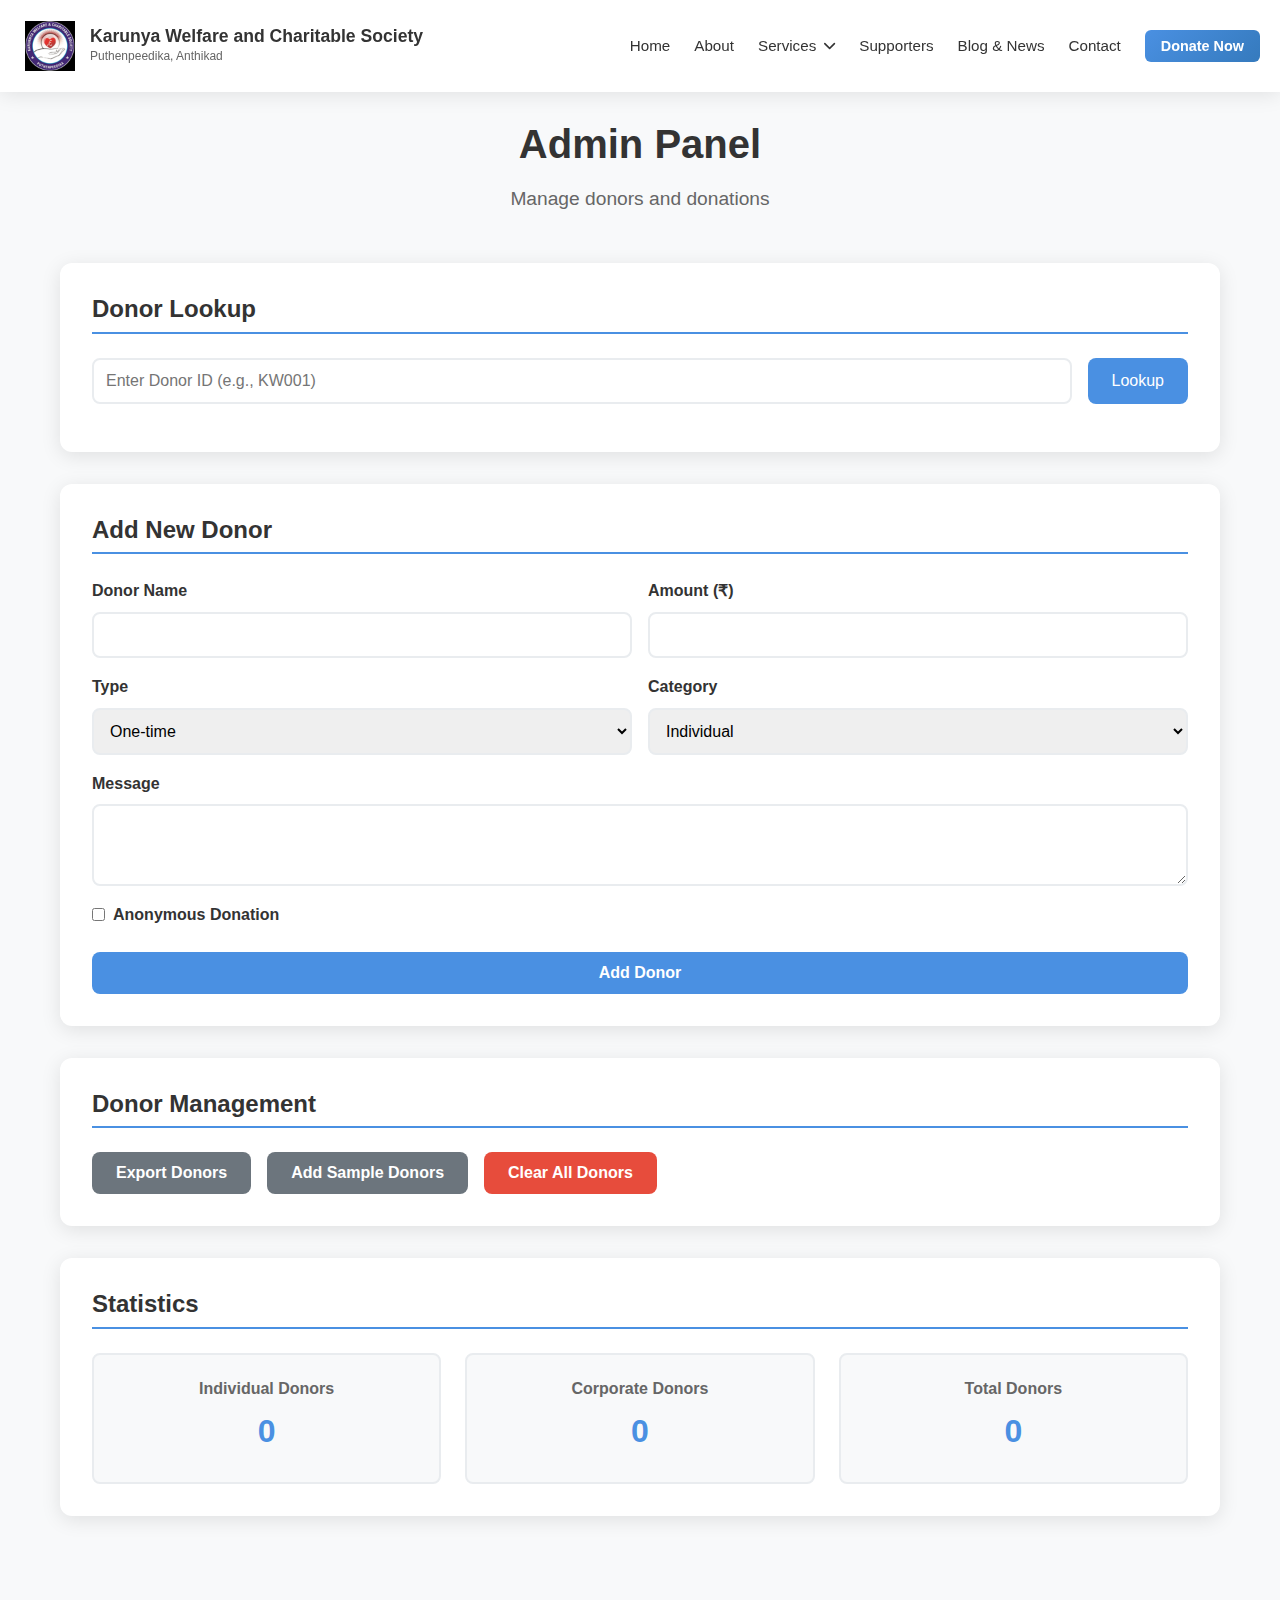
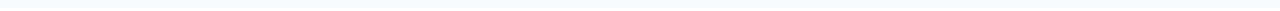
<file: admin.html>
<!DOCTYPE html>
<html lang="en">
<head>
    <meta charset="UTF-8">
    <meta name="viewport" content="width=device-width, initial-scale=1.0">
    <title>Admin Panel - Karunya Welfare and Charitable Society</title>
    <link rel="stylesheet" href="styles.css">
    <link rel="stylesheet" href="https://cdnjs.cloudflare.com/ajax/libs/font-awesome/6.0.0/css/all.min.css">
</head>
<body>
    <!-- Header -->
    <header class="header">
        <nav class="navbar">
            <div class="nav-container">
                <div class="nav-logo">
                    <div class="logo-icon">
                        <img src="images/karunya-logo.png" alt="Karunya Welfare and Charitable Society" class="logo-image">
                    </div>
                    <div class="logo-text">
                        <h2>Karunya Welfare and Charitable Society</h2>
                        <p>Puthenpeedika, Anthikad</p>
                    </div>
                </div>
                <ul class="nav-menu" id="nav-menu">
                    <li><a href="index.html" class="nav-link">Home</a></li>
                    <li><a href="index.html#about" class="nav-link">About</a></li>
                    <li class="dropdown">
                        <a href="index.html#services" class="nav-link dropdown-toggle">Services <i class="fas fa-chevron-down"></i></a>
                        <ul class="dropdown-menu">
                            <li><a href="services/home-care.html" class="dropdown-link">
                                <i class="fas fa-home"></i>
                                <span>Home Care</span>
                            </a></li>
                            <li><a href="services/outpatient-clinic.html" class="dropdown-link">
                                <i class="fas fa-hospital"></i>
                                <span>Outpatient Clinic</span>
                            </a></li>
                            <li><a href="services/hospice-daycare.html" class="dropdown-link">
                                <i class="fas fa-heart"></i>
                                <span>Hospice & Daycare</span>
                            </a></li>
                            <li><a href="services/physiotherapy.html" class="dropdown-link">
                                <i class="fas fa-dumbbell"></i>
                                <span>Physiotherapy</span>
                            </a></li>
                            <li><a href="services/peer-support-groups.html" class="dropdown-link">
                                <i class="fas fa-users"></i>
                                <span>Peer Support Groups</span>
                            </a></li>
                            <li><a href="services/rehabilitation.html" class="dropdown-link">
                                <i class="fas fa-hands-helping"></i>
                                <span>Rehabilitation</span>
                            </a></li>
                        </ul>
                    </li>
                    <li><a href="index.html#donors" class="nav-link">Supporters</a></li>
                    <li><a href="blog.html" class="nav-link">Blog & News</a></li>
                    <li><a href="index.html#contact" class="nav-link">Contact</a></li>
                    <li><a href="donate.html" class="donate-btn">Donate Now</a></li>
                </ul>
                <div class="hamburger" id="hamburger">
                    <span></span>
                    <span></span>
                    <span></span>
                </div>
            </div>
        </nav>
    </header>

    <!-- Admin Panel -->
    <section class="admin-panel" style="padding: 120px 0 60px;">
        <div class="container">
            <div class="admin-header">
                <h1>Admin Panel</h1>
                <p>Manage donors and donations</p>
            </div>

            <!-- Donor Lookup -->
            <div class="admin-section">
                <h2>Donor Lookup</h2>
                <div class="lookup-form">
                    <input type="text" id="donorIdInput" placeholder="Enter Donor ID (e.g., KW001)" class="lookup-input">
                    <button onclick="lookupDonor()" class="lookup-btn">Lookup</button>
                </div>
                <div id="lookupResult" class="lookup-result"></div>
            </div>

            <!-- Add New Donor -->
            <div class="admin-section">
                <h2>Add New Donor</h2>
                <form id="addDonorForm" class="admin-form">
                    <div class="form-row">
                        <div class="form-group">
                            <label for="donorName">Donor Name</label>
                            <input type="text" id="donorName" name="name" required>
                        </div>
                        <div class="form-group">
                            <label for="donorAmount">Amount (₹)</label>
                            <input type="number" id="donorAmount" name="amount" required>
                        </div>
                    </div>
                    <div class="form-row">
                        <div class="form-group">
                            <label for="donorType">Type</label>
                            <select id="donorType" name="type">
                                <option value="one-time">One-time</option>
                                <option value="monthly">Monthly</option>
                            </select>
                        </div>
                        <div class="form-group">
                            <label for="donorCategory">Category</label>
                            <select id="donorCategory" name="category">
                                <option value="individual">Individual</option>
                                <option value="corporate">Corporate</option>
                            </select>
                        </div>
                    </div>
                    <div class="form-group">
                        <label for="donorMessage">Message</label>
                        <textarea id="donorMessage" name="message" rows="3"></textarea>
                    </div>
                    <div class="form-group">
                        <label class="checkbox-label">
                            <input type="checkbox" id="donorAnonymous" name="anonymous">
                            <span class="checkmark"></span>
                            Anonymous Donation
                        </label>
                    </div>
                    <button type="submit" class="admin-btn">Add Donor</button>
                </form>
            </div>

            <!-- Donor Management -->
            <div class="admin-section">
                <h2>Donor Management</h2>
                <div class="admin-actions">
                    <button onclick="exportDonors()" class="admin-btn secondary">Export Donors</button>
                    <button onclick="addSampleDonors()" class="admin-btn secondary">Add Sample Donors</button>
                    <button onclick="clearAllDonors()" class="admin-btn danger">Clear All Donors</button>
                </div>
            </div>

            <!-- Donor Statistics -->
            <div class="admin-section">
                <h2>Statistics</h2>
                <div class="stats-grid">
                    <div class="stat-card">
                        <h3>Individual Donors</h3>
                        <span class="stat-number" id="individualCount">0</span>
                    </div>
                    <div class="stat-card">
                        <h3>Corporate Donors</h3>
                        <span class="stat-number" id="corporateCount">0</span>
                    </div>
                    <div class="stat-card">
                        <h3>Total Donors</h3>
                        <span class="stat-number" id="totalCount">0</span>
                    </div>
                </div>
            </div>
        </div>
    </section>

    <script src="script.js"></script>
    <script>
        // Admin-specific functions
        function lookupDonor() {
            const donorId = document.getElementById('donorIdInput').value.trim();
            const resultDiv = document.getElementById('lookupResult');
            
            if (!donorId) {
                resultDiv.innerHTML = '<div class="error">Please enter a donor ID</div>';
                return;
            }

            const donors = donorManager.donors;
            let foundDonor = null;
            
            // Search in individual donors
            foundDonor = donors.individual.find(donor => donor.id === donorId);
            if (!foundDonor) {
                // Search in corporate donors
                foundDonor = donors.corporate.find(donor => donor.id === donorId);
            }

            if (foundDonor) {
                resultDiv.innerHTML = `
                    <div class="donor-details">
                        <h3>Donor Details</h3>
                        <div class="detail-row">
                            <strong>Name:</strong> ${foundDonor.name}
                        </div>
                        <div class="detail-row">
                            <strong>ID:</strong> ${foundDonor.id}
                        </div>
                        <div class="detail-row">
                            <strong>Amount:</strong> ₹${foundDonor.amount.toLocaleString()}
                        </div>
                        <div class="detail-row">
                            <strong>Type:</strong> ${foundDonor.type === 'monthly' ? 'Monthly' : 'One-time'}
                        </div>
                        <div class="detail-row">
                            <strong>Date:</strong> ${foundDonor.date}
                        </div>
                        <div class="detail-row">
                            <strong>Message:</strong> "${foundDonor.message}"
                        </div>
                    </div>
                `;
            } else {
                resultDiv.innerHTML = '<div class="error">Donor not found</div>';
            }
        }

        function clearAllDonors() {
            if (confirm('Are you sure you want to clear all donors? This action cannot be undone.')) {
                donorManager.donors = {
                    individual: [],
                    corporate: [],
                    stats: {
                        individualCount: 0,
                        corporateCount: 0,
                        totalIndividual: 0,
                        totalCorporate: 0
                    }
                };
                donorManager.saveDonors();
                donorManager.updateDonorLists();
                updateAdminStats();
                alert('All donors have been cleared.');
            }
        }

        function updateAdminStats() {
            const stats = donorManager.donors.stats;
            document.getElementById('individualCount').textContent = stats.individualCount;
            document.getElementById('corporateCount').textContent = stats.corporateCount;
            document.getElementById('totalCount').textContent = stats.individualCount + stats.corporateCount;
        }

        // Handle add donor form
        document.getElementById('addDonorForm').addEventListener('submit', function(e) {
            e.preventDefault();
            
            const formData = new FormData(this);
            const donorData = {
                name: formData.get('name'),
                amount: formData.get('amount'),
                message: formData.get('message'),
                type: formData.get('type'),
                anonymous: document.getElementById('donorAnonymous').checked,
                isCorporate: formData.get('category') === 'corporate'
            };

            donorManager.addDonor(donorData);
            updateAdminStats();
            
            // Reset form
            this.reset();
            
            alert(`Donor added successfully! Donor ID: ${donorManager.donors[donorData.isCorporate ? 'corporate' : 'individual'][0].id}`);
        });

        // Initialize admin panel
        document.addEventListener('DOMContentLoaded', function() {
            updateAdminStats();
        });
    </script>
</body>
</html>
</file>
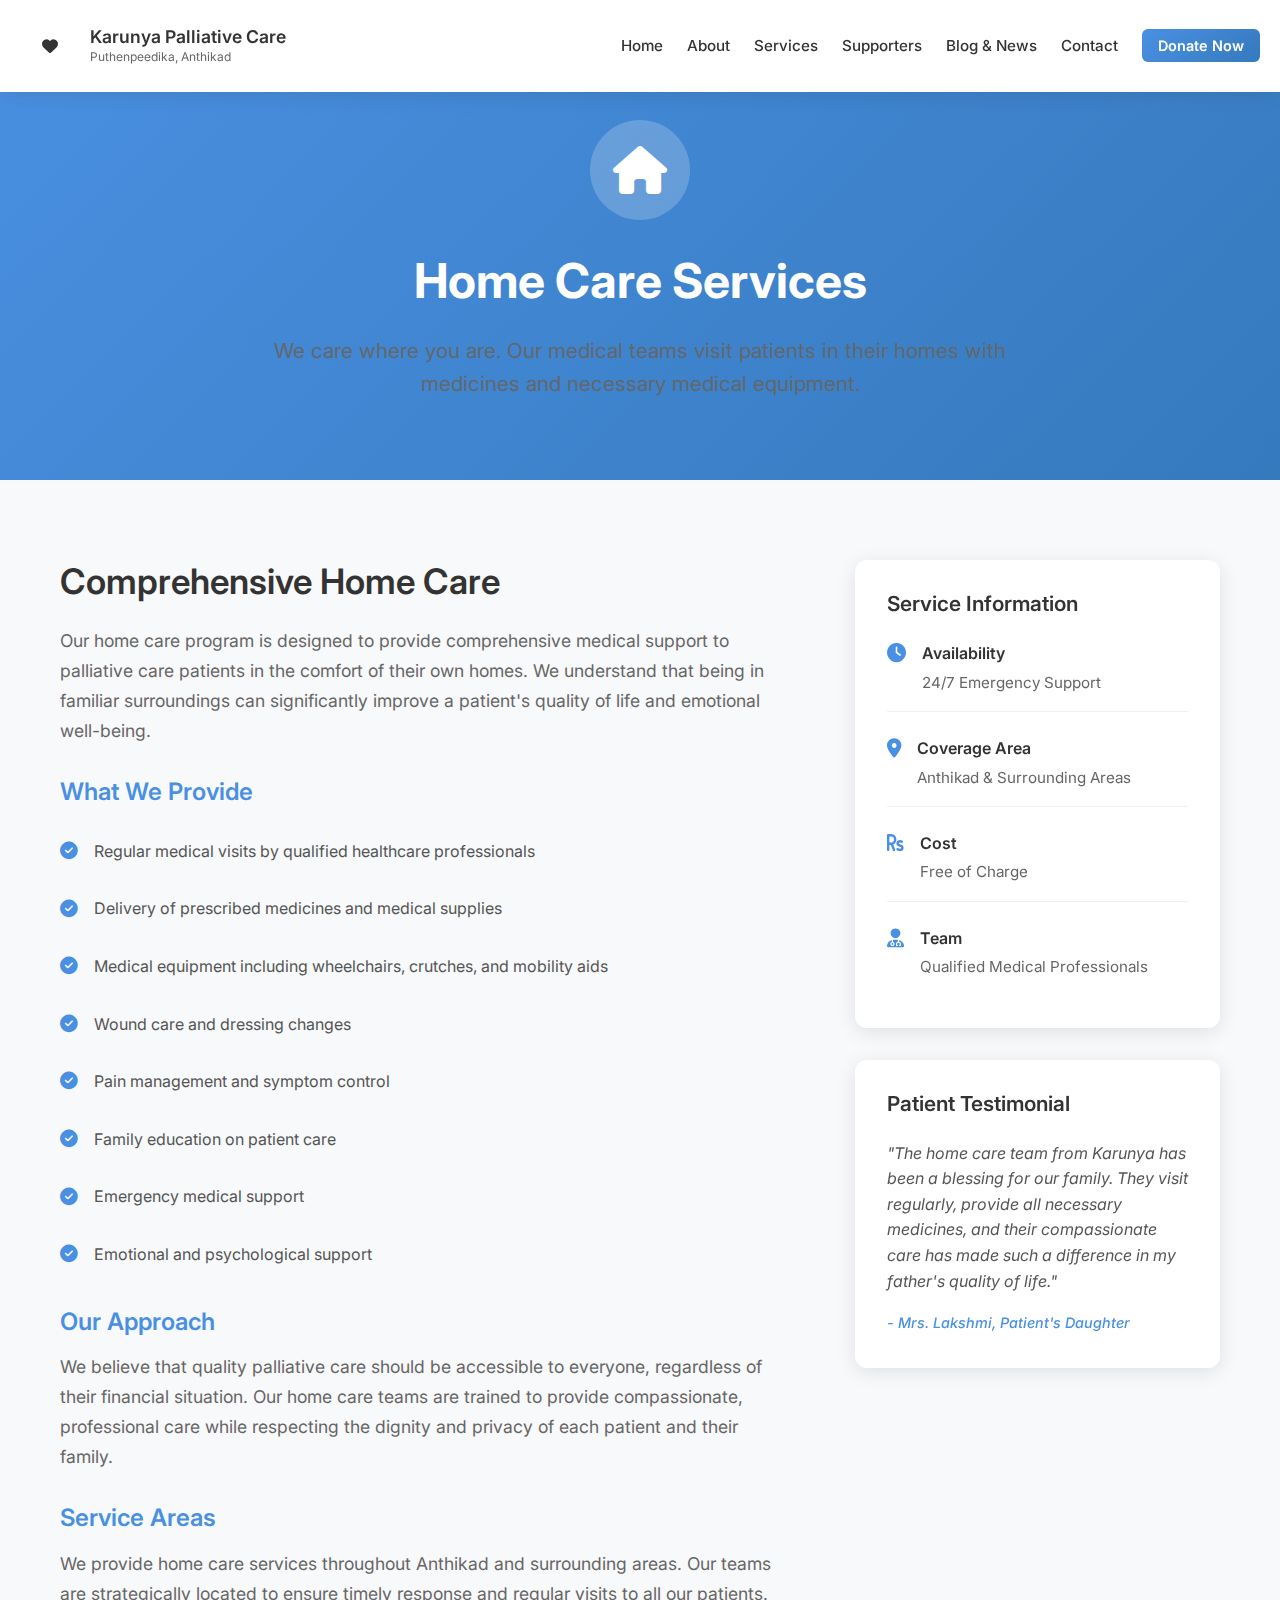
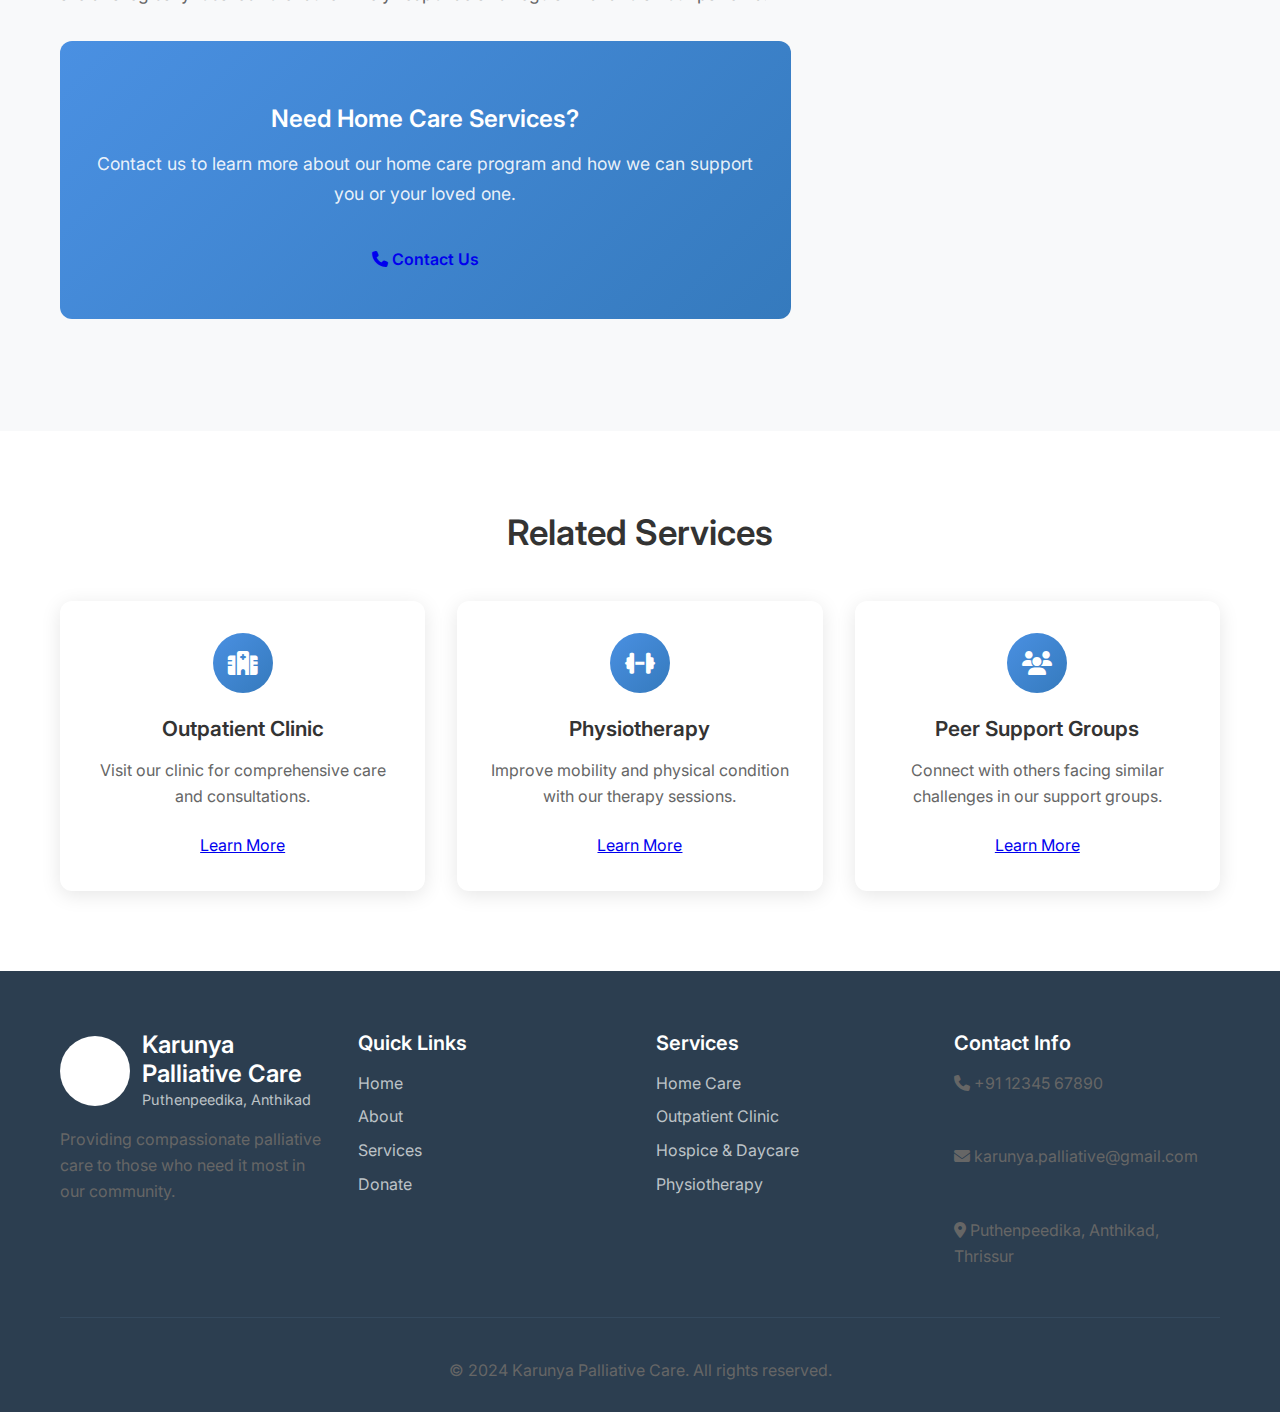
<file: services/home-care.html>
<!DOCTYPE html>
<html lang="en">
<head>
    <meta charset="UTF-8">
    <meta name="viewport" content="width=device-width, initial-scale=1.0">
    <title>Home Care - Karunya Palliative Care</title>
    <meta name="description" content="Professional home care services for palliative patients in Anthikad. Our medical teams visit patients at home with medicines and equipment.">
    <link rel="stylesheet" href="../styles.css">
    <link href="https://fonts.googleapis.com/css2?family=Inter:wght@300;400;500;600;700;800&display=swap" rel="stylesheet">
    <link rel="stylesheet" href="https://cdnjs.cloudflare.com/ajax/libs/font-awesome/6.4.0/css/all.min.css">
    <link rel="preconnect" href="https://fonts.googleapis.com">
    <link rel="preconnect" href="https://fonts.gstatic.com" crossorigin>
</head>
<body>
    <!-- Header -->
    <header class="header">
        <nav class="navbar">
            <div class="nav-container">
                <div class="nav-logo">
                    <div class="logo-icon">
                        <i class="fas fa-heart"></i>
                    </div>
                    <div class="logo-text">
                        <h2>Karunya Palliative Care</h2>
                        <p>Puthenpeedika, Anthikad</p>
                    </div>
                </div>
                <ul class="nav-menu" id="nav-menu">
                    <li><a href="../index.html" class="nav-link">Home</a></li>
                    <li><a href="../index.html#about" class="nav-link">About</a></li>
                    <li><a href="../index.html#services" class="nav-link">Services</a></li>
                    <li><a href="../index.html#donors" class="nav-link">Supporters</a></li>
                    <li><a href="../blog.html" class="nav-link">Blog & News</a></li>
                    <li><a href="../index.html#contact" class="nav-link">Contact</a></li>
                    <li><a href="../donate.html" class="donate-btn">Donate Now</a></li>
                </ul>
                <div class="hamburger" id="hamburger">
                    <span></span>
                    <span></span>
                    <span></span>
                </div>
            </div>
        </nav>
    </header>

    <!-- Service Hero Section -->
    <section class="service-hero">
        <div class="container">
            <div class="service-hero-content">
                <div class="service-icon-large">
                    <i class="fas fa-home"></i>
                </div>
                <h1>Home Care Services</h1>
                <p class="service-hero-subtitle">We care where you are. Our medical teams visit patients in their homes with medicines and necessary medical equipment.</p>
            </div>
        </div>
    </section>

    <!-- Service Details -->
    <section class="service-details">
        <div class="container">
            <div class="service-content-grid">
                <div class="service-main-content">
                    <h2>Comprehensive Home Care</h2>
                    <p>Our home care program is designed to provide comprehensive medical support to palliative care patients in the comfort of their own homes. We understand that being in familiar surroundings can significantly improve a patient's quality of life and emotional well-being.</p>
                    
                    <h3>What We Provide</h3>
                    <ul class="service-features-list">
                        <li><i class="fas fa-check-circle"></i> Regular medical visits by qualified healthcare professionals</li>
                        <li><i class="fas fa-check-circle"></i> Delivery of prescribed medicines and medical supplies</li>
                        <li><i class="fas fa-check-circle"></i> Medical equipment including wheelchairs, crutches, and mobility aids</li>
                        <li><i class="fas fa-check-circle"></i> Wound care and dressing changes</li>
                        <li><i class="fas fa-check-circle"></i> Pain management and symptom control</li>
                        <li><i class="fas fa-check-circle"></i> Family education on patient care</li>
                        <li><i class="fas fa-check-circle"></i> Emergency medical support</li>
                        <li><i class="fas fa-check-circle"></i> Emotional and psychological support</li>
                    </ul>

                    <h3>Our Approach</h3>
                    <p>We believe that quality palliative care should be accessible to everyone, regardless of their financial situation. Our home care teams are trained to provide compassionate, professional care while respecting the dignity and privacy of each patient and their family.</p>

                    <h3>Service Areas</h3>
                    <p>We provide home care services throughout Anthikad and surrounding areas. Our teams are strategically located to ensure timely response and regular visits to all our patients.</p>

                    <div class="service-cta">
                        <h3>Need Home Care Services?</h3>
                        <p>Contact us to learn more about our home care program and how we can support you or your loved one.</p>
                        <a href="../index.html#contact" class="cta-button">
                            <i class="fas fa-phone"></i>
                            Contact Us
                        </a>
                    </div>
                </div>

                <div class="service-sidebar">
                    <div class="service-info-card">
                        <h3>Service Information</h3>
                        <div class="info-item">
                            <i class="fas fa-clock"></i>
                            <div>
                                <strong>Availability</strong>
                                <p>24/7 Emergency Support</p>
                            </div>
                        </div>
                        <div class="info-item">
                            <i class="fas fa-map-marker-alt"></i>
                            <div>
                                <strong>Coverage Area</strong>
                                <p>Anthikad & Surrounding Areas</p>
                            </div>
                        </div>
                        <div class="info-item">
                            <i class="fas fa-rupee-sign"></i>
                            <div>
                                <strong>Cost</strong>
                                <p>Free of Charge</p>
                            </div>
                        </div>
                        <div class="info-item">
                            <i class="fas fa-user-md"></i>
                            <div>
                                <strong>Team</strong>
                                <p>Qualified Medical Professionals</p>
                            </div>
                        </div>
                    </div>

                    <div class="service-testimonial">
                        <h3>Patient Testimonial</h3>
                        <blockquote>
                            "The home care team from Karunya has been a blessing for our family. They visit regularly, provide all necessary medicines, and their compassionate care has made such a difference in my father's quality of life."
                        </blockquote>
                        <cite>- Mrs. Lakshmi, Patient's Daughter</cite>
                    </div>
                </div>
            </div>
        </div>
    </section>

    <!-- Related Services -->
    <section class="related-services">
        <div class="container">
            <h2>Related Services</h2>
            <div class="services-grid">
                <div class="service-card">
                    <div class="service-icon">
                        <i class="fas fa-hospital"></i>
                    </div>
                    <h3>Outpatient Clinic</h3>
                    <p>Visit our clinic for comprehensive care and consultations.</p>
                    <a href="outpatient-clinic.html" class="service-link">Learn More</a>
                </div>
                <div class="service-card">
                    <div class="service-icon">
                        <i class="fas fa-dumbbell"></i>
                    </div>
                    <h3>Physiotherapy</h3>
                    <p>Improve mobility and physical condition with our therapy sessions.</p>
                    <a href="physiotherapy.html" class="service-link">Learn More</a>
                </div>
                <div class="service-card">
                    <div class="service-icon">
                        <i class="fas fa-users"></i>
                    </div>
                    <h3>Peer Support Groups</h3>
                    <p>Connect with others facing similar challenges in our support groups.</p>
                    <a href="peer-support-groups.html" class="service-link">Learn More</a>
                </div>
            </div>
        </div>
    </section>

    <!-- Footer -->
    <footer class="footer">
        <div class="container">
            <div class="footer-content">
                <div class="footer-section">
                    <div class="footer-logo">
                        <div class="logo-icon">
                            <i class="fas fa-heart"></i>
                        </div>
                        <div class="logo-text">
                            <h3>Karunya Palliative Care</h3>
                            <p>Puthenpeedika, Anthikad</p>
                        </div>
                    </div>
                    <p>Providing compassionate palliative care to those who need it most in our community.</p>
                </div>
                <div class="footer-section">
                    <h4>Quick Links</h4>
                    <ul>
                        <li><a href="../index.html">Home</a></li>
                        <li><a href="../index.html#about">About</a></li>
                        <li><a href="../index.html#services">Services</a></li>
                        <li><a href="../donate.html">Donate</a></li>
                    </ul>
                </div>
                <div class="footer-section">
                    <h4>Services</h4>
                    <ul>
                        <li><a href="home-care.html">Home Care</a></li>
                        <li><a href="outpatient-clinic.html">Outpatient Clinic</a></li>
                        <li><a href="hospice-daycare.html">Hospice & Daycare</a></li>
                        <li><a href="physiotherapy.html">Physiotherapy</a></li>
                    </ul>
                </div>
                <div class="footer-section">
                    <h4>Contact Info</h4>
                    <div class="contact-info">
                        <p><i class="fas fa-phone"></i> +91 12345 67890</p>
                        <p><i class="fas fa-envelope"></i> karunya.palliative@gmail.com</p>
                        <p><i class="fas fa-map-marker-alt"></i> Puthenpeedika, Anthikad, Thrissur</p>
                    </div>
                </div>
            </div>
            <div class="footer-bottom">
                <p>&copy; 2024 Karunya Palliative Care. All rights reserved.</p>
            </div>
        </div>
    </footer>

    <script src="../script.js"></script>
</body>
</html>
</file>
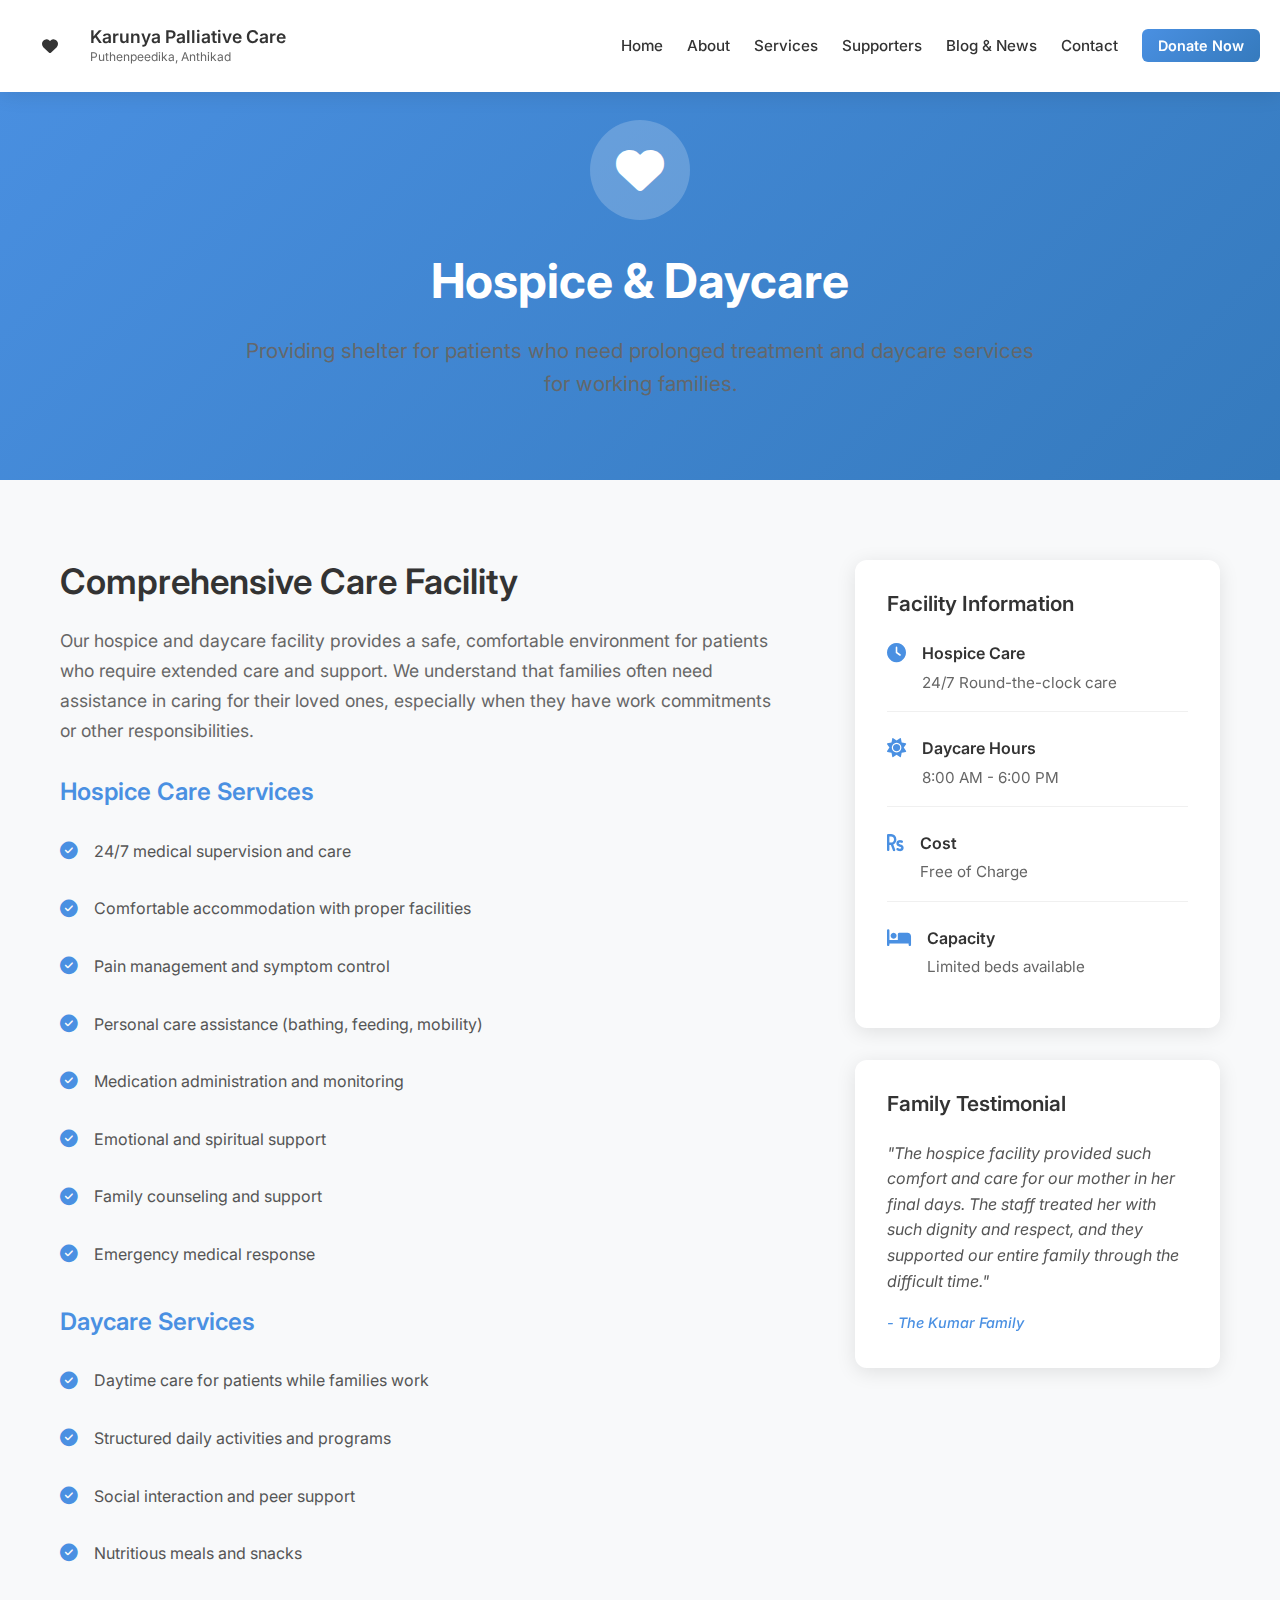
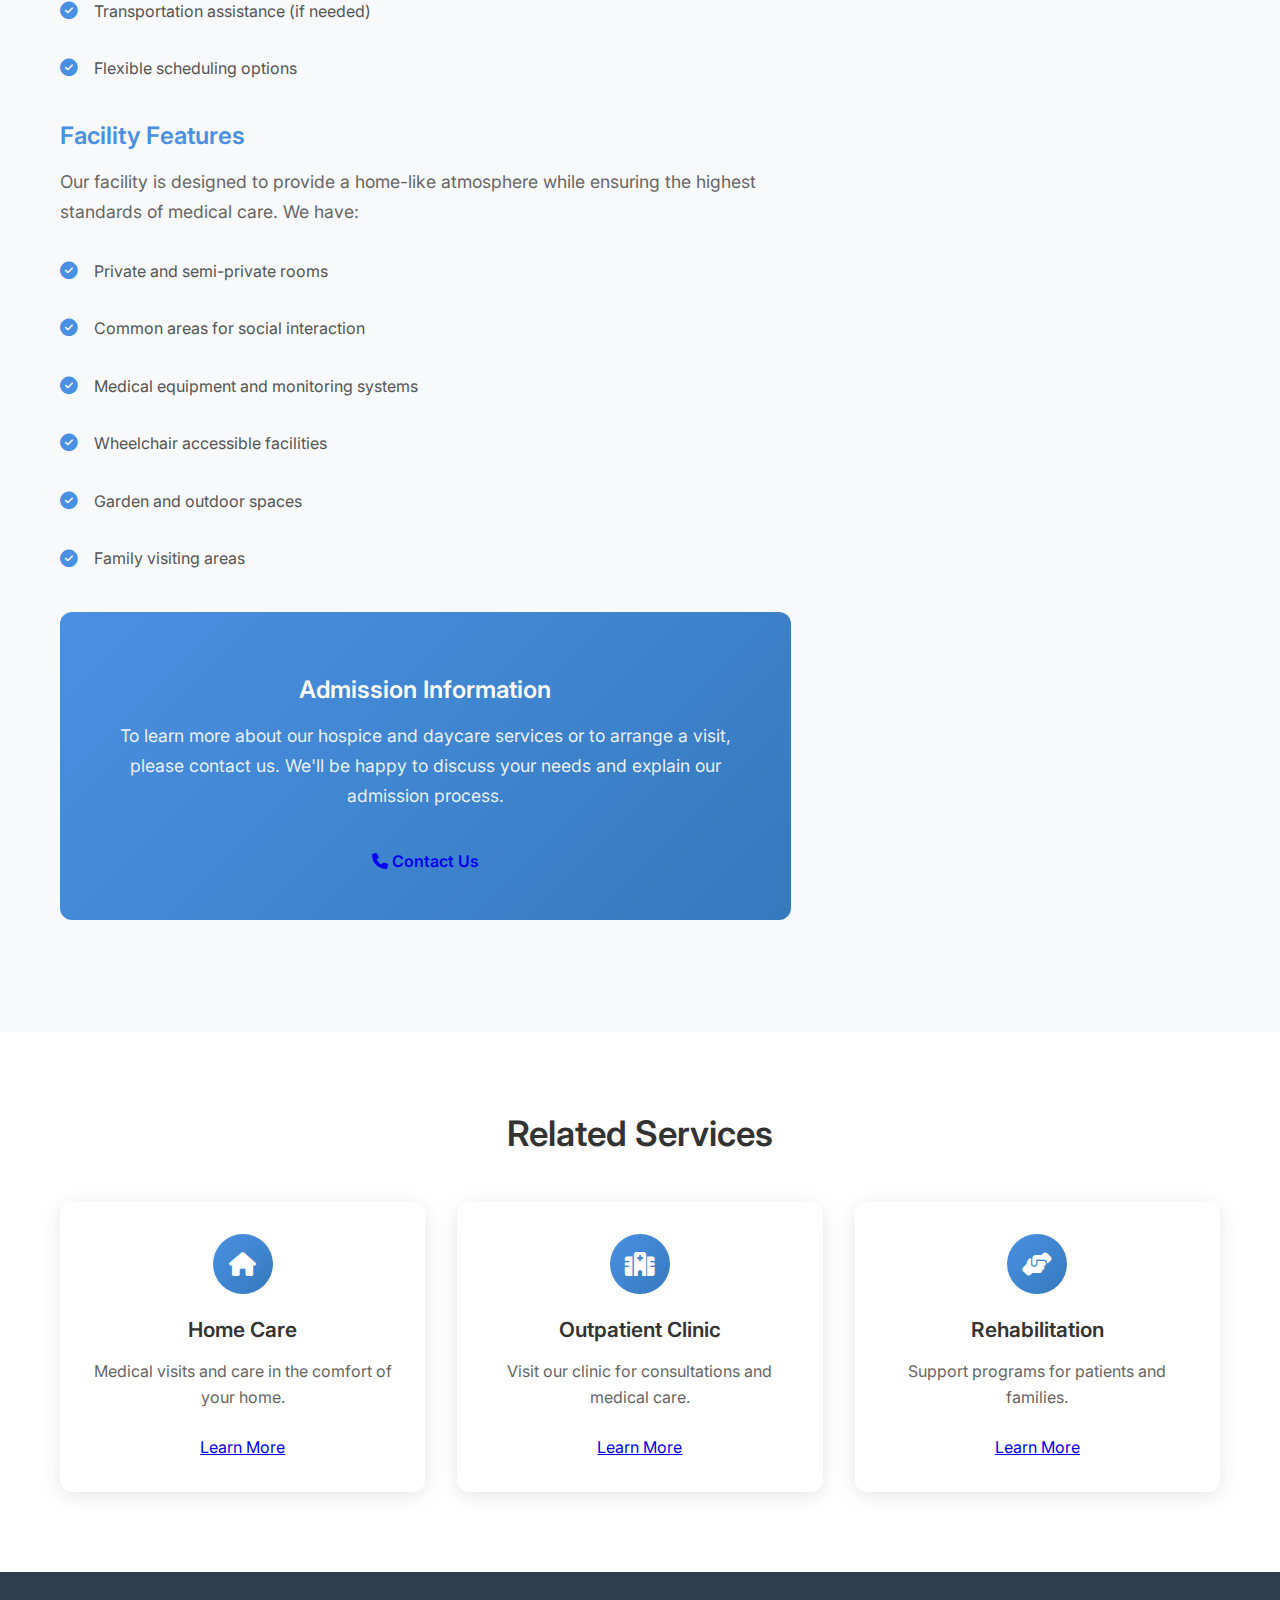
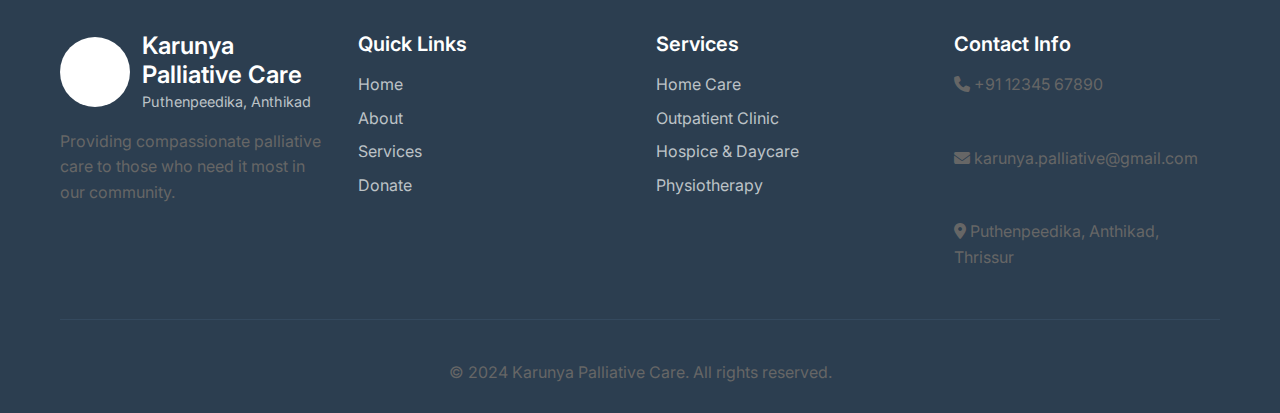
<file: services/hospice-daycare.html>
<!DOCTYPE html>
<html lang="en">
<head>
    <meta charset="UTF-8">
    <meta name="viewport" content="width=device-width, initial-scale=1.0">
    <title>Hospice & Daycare - Karunya Palliative Care</title>
    <meta name="description" content="24/7 hospice care facility and daycare services for palliative patients. Providing shelter and comprehensive care for families in need.">
    <link rel="stylesheet" href="../styles.css">
    <link href="https://fonts.googleapis.com/css2?family=Inter:wght@300;400;500;600;700;800&display=swap" rel="stylesheet">
    <link rel="stylesheet" href="https://cdnjs.cloudflare.com/ajax/libs/font-awesome/6.4.0/css/all.min.css">
    <link rel="preconnect" href="https://fonts.googleapis.com">
    <link rel="preconnect" href="https://fonts.gstatic.com" crossorigin>
</head>
<body>
    <!-- Header -->
    <header class="header">
        <nav class="navbar">
            <div class="nav-container">
                <div class="nav-logo">
                    <div class="logo-icon">
                        <i class="fas fa-heart"></i>
                    </div>
                    <div class="logo-text">
                        <h2>Karunya Palliative Care</h2>
                        <p>Puthenpeedika, Anthikad</p>
                    </div>
                </div>
                <ul class="nav-menu" id="nav-menu">
                    <li><a href="../index.html" class="nav-link">Home</a></li>
                    <li><a href="../index.html#about" class="nav-link">About</a></li>
                    <li><a href="../index.html#services" class="nav-link">Services</a></li>
                    <li><a href="../index.html#donors" class="nav-link">Supporters</a></li>
                    <li><a href="../blog.html" class="nav-link">Blog & News</a></li>
                    <li><a href="../index.html#contact" class="nav-link">Contact</a></li>
                    <li><a href="../donate.html" class="donate-btn">Donate Now</a></li>
                </ul>
                <div class="hamburger" id="hamburger">
                    <span></span>
                    <span></span>
                    <span></span>
                </div>
            </div>
        </nav>
    </header>

    <!-- Service Hero Section -->
    <section class="service-hero">
        <div class="container">
            <div class="service-hero-content">
                <div class="service-icon-large">
                    <i class="fas fa-heart"></i>
                </div>
                <h1>Hospice & Daycare</h1>
                <p class="service-hero-subtitle">Providing shelter for patients who need prolonged treatment and daycare services for working families.</p>
            </div>
        </div>
    </section>

    <!-- Service Details -->
    <section class="service-details">
        <div class="container">
            <div class="service-content-grid">
                <div class="service-main-content">
                    <h2>Comprehensive Care Facility</h2>
                    <p>Our hospice and daycare facility provides a safe, comfortable environment for patients who require extended care and support. We understand that families often need assistance in caring for their loved ones, especially when they have work commitments or other responsibilities.</p>
                    
                    <h3>Hospice Care Services</h3>
                    <ul class="service-features-list">
                        <li><i class="fas fa-check-circle"></i> 24/7 medical supervision and care</li>
                        <li><i class="fas fa-check-circle"></i> Comfortable accommodation with proper facilities</li>
                        <li><i class="fas fa-check-circle"></i> Pain management and symptom control</li>
                        <li><i class="fas fa-check-circle"></i> Personal care assistance (bathing, feeding, mobility)</li>
                        <li><i class="fas fa-check-circle"></i> Medication administration and monitoring</li>
                        <li><i class="fas fa-check-circle"></i> Emotional and spiritual support</li>
                        <li><i class="fas fa-check-circle"></i> Family counseling and support</li>
                        <li><i class="fas fa-check-circle"></i> Emergency medical response</li>
                    </ul>

                    <h3>Daycare Services</h3>
                    <ul class="service-features-list">
                        <li><i class="fas fa-check-circle"></i> Daytime care for patients while families work</li>
                        <li><i class="fas fa-check-circle"></i> Structured daily activities and programs</li>
                        <li><i class="fas fa-check-circle"></i> Social interaction and peer support</li>
                        <li><i class="fas fa-check-circle"></i> Nutritious meals and snacks</li>
                        <li><i class="fas fa-check-circle"></i> Transportation assistance (if needed)</li>
                        <li><i class="fas fa-check-circle"></i> Flexible scheduling options</li>
                    </ul>

                    <h3>Facility Features</h3>
                    <p>Our facility is designed to provide a home-like atmosphere while ensuring the highest standards of medical care. We have:</p>
                    <ul class="service-features-list">
                        <li><i class="fas fa-check-circle"></i> Private and semi-private rooms</li>
                        <li><i class="fas fa-check-circle"></i> Common areas for social interaction</li>
                        <li><i class="fas fa-check-circle"></i> Medical equipment and monitoring systems</li>
                        <li><i class="fas fa-check-circle"></i> Wheelchair accessible facilities</li>
                        <li><i class="fas fa-check-circle"></i> Garden and outdoor spaces</li>
                        <li><i class="fas fa-check-circle"></i> Family visiting areas</li>
                    </ul>

                    <div class="service-cta">
                        <h3>Admission Information</h3>
                        <p>To learn more about our hospice and daycare services or to arrange a visit, please contact us. We'll be happy to discuss your needs and explain our admission process.</p>
                        <a href="../index.html#contact" class="cta-button">
                            <i class="fas fa-phone"></i>
                            Contact Us
                        </a>
                    </div>
                </div>

                <div class="service-sidebar">
                    <div class="service-info-card">
                        <h3>Facility Information</h3>
                        <div class="info-item">
                            <i class="fas fa-clock"></i>
                            <div>
                                <strong>Hospice Care</strong>
                                <p>24/7 Round-the-clock care</p>
                            </div>
                        </div>
                        <div class="info-item">
                            <i class="fas fa-sun"></i>
                            <div>
                                <strong>Daycare Hours</strong>
                                <p>8:00 AM - 6:00 PM</p>
                            </div>
                        </div>
                        <div class="info-item">
                            <i class="fas fa-rupee-sign"></i>
                            <div>
                                <strong>Cost</strong>
                                <p>Free of Charge</p>
                            </div>
                        </div>
                        <div class="info-item">
                            <i class="fas fa-bed"></i>
                            <div>
                                <strong>Capacity</strong>
                                <p>Limited beds available</p>
                            </div>
                        </div>
                    </div>

                    <div class="service-testimonial">
                        <h3>Family Testimonial</h3>
                        <blockquote>
                            "The hospice facility provided such comfort and care for our mother in her final days. The staff treated her with such dignity and respect, and they supported our entire family through the difficult time."
                        </blockquote>
                        <cite>- The Kumar Family</cite>
                    </div>
                </div>
            </div>
        </div>
    </section>

    <!-- Related Services -->
    <section class="related-services">
        <div class="container">
            <h2>Related Services</h2>
            <div class="services-grid">
                <div class="service-card">
                    <div class="service-icon">
                        <i class="fas fa-home"></i>
                    </div>
                    <h3>Home Care</h3>
                    <p>Medical visits and care in the comfort of your home.</p>
                    <a href="home-care.html" class="service-link">Learn More</a>
                </div>
                <div class="service-card">
                    <div class="service-icon">
                        <i class="fas fa-hospital"></i>
                    </div>
                    <h3>Outpatient Clinic</h3>
                    <p>Visit our clinic for consultations and medical care.</p>
                    <a href="outpatient-clinic.html" class="service-link">Learn More</a>
                </div>
                <div class="service-card">
                    <div class="service-icon">
                        <i class="fas fa-hands-helping"></i>
                    </div>
                    <h3>Rehabilitation</h3>
                    <p>Support programs for patients and families.</p>
                    <a href="rehabilitation.html" class="service-link">Learn More</a>
                </div>
            </div>
        </div>
    </section>

    <!-- Footer -->
    <footer class="footer">
        <div class="container">
            <div class="footer-content">
                <div class="footer-section">
                    <div class="footer-logo">
                        <div class="logo-icon">
                            <i class="fas fa-heart"></i>
                        </div>
                        <div class="logo-text">
                            <h3>Karunya Palliative Care</h3>
                            <p>Puthenpeedika, Anthikad</p>
                        </div>
                    </div>
                    <p>Providing compassionate palliative care to those who need it most in our community.</p>
                </div>
                <div class="footer-section">
                    <h4>Quick Links</h4>
                    <ul>
                        <li><a href="../index.html">Home</a></li>
                        <li><a href="../index.html#about">About</a></li>
                        <li><a href="../index.html#services">Services</a></li>
                        <li><a href="../donate.html">Donate</a></li>
                    </ul>
                </div>
                <div class="footer-section">
                    <h4>Services</h4>
                    <ul>
                        <li><a href="home-care.html">Home Care</a></li>
                        <li><a href="outpatient-clinic.html">Outpatient Clinic</a></li>
                        <li><a href="hospice-daycare.html">Hospice & Daycare</a></li>
                        <li><a href="physiotherapy.html">Physiotherapy</a></li>
                    </ul>
                </div>
                <div class="footer-section">
                    <h4>Contact Info</h4>
                    <div class="contact-info">
                        <p><i class="fas fa-phone"></i> +91 12345 67890</p>
                        <p><i class="fas fa-envelope"></i> karunya.palliative@gmail.com</p>
                        <p><i class="fas fa-map-marker-alt"></i> Puthenpeedika, Anthikad, Thrissur</p>
                    </div>
                </div>
            </div>
            <div class="footer-bottom">
                <p>&copy; 2024 Karunya Palliative Care. All rights reserved.</p>
            </div>
        </div>
    </footer>

    <script src="../script.js"></script>
</body>
</html>
</file>
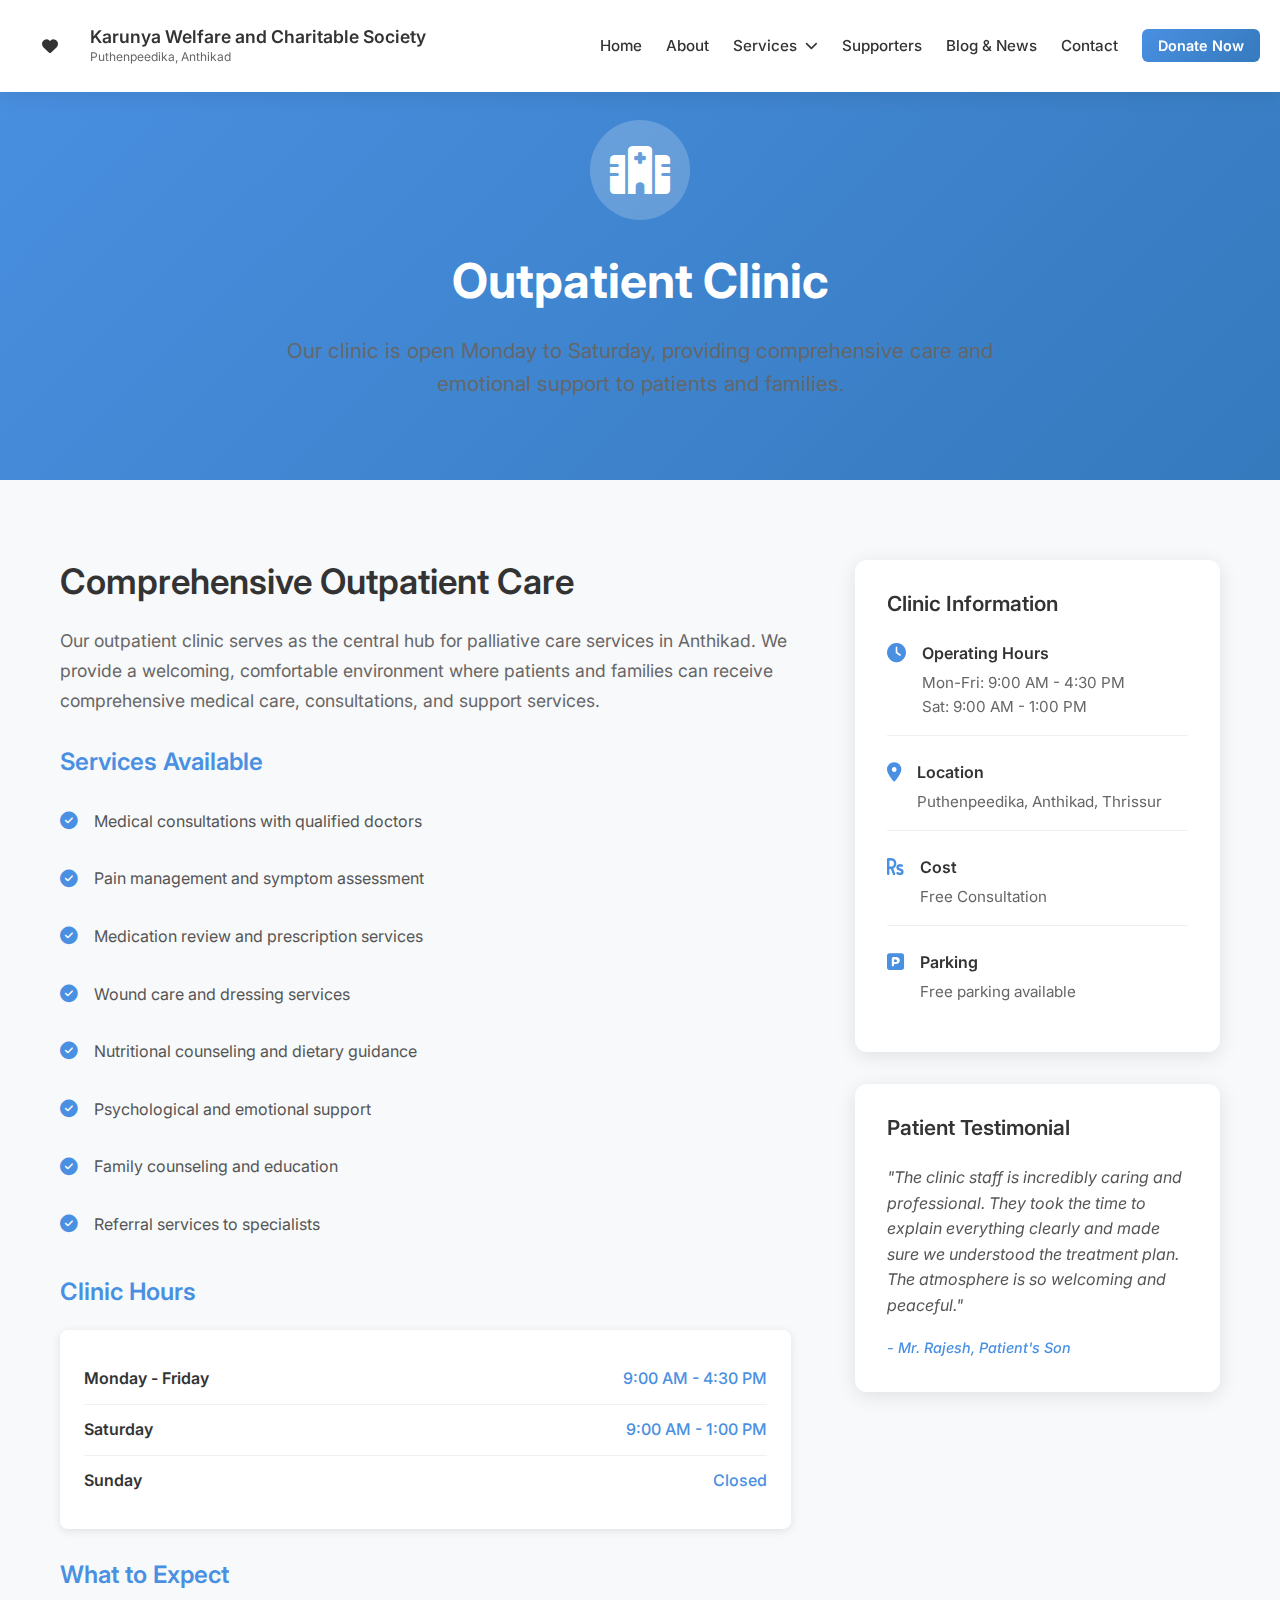
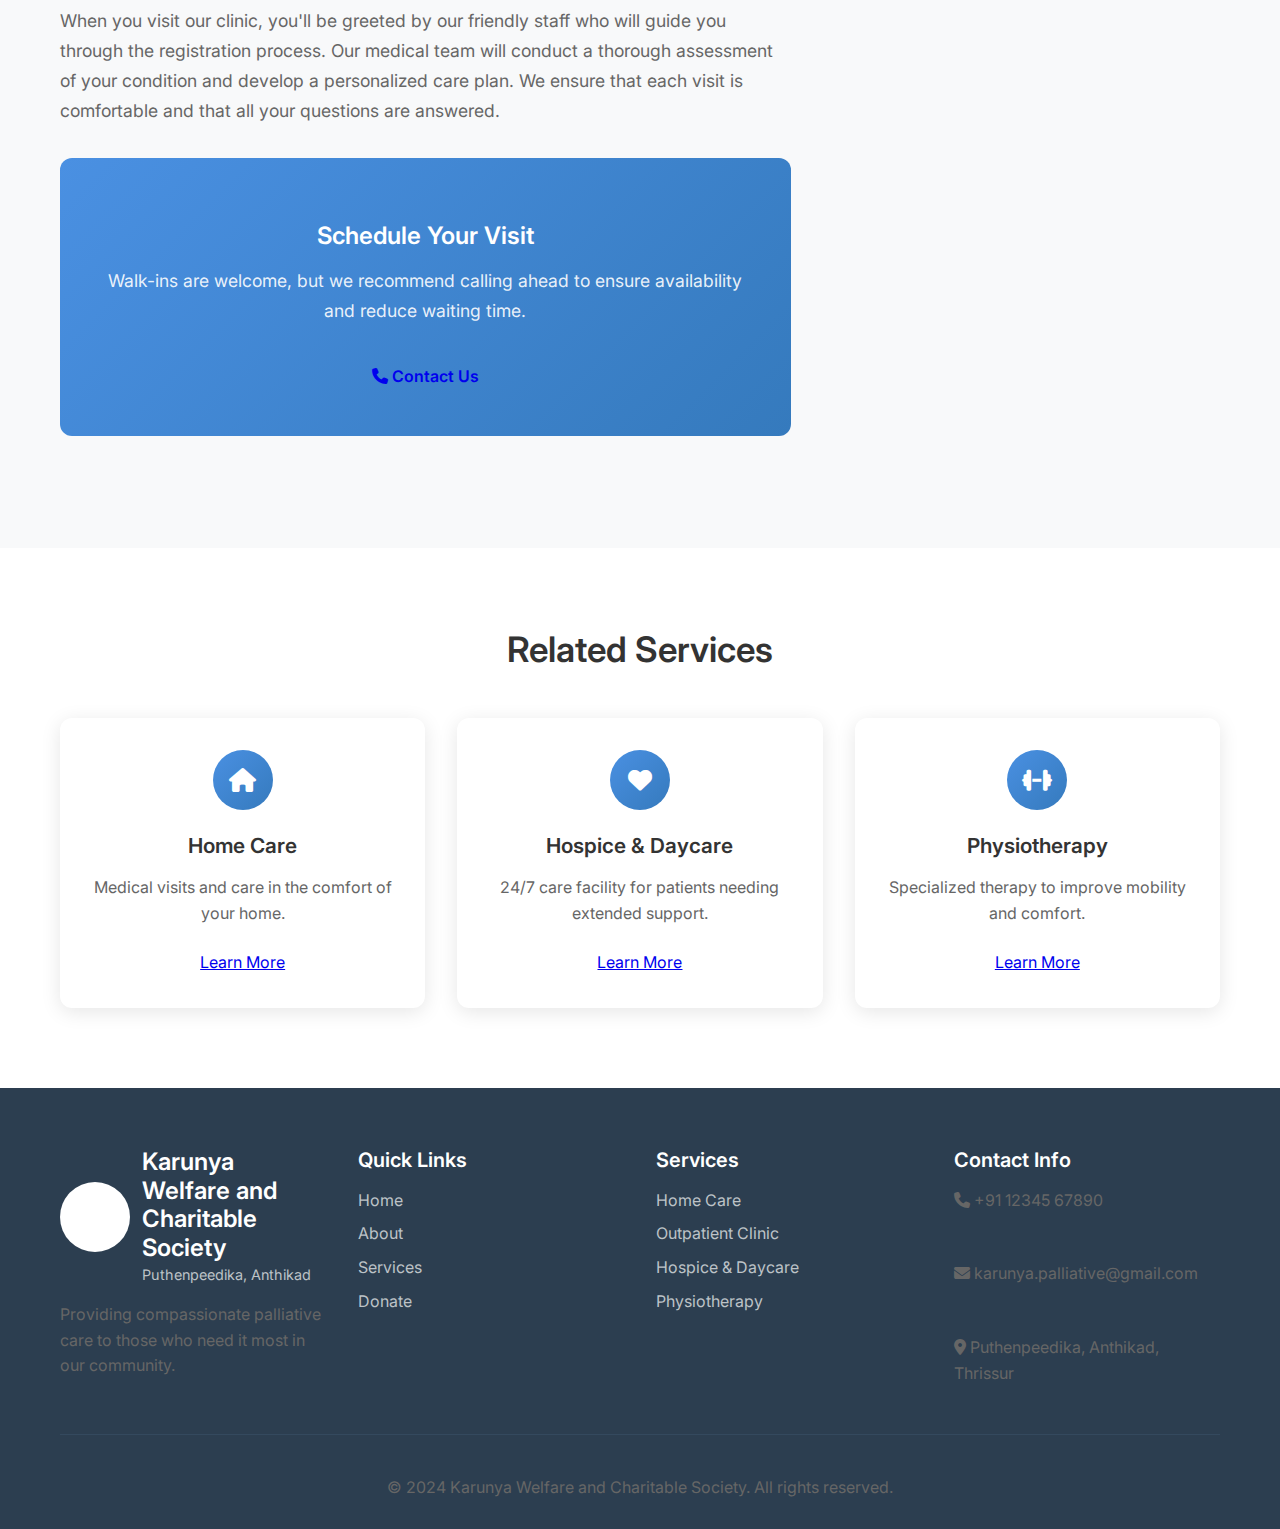
<file: services/outpatient-clinic.html>
<!DOCTYPE html>
<html lang="en">
<head>
    <meta charset="UTF-8">
    <meta name="viewport" content="width=device-width, initial-scale=1.0">
    <title>Outpatient Clinic - Karunya Welfare and Charitable Society</title>
    <meta name="description" content="Visit our outpatient clinic for comprehensive palliative care services. Open Monday to Saturday with qualified medical professionals.">
    <link rel="stylesheet" href="../styles.css">
    <link href="https://fonts.googleapis.com/css2?family=Inter:wght@300;400;500;600;700;800&display=swap" rel="stylesheet">
    <link rel="stylesheet" href="https://cdnjs.cloudflare.com/ajax/libs/font-awesome/6.4.0/css/all.min.css">
    <link rel="preconnect" href="https://fonts.googleapis.com">
    <link rel="preconnect" href="https://fonts.gstatic.com" crossorigin>
</head>
<body>
    <!-- Header -->
    <header class="header">
        <nav class="navbar">
            <div class="nav-container">
                <div class="nav-logo">
                    <div class="logo-icon">
                        <i class="fas fa-heart"></i>
                    </div>
                    <div class="logo-text">
                        <h2>Karunya Welfare and Charitable Society</h2>
                        <p>Puthenpeedika, Anthikad</p>
                    </div>
                </div>
                <ul class="nav-menu" id="nav-menu">
                    <li><a href="../index.html" class="nav-link">Home</a></li>
                    <li><a href="../index.html#about" class="nav-link">About</a></li>
                    <li class="dropdown">
                        <a href="../index.html#services" class="nav-link dropdown-toggle">Services <i class="fas fa-chevron-down"></i></a>
                        <ul class="dropdown-menu">
                            <li><a href="home-care.html" class="dropdown-link">
                                <i class="fas fa-home"></i>
                                <span>Home Care</span>
                            </a></li>
                            <li><a href="outpatient-clinic.html" class="dropdown-link active">
                                <i class="fas fa-hospital"></i>
                                <span>Outpatient Clinic</span>
                            </a></li>
                            <li><a href="hospice-daycare.html" class="dropdown-link">
                                <i class="fas fa-heart"></i>
                                <span>Hospice & Daycare</span>
                            </a></li>
                            <li><a href="physiotherapy.html" class="dropdown-link">
                                <i class="fas fa-dumbbell"></i>
                                <span>Physiotherapy</span>
                            </a></li>
                            <li><a href="peer-support-groups.html" class="dropdown-link">
                                <i class="fas fa-users"></i>
                                <span>Peer Support Groups</span>
                            </a></li>
                            <li><a href="rehabilitation.html" class="dropdown-link">
                                <i class="fas fa-hands-helping"></i>
                                <span>Rehabilitation</span>
                            </a></li>
                        </ul>
                    </li>
                    <li><a href="../index.html#donors" class="nav-link">Supporters</a></li>
                    <li><a href="../blog.html" class="nav-link">Blog & News</a></li>
                    <li><a href="../index.html#contact" class="nav-link">Contact</a></li>
                    <li><a href="../donate.html" class="donate-btn">Donate Now</a></li>
                </ul>
                <div class="hamburger" id="hamburger">
                    <span></span>
                    <span></span>
                    <span></span>
                </div>
            </div>
        </nav>
    </header>

    <!-- Service Hero Section -->
    <section class="service-hero">
        <div class="container">
            <div class="service-hero-content">
                <div class="service-icon-large">
                    <i class="fas fa-hospital"></i>
                </div>
                <h1>Outpatient Clinic</h1>
                <p class="service-hero-subtitle">Our clinic is open Monday to Saturday, providing comprehensive care and emotional support to patients and families.</p>
            </div>
        </div>
    </section>

    <!-- Service Details -->
    <section class="service-details">
        <div class="container">
            <div class="service-content-grid">
                <div class="service-main-content">
                    <h2>Comprehensive Outpatient Care</h2>
                    <p>Our outpatient clinic serves as the central hub for palliative care services in Anthikad. We provide a welcoming, comfortable environment where patients and families can receive comprehensive medical care, consultations, and support services.</p>
                    
                    <h3>Services Available</h3>
                    <ul class="service-features-list">
                        <li><i class="fas fa-check-circle"></i> Medical consultations with qualified doctors</li>
                        <li><i class="fas fa-check-circle"></i> Pain management and symptom assessment</li>
                        <li><i class="fas fa-check-circle"></i> Medication review and prescription services</li>
                        <li><i class="fas fa-check-circle"></i> Wound care and dressing services</li>
                        <li><i class="fas fa-check-circle"></i> Nutritional counseling and dietary guidance</li>
                        <li><i class="fas fa-check-circle"></i> Psychological and emotional support</li>
                        <li><i class="fas fa-check-circle"></i> Family counseling and education</li>
                        <li><i class="fas fa-check-circle"></i> Referral services to specialists</li>
                    </ul>

                    <h3>Clinic Hours</h3>
                    <div class="clinic-hours">
                        <div class="hours-item">
                            <span class="day">Monday - Friday</span>
                            <span class="time">9:00 AM - 4:30 PM</span>
                        </div>
                        <div class="hours-item">
                            <span class="day">Saturday</span>
                            <span class="time">9:00 AM - 1:00 PM</span>
                        </div>
                        <div class="hours-item">
                            <span class="day">Sunday</span>
                            <span class="time">Closed</span>
                        </div>
                    </div>

                    <h3>What to Expect</h3>
                    <p>When you visit our clinic, you'll be greeted by our friendly staff who will guide you through the registration process. Our medical team will conduct a thorough assessment of your condition and develop a personalized care plan. We ensure that each visit is comfortable and that all your questions are answered.</p>

                    <div class="service-cta">
                        <h3>Schedule Your Visit</h3>
                        <p>Walk-ins are welcome, but we recommend calling ahead to ensure availability and reduce waiting time.</p>
                        <a href="../index.html#contact" class="cta-button">
                            <i class="fas fa-phone"></i>
                            Contact Us
                        </a>
                    </div>
                </div>

                <div class="service-sidebar">
                    <div class="service-info-card">
                        <h3>Clinic Information</h3>
                        <div class="info-item">
                            <i class="fas fa-clock"></i>
                            <div>
                                <strong>Operating Hours</strong>
                                <p>Mon-Fri: 9:00 AM - 4:30 PM<br>Sat: 9:00 AM - 1:00 PM</p>
                            </div>
                        </div>
                        <div class="info-item">
                            <i class="fas fa-map-marker-alt"></i>
                            <div>
                                <strong>Location</strong>
                                <p>Puthenpeedika, Anthikad, Thrissur</p>
                            </div>
                        </div>
                        <div class="info-item">
                            <i class="fas fa-rupee-sign"></i>
                            <div>
                                <strong>Cost</strong>
                                <p>Free Consultation</p>
                            </div>
                        </div>
                        <div class="info-item">
                            <i class="fas fa-parking"></i>
                            <div>
                                <strong>Parking</strong>
                                <p>Free parking available</p>
                            </div>
                        </div>
                    </div>

                    <div class="service-testimonial">
                        <h3>Patient Testimonial</h3>
                        <blockquote>
                            "The clinic staff is incredibly caring and professional. They took the time to explain everything clearly and made sure we understood the treatment plan. The atmosphere is so welcoming and peaceful."
                        </blockquote>
                        <cite>- Mr. Rajesh, Patient's Son</cite>
                    </div>
                </div>
            </div>
        </div>
    </section>

    <!-- Related Services -->
    <section class="related-services">
        <div class="container">
            <h2>Related Services</h2>
            <div class="services-grid">
                <div class="service-card">
                    <div class="service-icon">
                        <i class="fas fa-home"></i>
                    </div>
                    <h3>Home Care</h3>
                    <p>Medical visits and care in the comfort of your home.</p>
                    <a href="home-care.html" class="service-link">Learn More</a>
                </div>
                <div class="service-card">
                    <div class="service-icon">
                        <i class="fas fa-heart"></i>
                    </div>
                    <h3>Hospice & Daycare</h3>
                    <p>24/7 care facility for patients needing extended support.</p>
                    <a href="hospice-daycare.html" class="service-link">Learn More</a>
                </div>
                <div class="service-card">
                    <div class="service-icon">
                        <i class="fas fa-dumbbell"></i>
                    </div>
                    <h3>Physiotherapy</h3>
                    <p>Specialized therapy to improve mobility and comfort.</p>
                    <a href="physiotherapy.html" class="service-link">Learn More</a>
                </div>
            </div>
        </div>
    </section>

    <!-- Footer -->
    <footer class="footer">
        <div class="container">
            <div class="footer-content">
                <div class="footer-section">
                    <div class="footer-logo">
                        <div class="logo-icon">
                            <i class="fas fa-heart"></i>
                        </div>
                        <div class="logo-text">
                            <h3>Karunya Welfare and Charitable Society</h3>
                            <p>Puthenpeedika, Anthikad</p>
                        </div>
                    </div>
                    <p>Providing compassionate palliative care to those who need it most in our community.</p>
                </div>
                <div class="footer-section">
                    <h4>Quick Links</h4>
                    <ul>
                        <li><a href="../index.html">Home</a></li>
                        <li><a href="../index.html#about">About</a></li>
                        <li><a href="../index.html#services">Services</a></li>
                        <li><a href="../donate.html">Donate</a></li>
                    </ul>
                </div>
                <div class="footer-section">
                    <h4>Services</h4>
                    <ul>
                        <li><a href="home-care.html">Home Care</a></li>
                        <li><a href="outpatient-clinic.html">Outpatient Clinic</a></li>
                        <li><a href="hospice-daycare.html">Hospice & Daycare</a></li>
                        <li><a href="physiotherapy.html">Physiotherapy</a></li>
                    </ul>
                </div>
                <div class="footer-section">
                    <h4>Contact Info</h4>
                    <div class="contact-info">
                        <p><i class="fas fa-phone"></i> +91 12345 67890</p>
                        <p><i class="fas fa-envelope"></i> karunya.palliative@gmail.com</p>
                        <p><i class="fas fa-map-marker-alt"></i> Puthenpeedika, Anthikad, Thrissur</p>
                    </div>
                </div>
            </div>
            <div class="footer-bottom">
                <p>&copy; 2024 Karunya Welfare and Charitable Society. All rights reserved.</p>
            </div>
        </div>
    </footer>

    <script src="../script.js"></script>
</body>
</html>
</file>
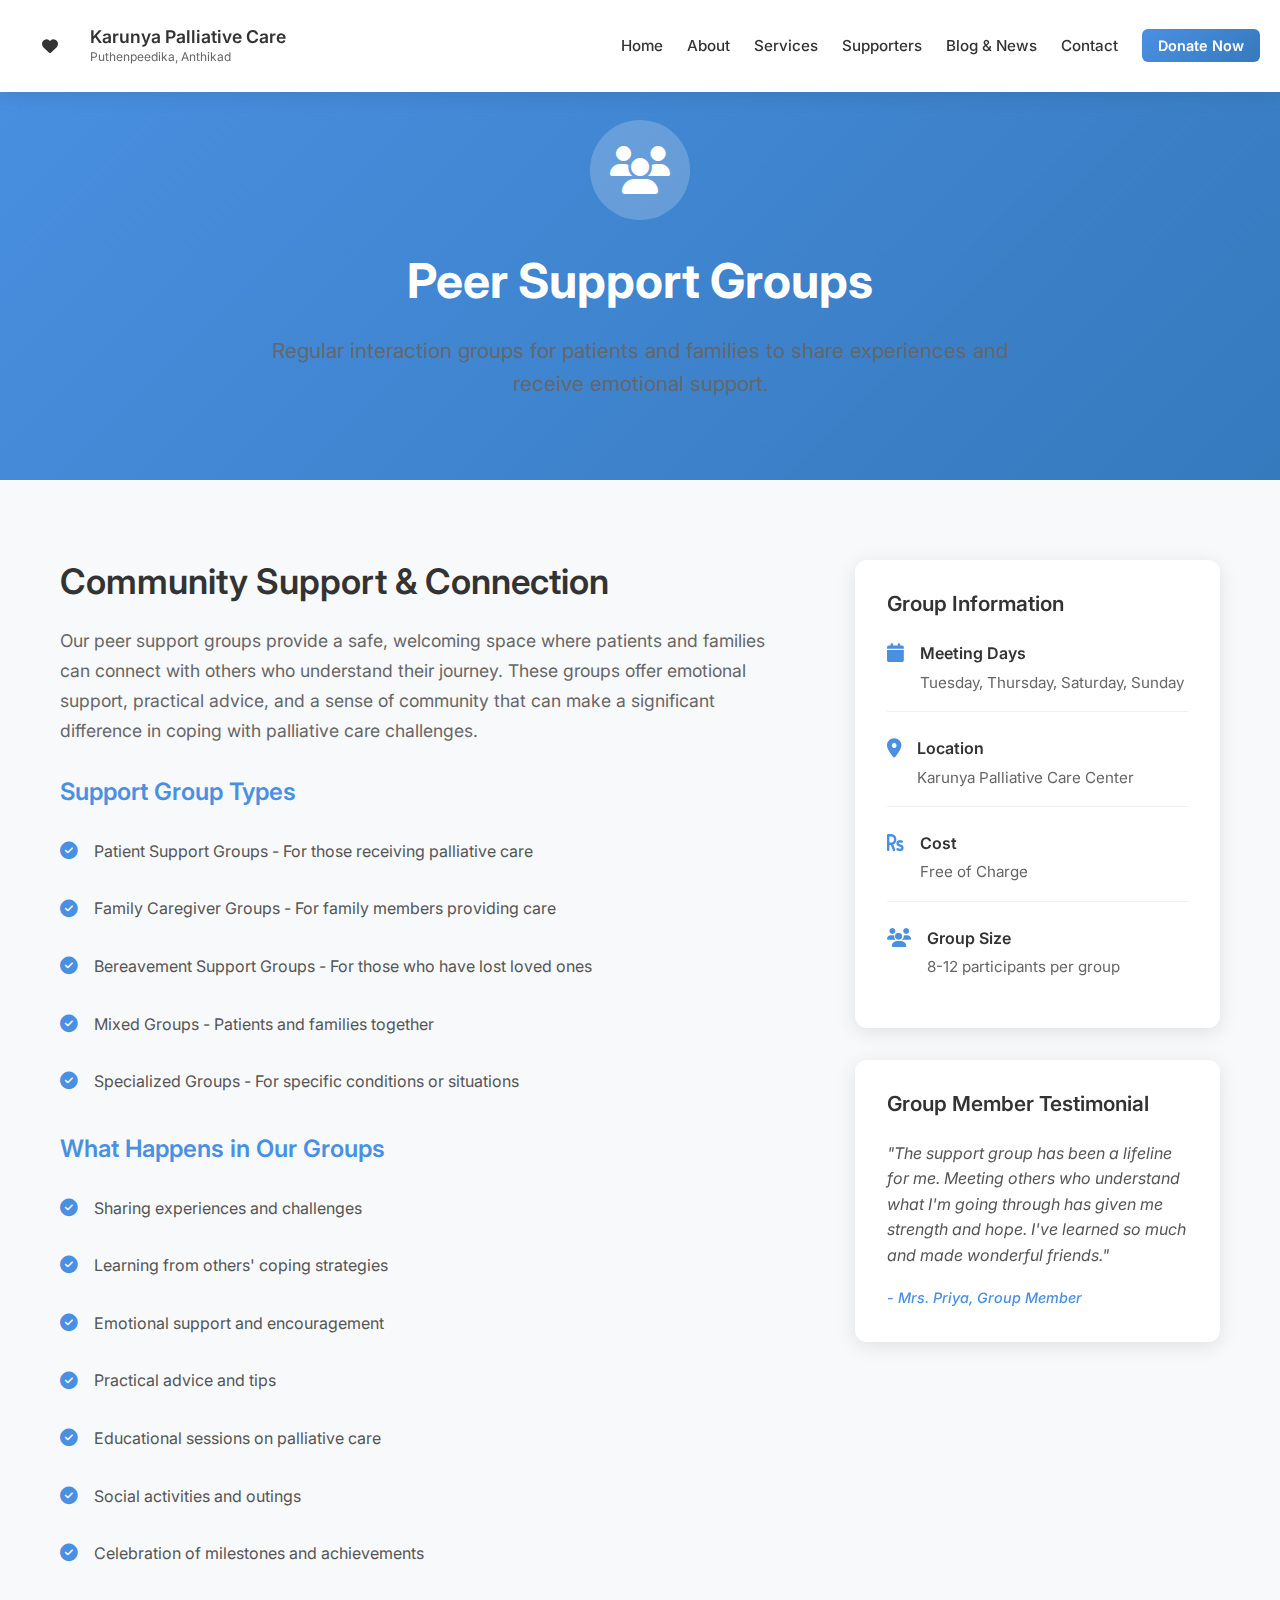
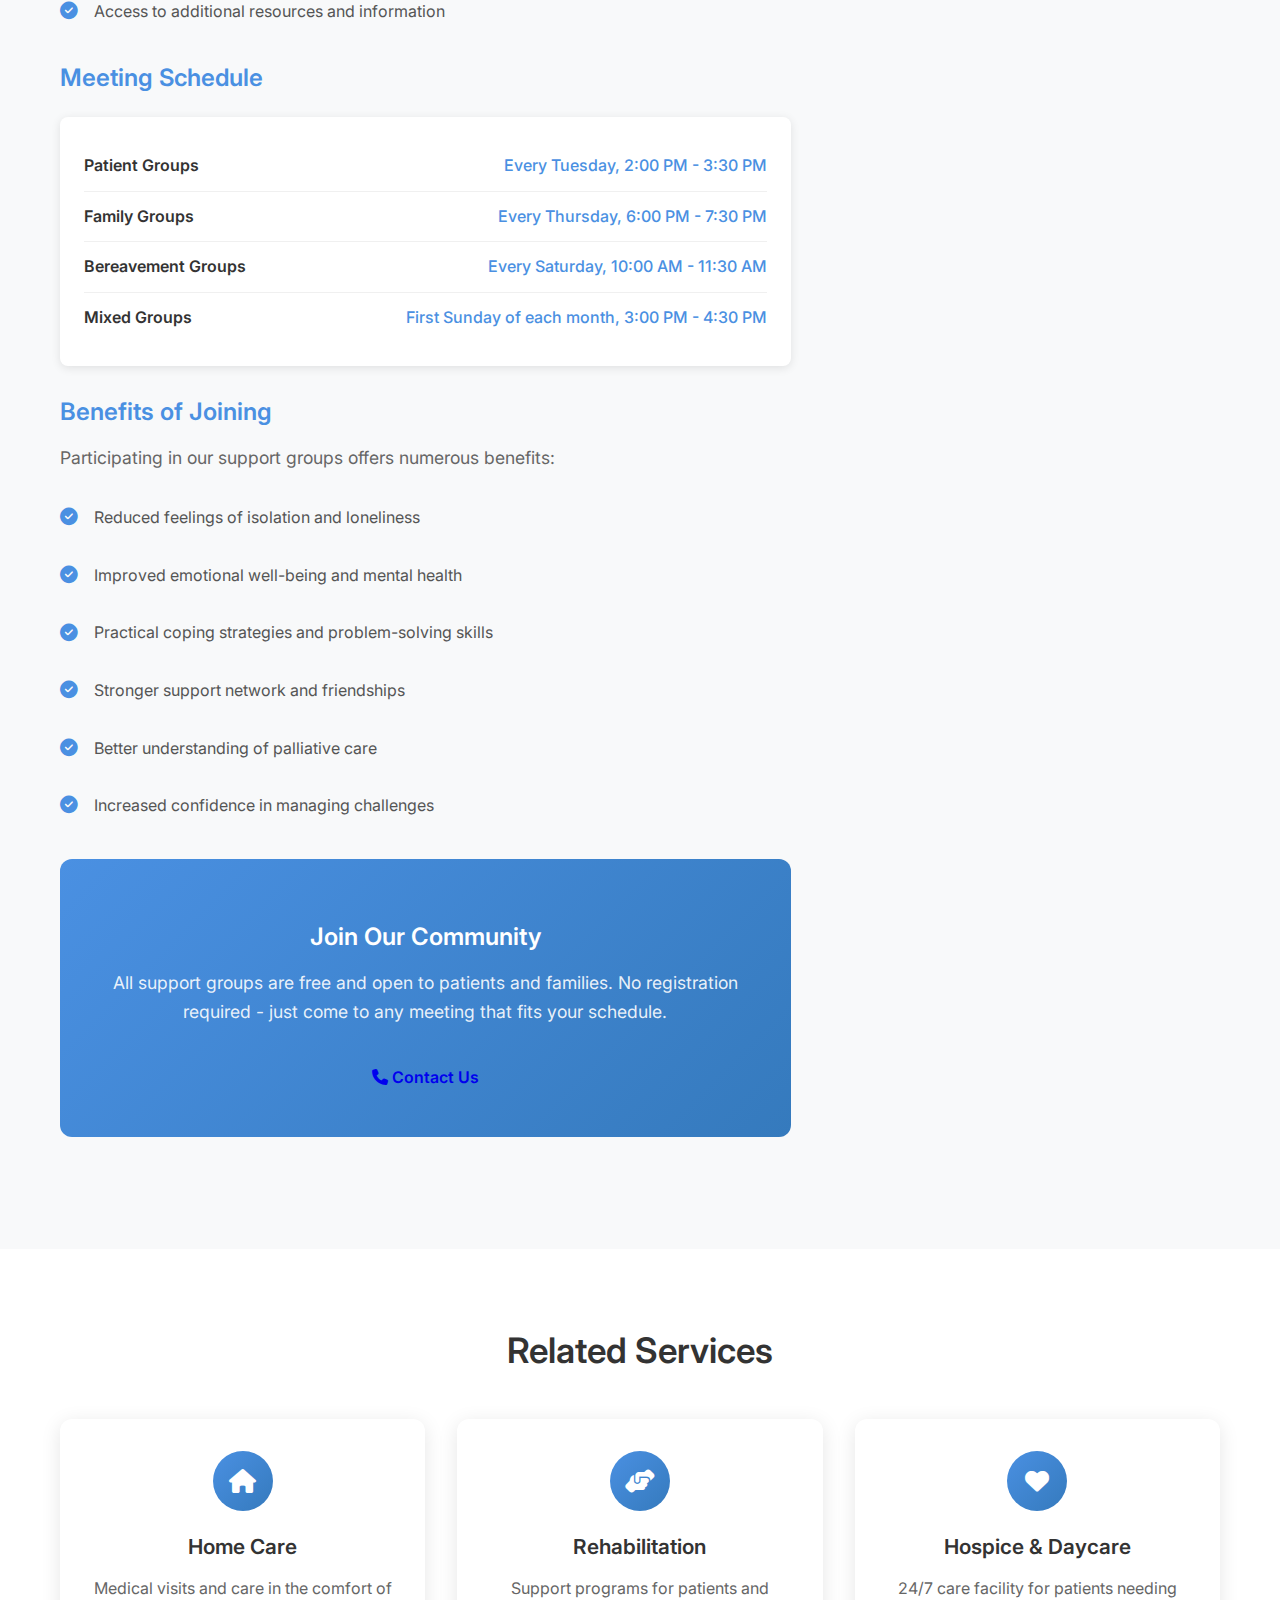
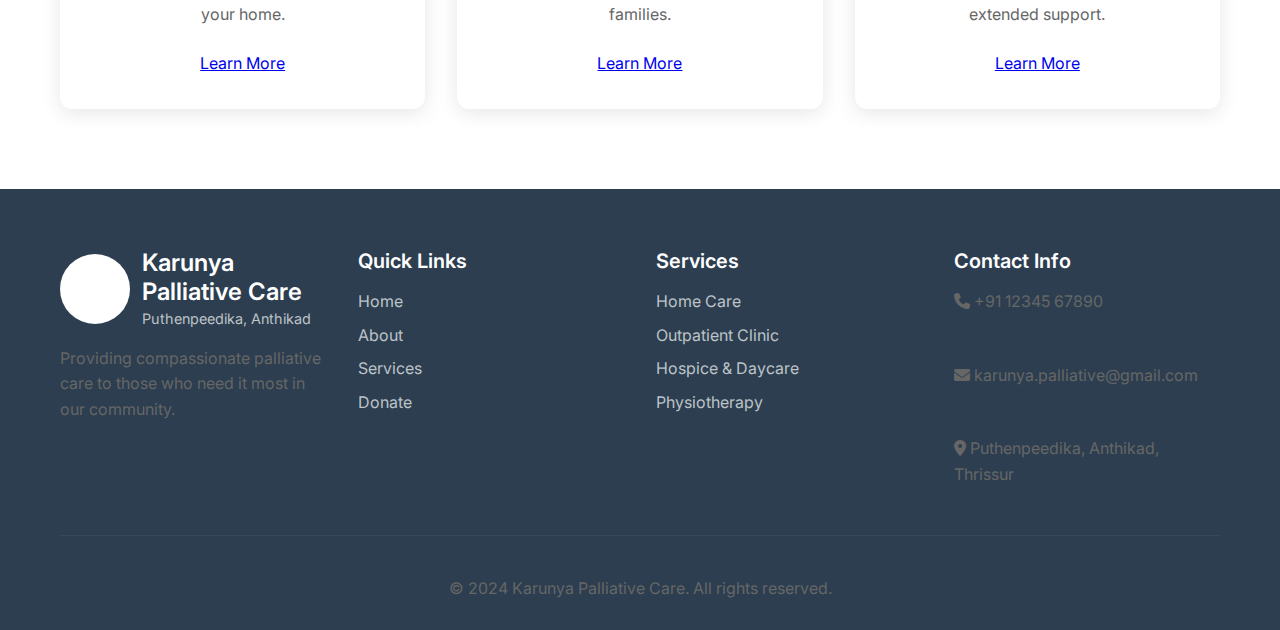
<file: services/peer-support-groups.html>
<!DOCTYPE html>
<html lang="en">
<head>
    <meta charset="UTF-8">
    <meta name="viewport" content="width=device-width, initial-scale=1.0">
    <title>Peer Support Groups - Karunya Palliative Care</title>
    <meta name="description" content="Join our peer support groups for patients and families. Regular meetings provide emotional support and community bonding for those facing similar challenges.">
    <link rel="stylesheet" href="../styles.css">
    <link href="https://fonts.googleapis.com/css2?family=Inter:wght@300;400;500;600;700;800&display=swap" rel="stylesheet">
    <link rel="stylesheet" href="https://cdnjs.cloudflare.com/ajax/libs/font-awesome/6.4.0/css/all.min.css">
    <link rel="preconnect" href="https://fonts.googleapis.com">
    <link rel="preconnect" href="https://fonts.gstatic.com" crossorigin>
</head>
<body>
    <!-- Header -->
    <header class="header">
        <nav class="navbar">
            <div class="nav-container">
                <div class="nav-logo">
                    <div class="logo-icon">
                        <i class="fas fa-heart"></i>
                    </div>
                    <div class="logo-text">
                        <h2>Karunya Palliative Care</h2>
                        <p>Puthenpeedika, Anthikad</p>
                    </div>
                </div>
                <ul class="nav-menu" id="nav-menu">
                    <li><a href="../index.html" class="nav-link">Home</a></li>
                    <li><a href="../index.html#about" class="nav-link">About</a></li>
                    <li><a href="../index.html#services" class="nav-link">Services</a></li>
                    <li><a href="../index.html#donors" class="nav-link">Supporters</a></li>
                    <li><a href="../blog.html" class="nav-link">Blog & News</a></li>
                    <li><a href="../index.html#contact" class="nav-link">Contact</a></li>
                    <li><a href="../donate.html" class="donate-btn">Donate Now</a></li>
                </ul>
                <div class="hamburger" id="hamburger">
                    <span></span>
                    <span></span>
                    <span></span>
                </div>
            </div>
        </nav>
    </header>

    <!-- Service Hero Section -->
    <section class="service-hero">
        <div class="container">
            <div class="service-hero-content">
                <div class="service-icon-large">
                    <i class="fas fa-users"></i>
                </div>
                <h1>Peer Support Groups</h1>
                <p class="service-hero-subtitle">Regular interaction groups for patients and families to share experiences and receive emotional support.</p>
            </div>
        </div>
    </section>

    <!-- Service Details -->
    <section class="service-details">
        <div class="container">
            <div class="service-content-grid">
                <div class="service-main-content">
                    <h2>Community Support & Connection</h2>
                    <p>Our peer support groups provide a safe, welcoming space where patients and families can connect with others who understand their journey. These groups offer emotional support, practical advice, and a sense of community that can make a significant difference in coping with palliative care challenges.</p>
                    
                    <h3>Support Group Types</h3>
                    <ul class="service-features-list">
                        <li><i class="fas fa-check-circle"></i> Patient Support Groups - For those receiving palliative care</li>
                        <li><i class="fas fa-check-circle"></i> Family Caregiver Groups - For family members providing care</li>
                        <li><i class="fas fa-check-circle"></i> Bereavement Support Groups - For those who have lost loved ones</li>
                        <li><i class="fas fa-check-circle"></i> Mixed Groups - Patients and families together</li>
                        <li><i class="fas fa-check-circle"></i> Specialized Groups - For specific conditions or situations</li>
                    </ul>

                    <h3>What Happens in Our Groups</h3>
                    <ul class="service-features-list">
                        <li><i class="fas fa-check-circle"></i> Sharing experiences and challenges</li>
                        <li><i class="fas fa-check-circle"></i> Learning from others' coping strategies</li>
                        <li><i class="fas fa-check-circle"></i> Emotional support and encouragement</li>
                        <li><i class="fas fa-check-circle"></i> Practical advice and tips</li>
                        <li><i class="fas fa-check-circle"></i> Educational sessions on palliative care</li>
                        <li><i class="fas fa-check-circle"></i> Social activities and outings</li>
                        <li><i class="fas fa-check-circle"></i> Celebration of milestones and achievements</li>
                        <li><i class="fas fa-check-circle"></i> Access to additional resources and information</li>
                    </ul>

                    <h3>Meeting Schedule</h3>
                    <div class="clinic-hours">
                        <div class="hours-item">
                            <span class="day">Patient Groups</span>
                            <span class="time">Every Tuesday, 2:00 PM - 3:30 PM</span>
                        </div>
                        <div class="hours-item">
                            <span class="day">Family Groups</span>
                            <span class="time">Every Thursday, 6:00 PM - 7:30 PM</span>
                        </div>
                        <div class="hours-item">
                            <span class="day">Bereavement Groups</span>
                            <span class="time">Every Saturday, 10:00 AM - 11:30 AM</span>
                        </div>
                        <div class="hours-item">
                            <span class="day">Mixed Groups</span>
                            <span class="time">First Sunday of each month, 3:00 PM - 4:30 PM</span>
                        </div>
                    </div>

                    <h3>Benefits of Joining</h3>
                    <p>Participating in our support groups offers numerous benefits:</p>
                    <ul class="service-features-list">
                        <li><i class="fas fa-check-circle"></i> Reduced feelings of isolation and loneliness</li>
                        <li><i class="fas fa-check-circle"></i> Improved emotional well-being and mental health</li>
                        <li><i class="fas fa-check-circle"></i> Practical coping strategies and problem-solving skills</li>
                        <li><i class="fas fa-check-circle"></i> Stronger support network and friendships</li>
                        <li><i class="fas fa-check-circle"></i> Better understanding of palliative care</li>
                        <li><i class="fas fa-check-circle"></i> Increased confidence in managing challenges</li>
                    </ul>

                    <div class="service-cta">
                        <h3>Join Our Community</h3>
                        <p>All support groups are free and open to patients and families. No registration required - just come to any meeting that fits your schedule.</p>
                        <a href="../index.html#contact" class="cta-button">
                            <i class="fas fa-phone"></i>
                            Contact Us
                        </a>
                    </div>
                </div>

                <div class="service-sidebar">
                    <div class="service-info-card">
                        <h3>Group Information</h3>
                        <div class="info-item">
                            <i class="fas fa-calendar"></i>
                            <div>
                                <strong>Meeting Days</strong>
                                <p>Tuesday, Thursday, Saturday, Sunday</p>
                            </div>
                        </div>
                        <div class="info-item">
                            <i class="fas fa-map-marker-alt"></i>
                            <div>
                                <strong>Location</strong>
                                <p>Karunya Palliative Care Center</p>
                            </div>
                        </div>
                        <div class="info-item">
                            <i class="fas fa-rupee-sign"></i>
                            <div>
                                <strong>Cost</strong>
                                <p>Free of Charge</p>
                            </div>
                        </div>
                        <div class="info-item">
                            <i class="fas fa-users"></i>
                            <div>
                                <strong>Group Size</strong>
                                <p>8-12 participants per group</p>
                            </div>
                        </div>
                    </div>

                    <div class="service-testimonial">
                        <h3>Group Member Testimonial</h3>
                        <blockquote>
                            "The support group has been a lifeline for me. Meeting others who understand what I'm going through has given me strength and hope. I've learned so much and made wonderful friends."
                        </blockquote>
                        <cite>- Mrs. Priya, Group Member</cite>
                    </div>
                </div>
            </div>
        </div>
    </section>

    <!-- Related Services -->
    <section class="related-services">
        <div class="container">
            <h2>Related Services</h2>
            <div class="services-grid">
                <div class="service-card">
                    <div class="service-icon">
                        <i class="fas fa-home"></i>
                    </div>
                    <h3>Home Care</h3>
                    <p>Medical visits and care in the comfort of your home.</p>
                    <a href="home-care.html" class="service-link">Learn More</a>
                </div>
                <div class="service-card">
                    <div class="service-icon">
                        <i class="fas fa-hands-helping"></i>
                    </div>
                    <h3>Rehabilitation</h3>
                    <p>Support programs for patients and families.</p>
                    <a href="rehabilitation.html" class="service-link">Learn More</a>
                </div>
                <div class="service-card">
                    <div class="service-icon">
                        <i class="fas fa-heart"></i>
                    </div>
                    <h3>Hospice & Daycare</h3>
                    <p>24/7 care facility for patients needing extended support.</p>
                    <a href="hospice-daycare.html" class="service-link">Learn More</a>
                </div>
            </div>
        </div>
    </section>

    <!-- Footer -->
    <footer class="footer">
        <div class="container">
            <div class="footer-content">
                <div class="footer-section">
                    <div class="footer-logo">
                        <div class="logo-icon">
                            <i class="fas fa-heart"></i>
                        </div>
                        <div class="logo-text">
                            <h3>Karunya Palliative Care</h3>
                            <p>Puthenpeedika, Anthikad</p>
                        </div>
                    </div>
                    <p>Providing compassionate palliative care to those who need it most in our community.</p>
                </div>
                <div class="footer-section">
                    <h4>Quick Links</h4>
                    <ul>
                        <li><a href="../index.html">Home</a></li>
                        <li><a href="../index.html#about">About</a></li>
                        <li><a href="../index.html#services">Services</a></li>
                        <li><a href="../donate.html">Donate</a></li>
                    </ul>
                </div>
                <div class="footer-section">
                    <h4>Services</h4>
                    <ul>
                        <li><a href="home-care.html">Home Care</a></li>
                        <li><a href="outpatient-clinic.html">Outpatient Clinic</a></li>
                        <li><a href="hospice-daycare.html">Hospice & Daycare</a></li>
                        <li><a href="physiotherapy.html">Physiotherapy</a></li>
                    </ul>
                </div>
                <div class="footer-section">
                    <h4>Contact Info</h4>
                    <div class="contact-info">
                        <p><i class="fas fa-phone"></i> +91 12345 67890</p>
                        <p><i class="fas fa-envelope"></i> karunya.palliative@gmail.com</p>
                        <p><i class="fas fa-map-marker-alt"></i> Puthenpeedika, Anthikad, Thrissur</p>
                    </div>
                </div>
            </div>
            <div class="footer-bottom">
                <p>&copy; 2024 Karunya Palliative Care. All rights reserved.</p>
            </div>
        </div>
    </footer>

    <script src="../script.js"></script>
</body>
</html>
</file>
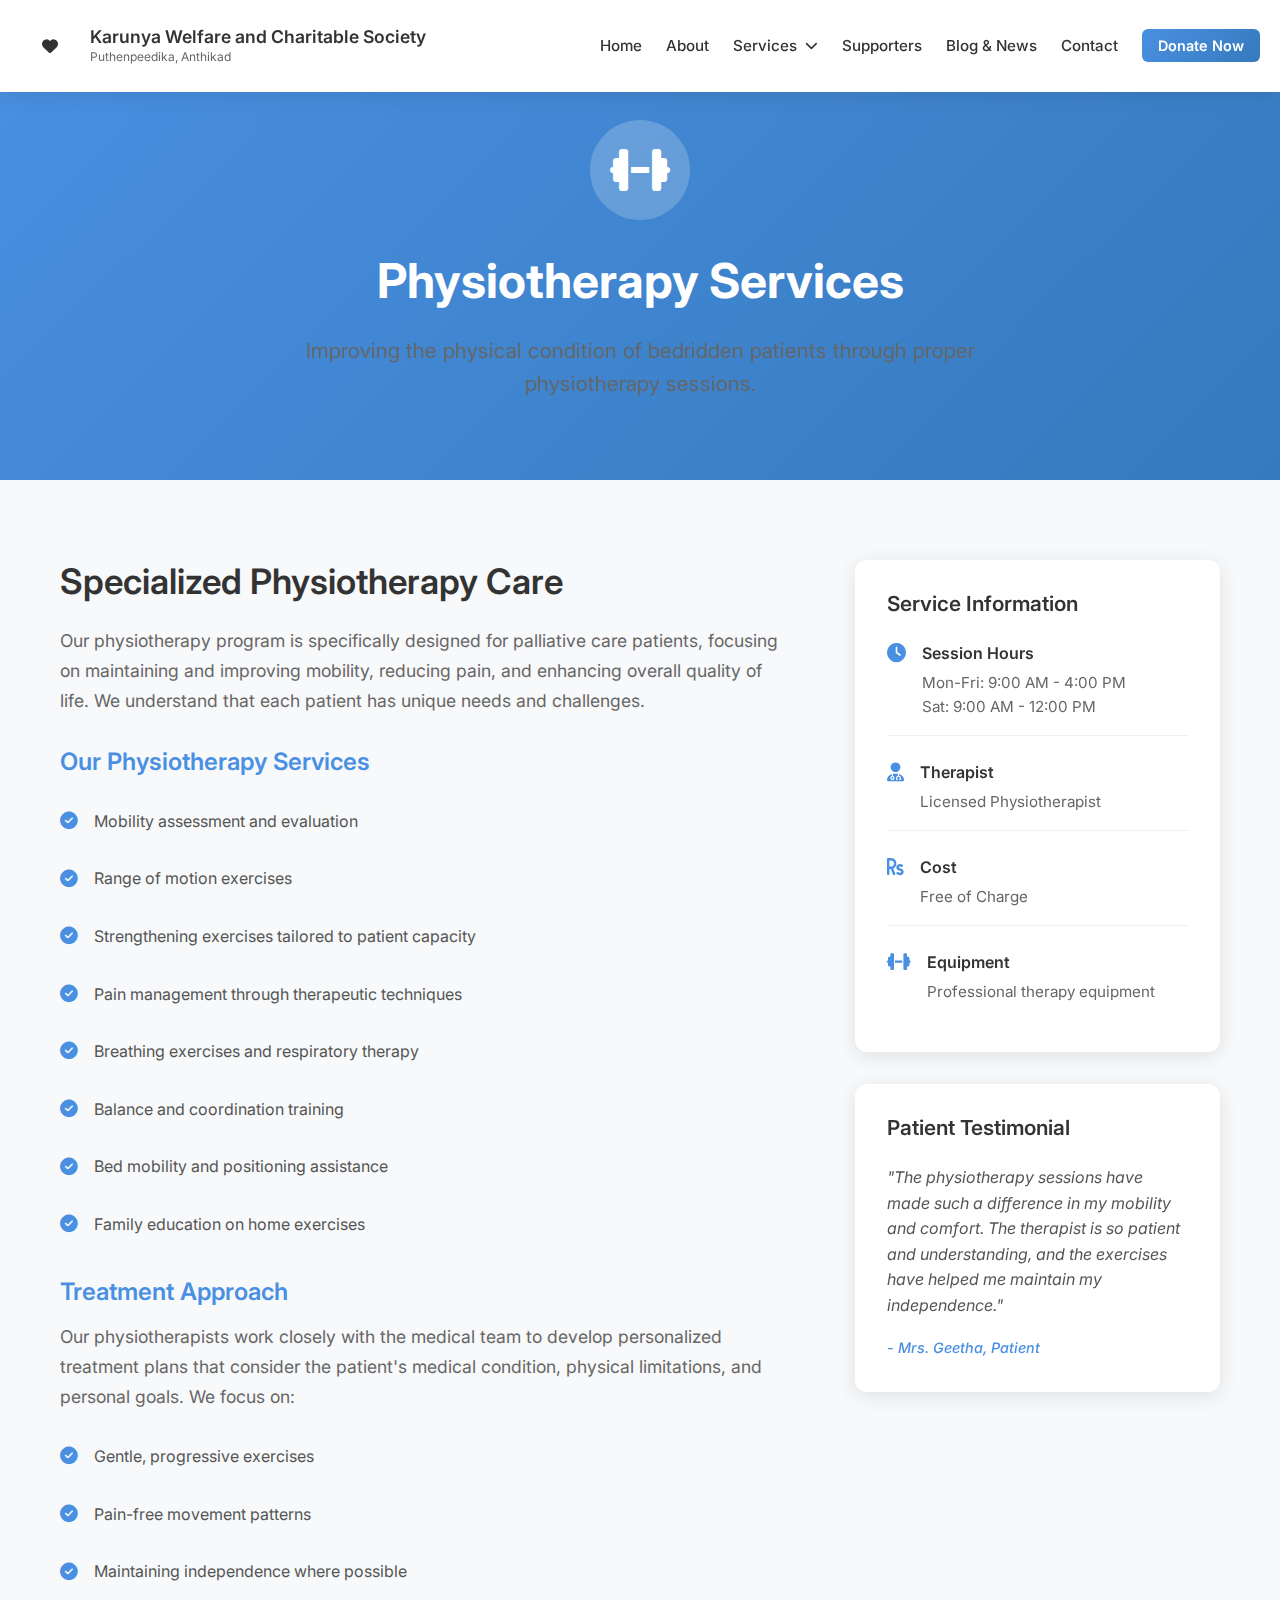
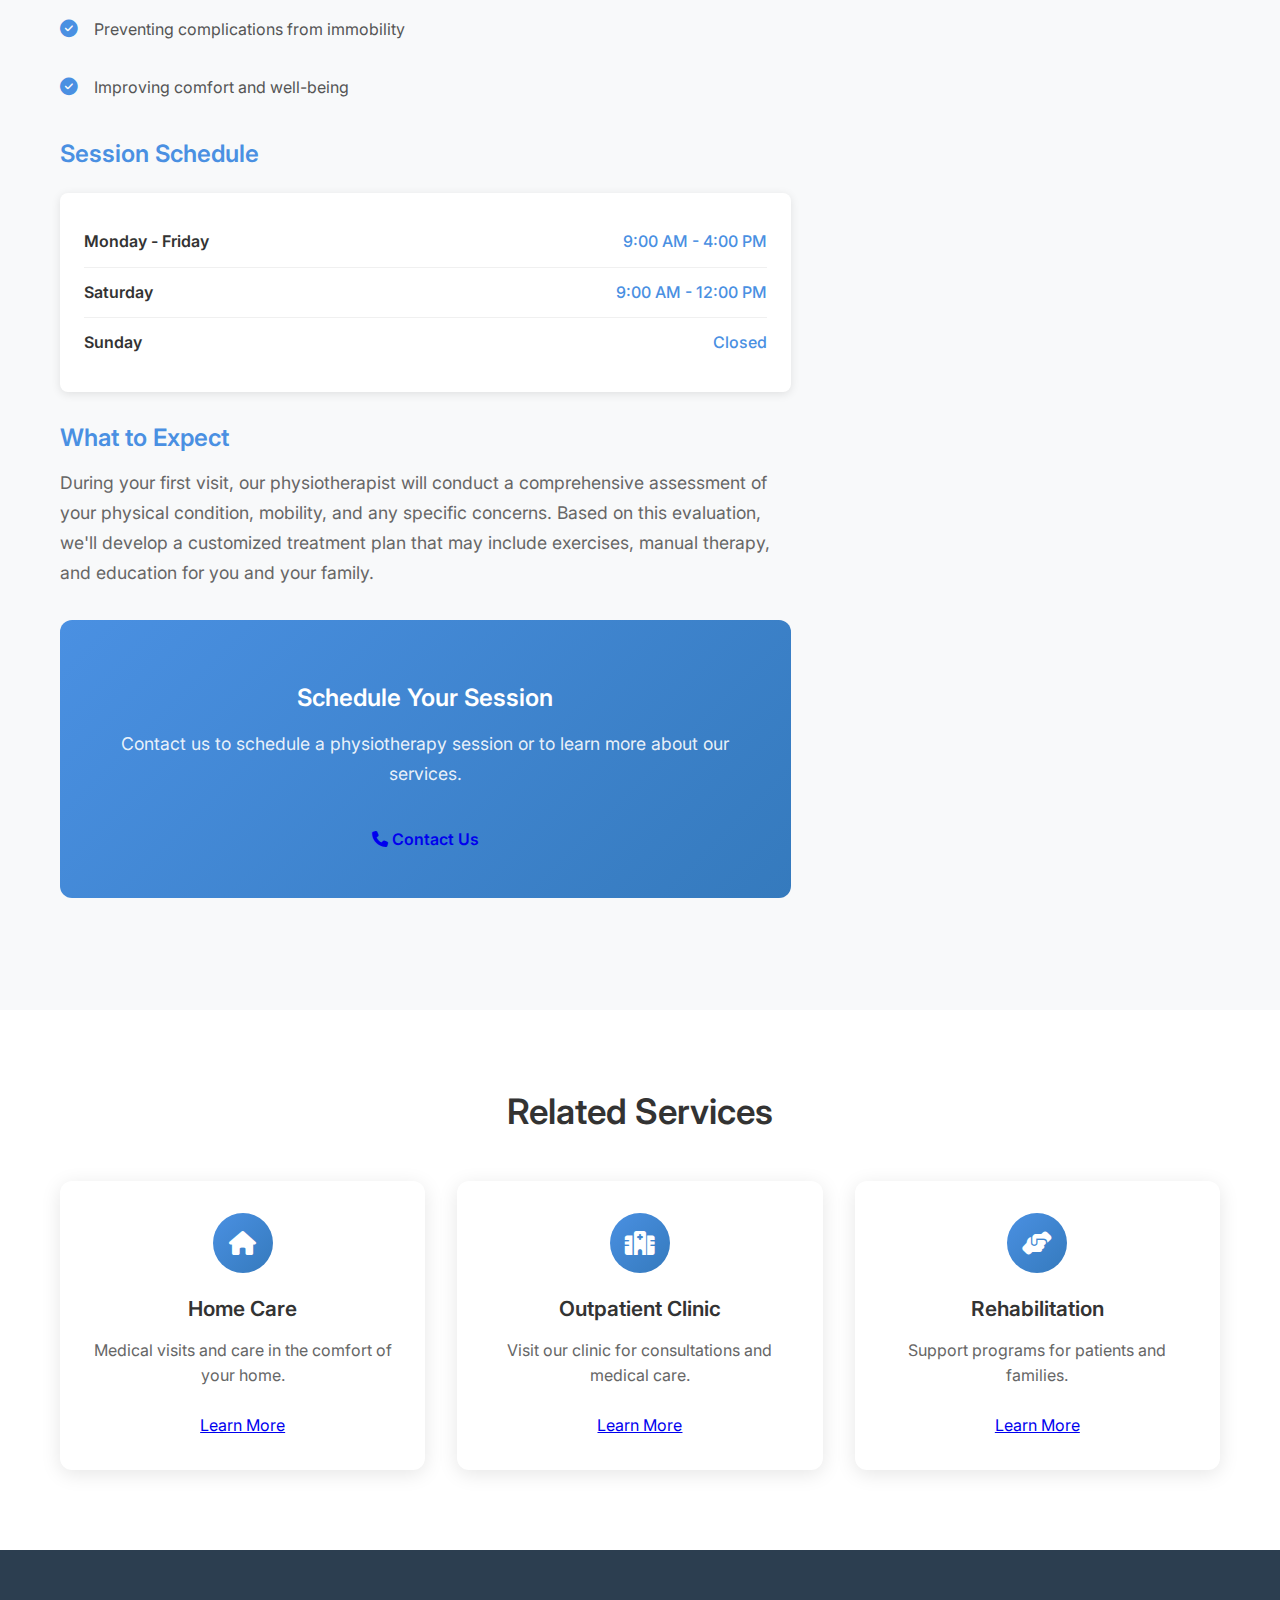
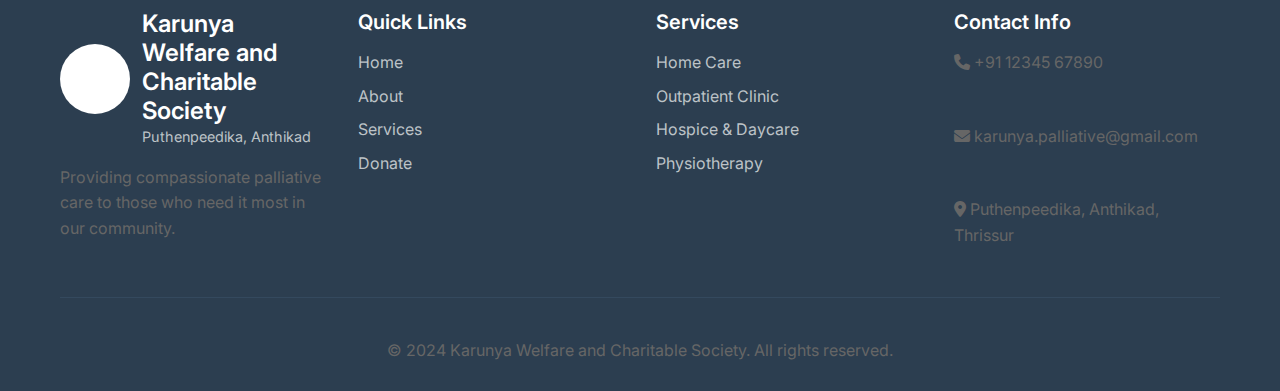
<file: services/physiotherapy.html>
<!DOCTYPE html>
<html lang="en">
<head>
    <meta charset="UTF-8">
    <meta name="viewport" content="width=device-width, initial-scale=1.0">
    <title>Physiotherapy - Karunya Welfare and Charitable Society</title>
    <meta name="description" content="Specialized physiotherapy services for palliative patients. Improving mobility and physical condition through professional therapy sessions.">
    <link rel="stylesheet" href="../styles.css">
    <link href="https://fonts.googleapis.com/css2?family=Inter:wght@300;400;500;600;700;800&display=swap" rel="stylesheet">
    <link rel="stylesheet" href="https://cdnjs.cloudflare.com/ajax/libs/font-awesome/6.4.0/css/all.min.css">
    <link rel="preconnect" href="https://fonts.googleapis.com">
    <link rel="preconnect" href="https://fonts.gstatic.com" crossorigin>
</head>
<body>
    <!-- Header -->
    <header class="header">
        <nav class="navbar">
            <div class="nav-container">
                <div class="nav-logo">
                    <div class="logo-icon">
                        <i class="fas fa-heart"></i>
                    </div>
                    <div class="logo-text">
                        <h2>Karunya Welfare and Charitable Society</h2>
                        <p>Puthenpeedika, Anthikad</p>
                    </div>
                </div>
                <ul class="nav-menu" id="nav-menu">
                    <li><a href="../index.html" class="nav-link">Home</a></li>
                    <li><a href="../index.html#about" class="nav-link">About</a></li>
                    <li class="dropdown">
                        <a href="../index.html#services" class="nav-link dropdown-toggle">Services <i class="fas fa-chevron-down"></i></a>
                        <ul class="dropdown-menu">
                            <li><a href="home-care.html" class="dropdown-link">
                                <i class="fas fa-home"></i>
                                <span>Home Care</span>
                            </a></li>
                            <li><a href="outpatient-clinic.html" class="dropdown-link">
                                <i class="fas fa-hospital"></i>
                                <span>Outpatient Clinic</span>
                            </a></li>
                            <li><a href="hospice-daycare.html" class="dropdown-link">
                                <i class="fas fa-heart"></i>
                                <span>Hospice & Daycare</span>
                            </a></li>
                            <li><a href="physiotherapy.html" class="dropdown-link active">
                                <i class="fas fa-dumbbell"></i>
                                <span>Physiotherapy</span>
                            </a></li>
                            <li><a href="peer-support-groups.html" class="dropdown-link">
                                <i class="fas fa-users"></i>
                                <span>Peer Support Groups</span>
                            </a></li>
                            <li><a href="rehabilitation.html" class="dropdown-link">
                                <i class="fas fa-hands-helping"></i>
                                <span>Rehabilitation</span>
                            </a></li>
                        </ul>
                    </li>
                    <li><a href="../index.html#donors" class="nav-link">Supporters</a></li>
                    <li><a href="../blog.html" class="nav-link">Blog & News</a></li>
                    <li><a href="../index.html#contact" class="nav-link">Contact</a></li>
                    <li><a href="../donate.html" class="donate-btn">Donate Now</a></li>
                </ul>
                <div class="hamburger" id="hamburger">
                    <span></span>
                    <span></span>
                    <span></span>
                </div>
            </div>
        </nav>
    </header>

    <!-- Service Hero Section -->
    <section class="service-hero">
        <div class="container">
            <div class="service-hero-content">
                <div class="service-icon-large">
                    <i class="fas fa-dumbbell"></i>
                </div>
                <h1>Physiotherapy Services</h1>
                <p class="service-hero-subtitle">Improving the physical condition of bedridden patients through proper physiotherapy sessions.</p>
            </div>
        </div>
    </section>

    <!-- Service Details -->
    <section class="service-details">
        <div class="container">
            <div class="service-content-grid">
                <div class="service-main-content">
                    <h2>Specialized Physiotherapy Care</h2>
                    <p>Our physiotherapy program is specifically designed for palliative care patients, focusing on maintaining and improving mobility, reducing pain, and enhancing overall quality of life. We understand that each patient has unique needs and challenges.</p>
                    
                    <h3>Our Physiotherapy Services</h3>
                    <ul class="service-features-list">
                        <li><i class="fas fa-check-circle"></i> Mobility assessment and evaluation</li>
                        <li><i class="fas fa-check-circle"></i> Range of motion exercises</li>
                        <li><i class="fas fa-check-circle"></i> Strengthening exercises tailored to patient capacity</li>
                        <li><i class="fas fa-check-circle"></i> Pain management through therapeutic techniques</li>
                        <li><i class="fas fa-check-circle"></i> Breathing exercises and respiratory therapy</li>
                        <li><i class="fas fa-check-circle"></i> Balance and coordination training</li>
                        <li><i class="fas fa-check-circle"></i> Bed mobility and positioning assistance</li>
                        <li><i class="fas fa-check-circle"></i> Family education on home exercises</li>
                    </ul>

                    <h3>Treatment Approach</h3>
                    <p>Our physiotherapists work closely with the medical team to develop personalized treatment plans that consider the patient's medical condition, physical limitations, and personal goals. We focus on:</p>
                    <ul class="service-features-list">
                        <li><i class="fas fa-check-circle"></i> Gentle, progressive exercises</li>
                        <li><i class="fas fa-check-circle"></i> Pain-free movement patterns</li>
                        <li><i class="fas fa-check-circle"></i> Maintaining independence where possible</li>
                        <li><i class="fas fa-check-circle"></i> Preventing complications from immobility</li>
                        <li><i class="fas fa-check-circle"></i> Improving comfort and well-being</li>
                    </ul>

                    <h3>Session Schedule</h3>
                    <div class="clinic-hours">
                        <div class="hours-item">
                            <span class="day">Monday - Friday</span>
                            <span class="time">9:00 AM - 4:00 PM</span>
                        </div>
                        <div class="hours-item">
                            <span class="day">Saturday</span>
                            <span class="time">9:00 AM - 12:00 PM</span>
                        </div>
                        <div class="hours-item">
                            <span class="day">Sunday</span>
                            <span class="time">Closed</span>
                        </div>
                    </div>

                    <h3>What to Expect</h3>
                    <p>During your first visit, our physiotherapist will conduct a comprehensive assessment of your physical condition, mobility, and any specific concerns. Based on this evaluation, we'll develop a customized treatment plan that may include exercises, manual therapy, and education for you and your family.</p>

                    <div class="service-cta">
                        <h3>Schedule Your Session</h3>
                        <p>Contact us to schedule a physiotherapy session or to learn more about our services.</p>
                        <a href="../index.html#contact" class="cta-button">
                            <i class="fas fa-phone"></i>
                            Contact Us
                        </a>
                    </div>
                </div>

                <div class="service-sidebar">
                    <div class="service-info-card">
                        <h3>Service Information</h3>
                        <div class="info-item">
                            <i class="fas fa-clock"></i>
                            <div>
                                <strong>Session Hours</strong>
                                <p>Mon-Fri: 9:00 AM - 4:00 PM<br>Sat: 9:00 AM - 12:00 PM</p>
                            </div>
                        </div>
                        <div class="info-item">
                            <i class="fas fa-user-md"></i>
                            <div>
                                <strong>Therapist</strong>
                                <p>Licensed Physiotherapist</p>
                            </div>
                        </div>
                        <div class="info-item">
                            <i class="fas fa-rupee-sign"></i>
                            <div>
                                <strong>Cost</strong>
                                <p>Free of Charge</p>
                            </div>
                        </div>
                        <div class="info-item">
                            <i class="fas fa-dumbbell"></i>
                            <div>
                                <strong>Equipment</strong>
                                <p>Professional therapy equipment</p>
                            </div>
                        </div>
                    </div>

                    <div class="service-testimonial">
                        <h3>Patient Testimonial</h3>
                        <blockquote>
                            "The physiotherapy sessions have made such a difference in my mobility and comfort. The therapist is so patient and understanding, and the exercises have helped me maintain my independence."
                        </blockquote>
                        <cite>- Mrs. Geetha, Patient</cite>
                    </div>
                </div>
            </div>
        </div>
    </section>

    <!-- Related Services -->
    <section class="related-services">
        <div class="container">
            <h2>Related Services</h2>
            <div class="services-grid">
                <div class="service-card">
                    <div class="service-icon">
                        <i class="fas fa-home"></i>
                    </div>
                    <h3>Home Care</h3>
                    <p>Medical visits and care in the comfort of your home.</p>
                    <a href="home-care.html" class="service-link">Learn More</a>
                </div>
                <div class="service-card">
                    <div class="service-icon">
                        <i class="fas fa-hospital"></i>
                    </div>
                    <h3>Outpatient Clinic</h3>
                    <p>Visit our clinic for consultations and medical care.</p>
                    <a href="outpatient-clinic.html" class="service-link">Learn More</a>
                </div>
                <div class="service-card">
                    <div class="service-icon">
                        <i class="fas fa-hands-helping"></i>
                    </div>
                    <h3>Rehabilitation</h3>
                    <p>Support programs for patients and families.</p>
                    <a href="rehabilitation.html" class="service-link">Learn More</a>
                </div>
            </div>
        </div>
    </section>

    <!-- Footer -->
    <footer class="footer">
        <div class="container">
            <div class="footer-content">
                <div class="footer-section">
                    <div class="footer-logo">
                        <div class="logo-icon">
                            <i class="fas fa-heart"></i>
                        </div>
                        <div class="logo-text">
                            <h3>Karunya Welfare and Charitable Society</h3>
                            <p>Puthenpeedika, Anthikad</p>
                        </div>
                    </div>
                    <p>Providing compassionate palliative care to those who need it most in our community.</p>
                </div>
                <div class="footer-section">
                    <h4>Quick Links</h4>
                    <ul>
                        <li><a href="../index.html">Home</a></li>
                        <li><a href="../index.html#about">About</a></li>
                        <li><a href="../index.html#services">Services</a></li>
                        <li><a href="../donate.html">Donate</a></li>
                    </ul>
                </div>
                <div class="footer-section">
                    <h4>Services</h4>
                    <ul>
                        <li><a href="home-care.html">Home Care</a></li>
                        <li><a href="outpatient-clinic.html">Outpatient Clinic</a></li>
                        <li><a href="hospice-daycare.html">Hospice & Daycare</a></li>
                        <li><a href="physiotherapy.html">Physiotherapy</a></li>
                    </ul>
                </div>
                <div class="footer-section">
                    <h4>Contact Info</h4>
                    <div class="contact-info">
                        <p><i class="fas fa-phone"></i> +91 12345 67890</p>
                        <p><i class="fas fa-envelope"></i> karunya.palliative@gmail.com</p>
                        <p><i class="fas fa-map-marker-alt"></i> Puthenpeedika, Anthikad, Thrissur</p>
                    </div>
                </div>
            </div>
            <div class="footer-bottom">
                <p>&copy; 2024 Karunya Welfare and Charitable Society. All rights reserved.</p>
            </div>
        </div>
    </footer>

    <script src="../script.js"></script>
</body>
</html>
</file>
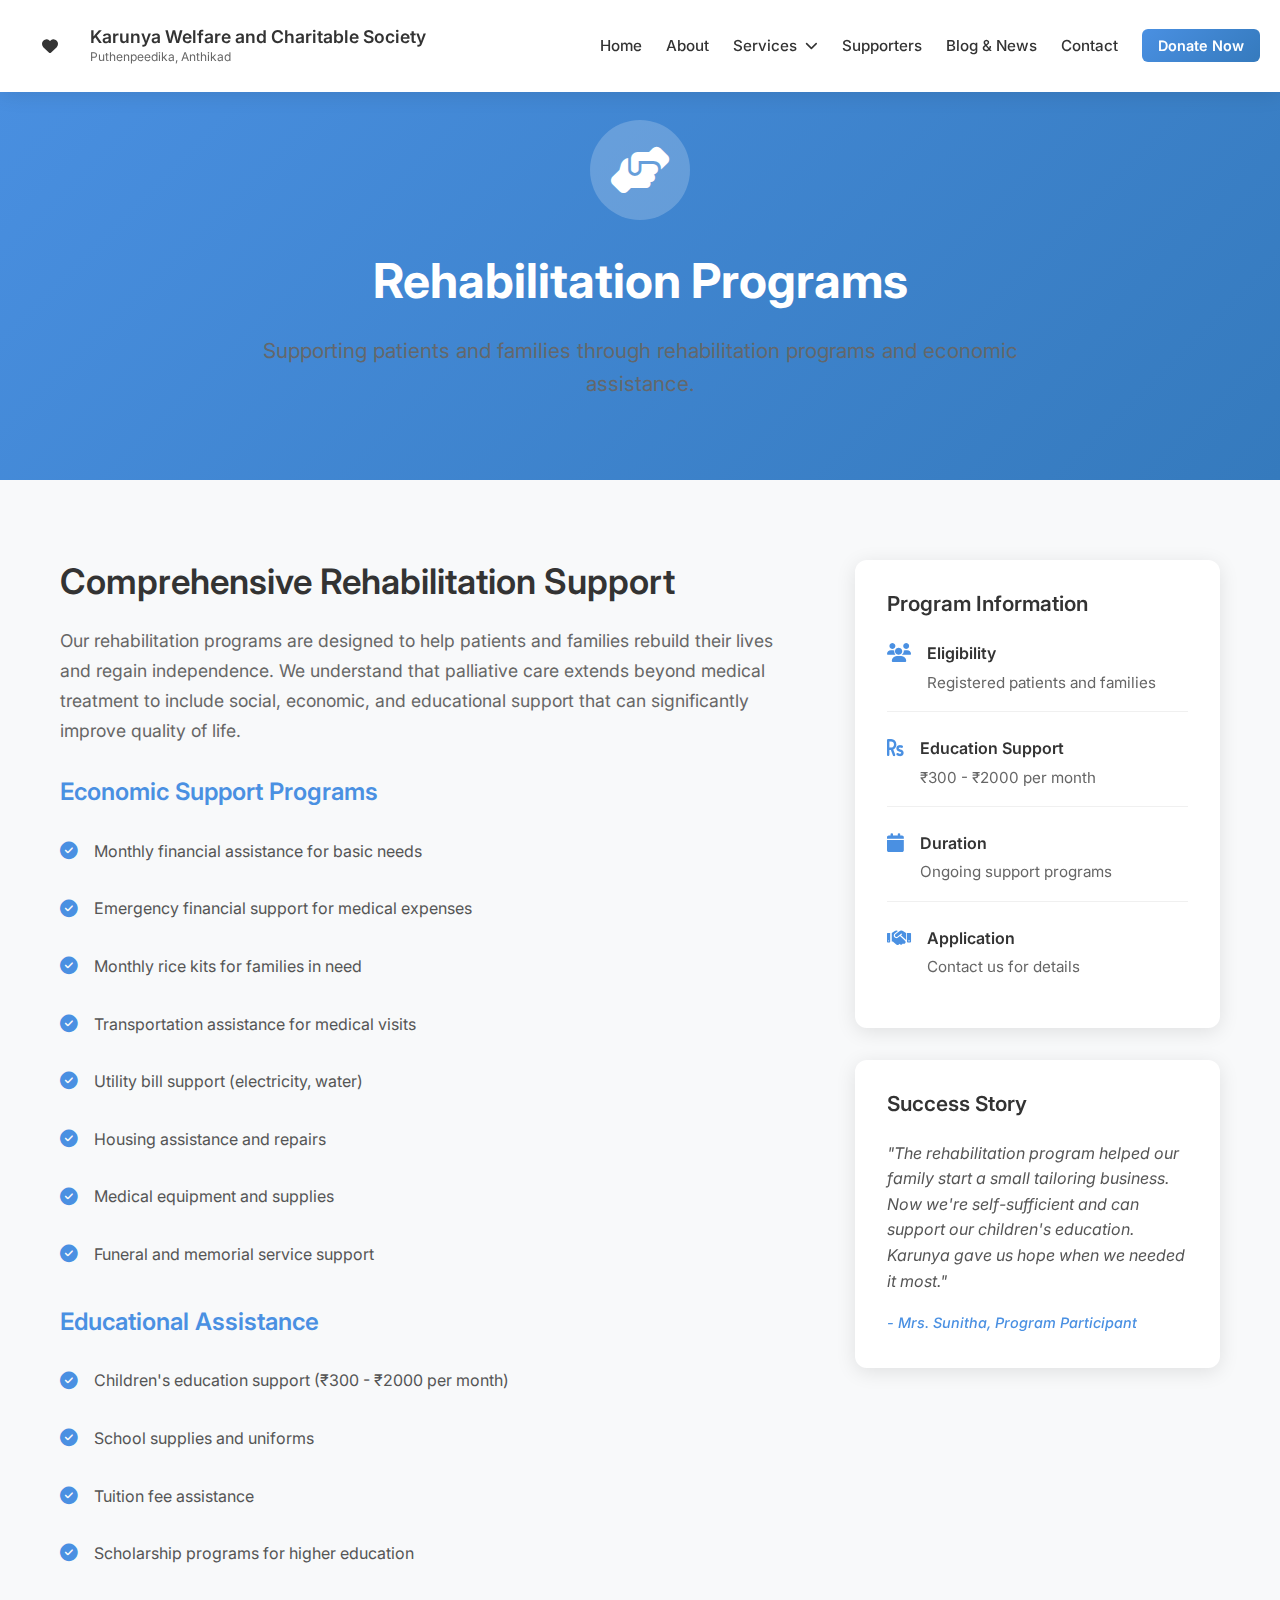
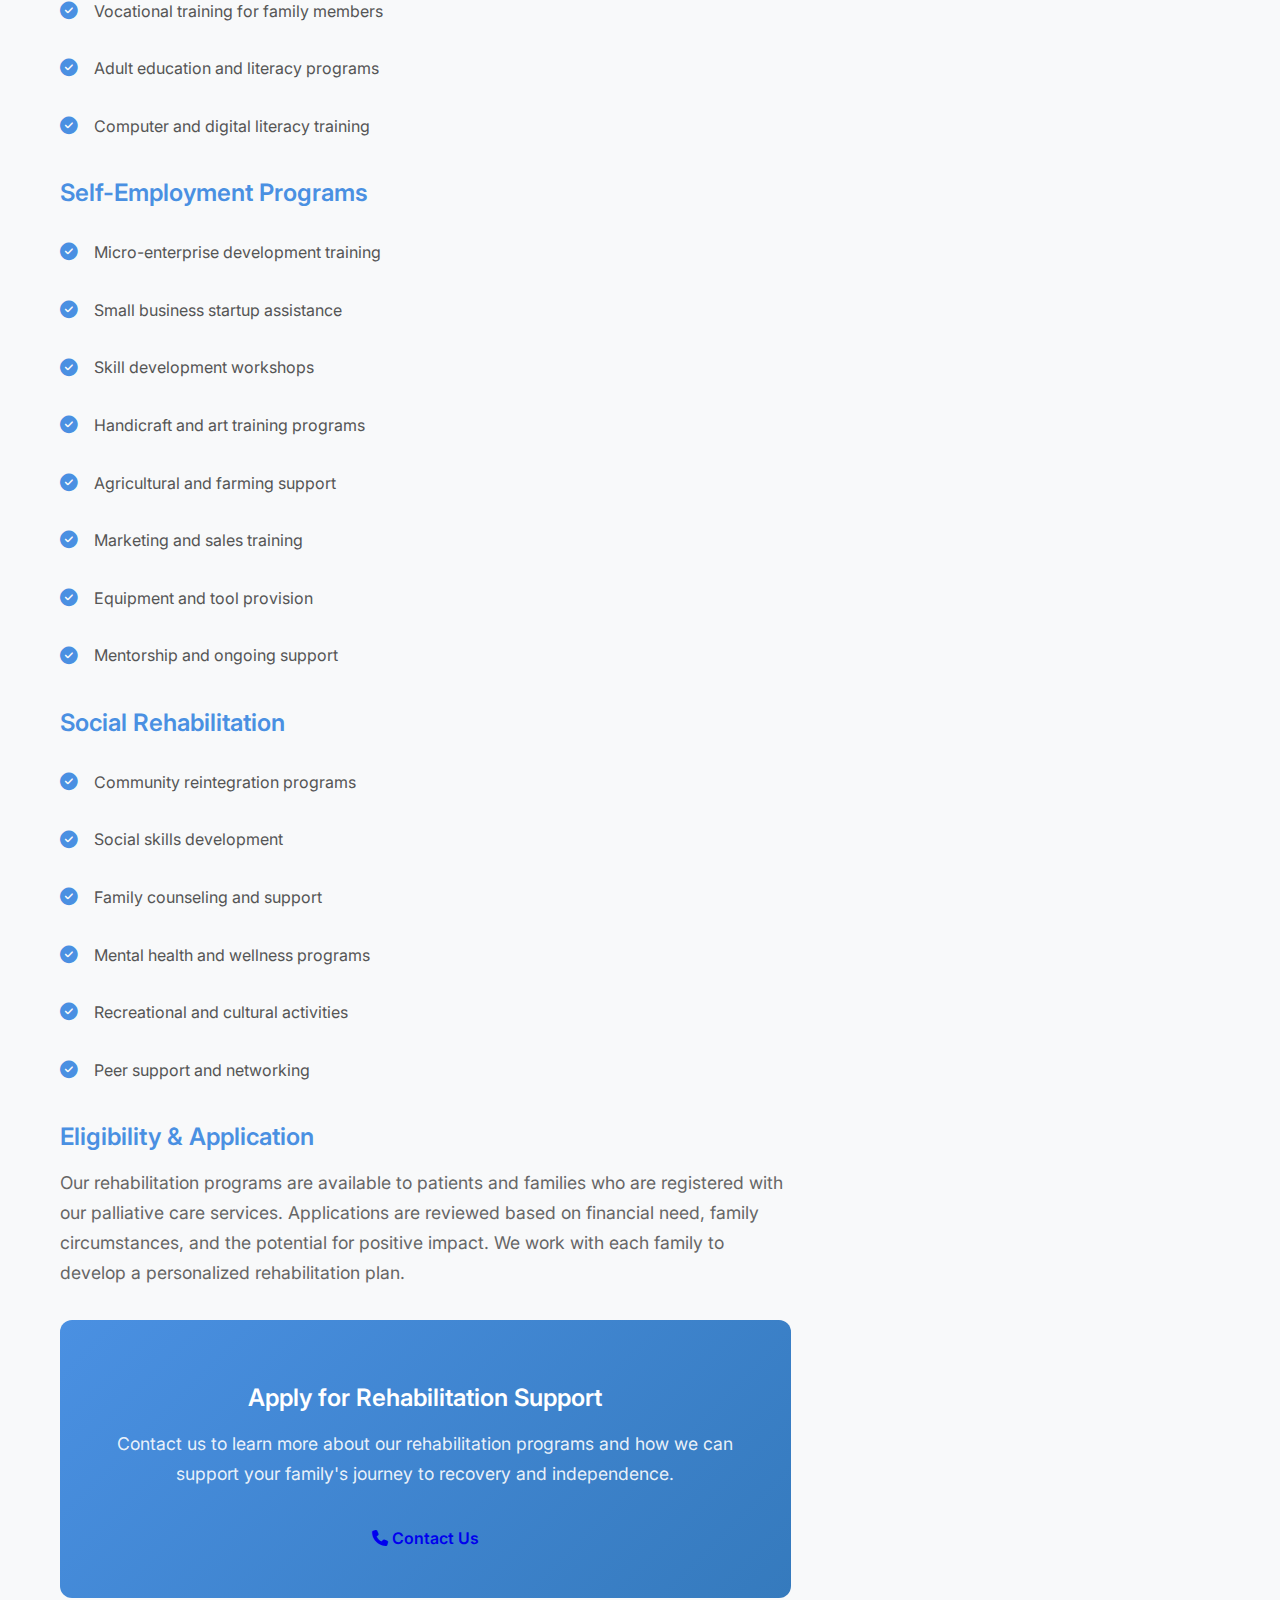
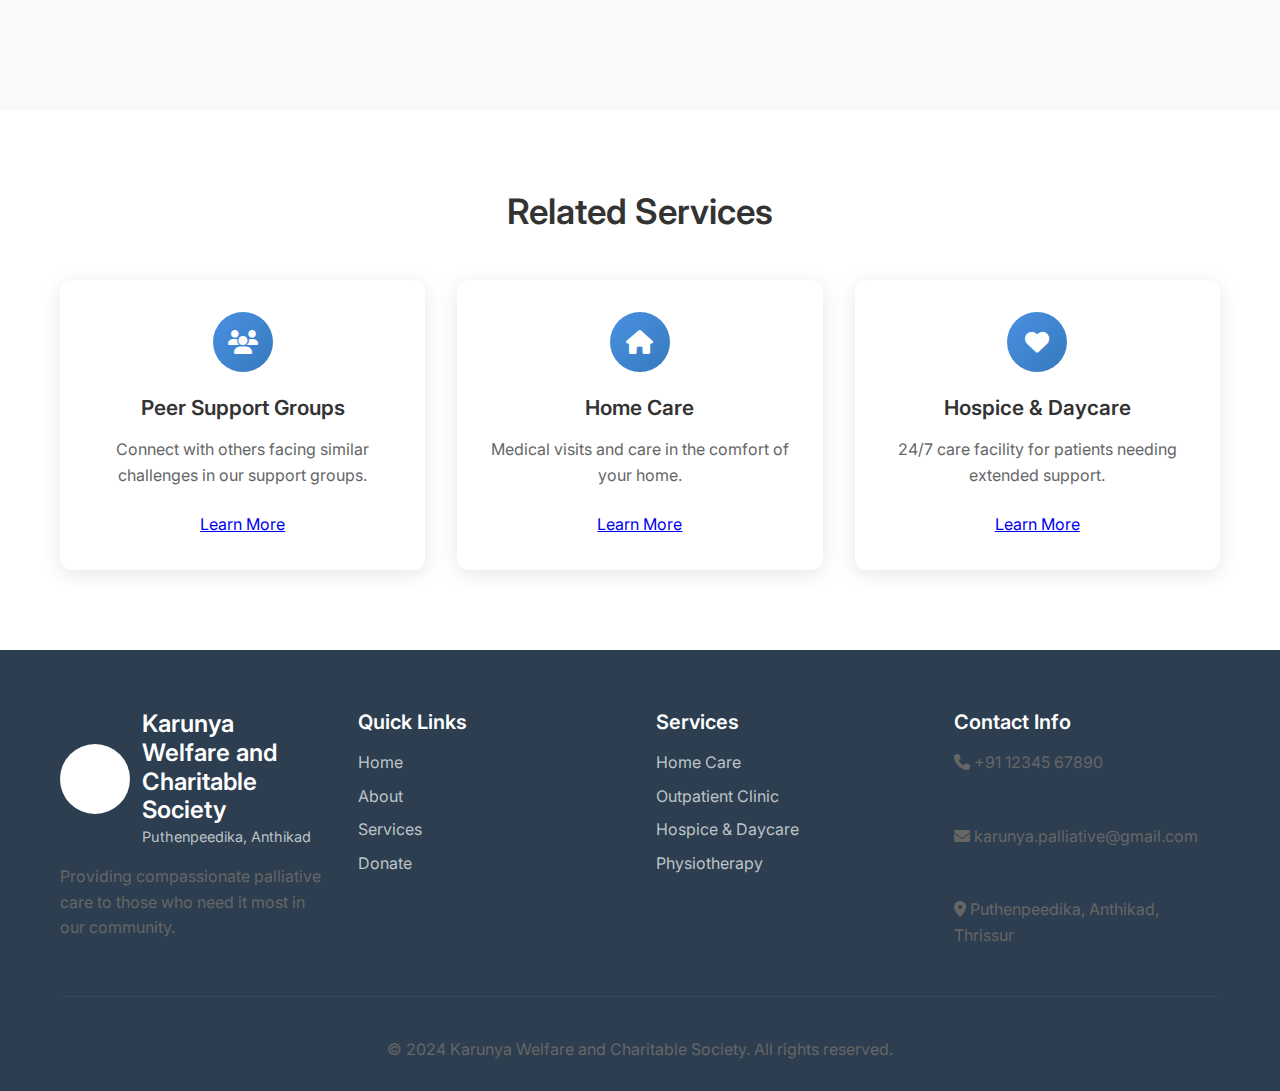
<file: services/rehabilitation.html>
<!DOCTYPE html>
<html lang="en">
<head>
    <meta charset="UTF-8">
    <meta name="viewport" content="width=device-width, initial-scale=1.0">
    <title>Rehabilitation - Karunya Welfare and Charitable Society</title>
    <meta name="description" content="Comprehensive rehabilitation programs for patients and families. Economic support, educational assistance, and self-employment programs.">
    <link rel="stylesheet" href="../styles.css">
    <link href="https://fonts.googleapis.com/css2?family=Inter:wght@300;400;500;600;700;800&display=swap" rel="stylesheet">
    <link rel="stylesheet" href="https://cdnjs.cloudflare.com/ajax/libs/font-awesome/6.4.0/css/all.min.css">
    <link rel="preconnect" href="https://fonts.googleapis.com">
    <link rel="preconnect" href="https://fonts.gstatic.com" crossorigin>
</head>
<body>
    <!-- Header -->
    <header class="header">
        <nav class="navbar">
            <div class="nav-container">
                <div class="nav-logo">
                    <div class="logo-icon">
                        <i class="fas fa-heart"></i>
                    </div>
                    <div class="logo-text">
                        <h2>Karunya Welfare and Charitable Society</h2>
                        <p>Puthenpeedika, Anthikad</p>
                    </div>
                </div>
                <ul class="nav-menu" id="nav-menu">
                    <li><a href="../index.html" class="nav-link">Home</a></li>
                    <li><a href="../index.html#about" class="nav-link">About</a></li>
                    <li class="dropdown">
                        <a href="../index.html#services" class="nav-link dropdown-toggle">Services <i class="fas fa-chevron-down"></i></a>
                        <ul class="dropdown-menu">
                            <li><a href="home-care.html" class="dropdown-link">
                                <i class="fas fa-home"></i>
                                <span>Home Care</span>
                            </a></li>
                            <li><a href="outpatient-clinic.html" class="dropdown-link">
                                <i class="fas fa-hospital"></i>
                                <span>Outpatient Clinic</span>
                            </a></li>
                            <li><a href="hospice-daycare.html" class="dropdown-link">
                                <i class="fas fa-heart"></i>
                                <span>Hospice & Daycare</span>
                            </a></li>
                            <li><a href="physiotherapy.html" class="dropdown-link">
                                <i class="fas fa-dumbbell"></i>
                                <span>Physiotherapy</span>
                            </a></li>
                            <li><a href="peer-support-groups.html" class="dropdown-link">
                                <i class="fas fa-users"></i>
                                <span>Peer Support Groups</span>
                            </a></li>
                            <li><a href="rehabilitation.html" class="dropdown-link active">
                                <i class="fas fa-hands-helping"></i>
                                <span>Rehabilitation</span>
                            </a></li>
                        </ul>
                    </li>
                    <li><a href="../index.html#donors" class="nav-link">Supporters</a></li>
                    <li><a href="../blog.html" class="nav-link">Blog & News</a></li>
                    <li><a href="../index.html#contact" class="nav-link">Contact</a></li>
                    <li><a href="../donate.html" class="donate-btn">Donate Now</a></li>
                </ul>
                <div class="hamburger" id="hamburger">
                    <span></span>
                    <span></span>
                    <span></span>
                </div>
            </div>
        </nav>
    </header>

    <!-- Service Hero Section -->
    <section class="service-hero">
        <div class="container">
            <div class="service-hero-content">
                <div class="service-icon-large">
                    <i class="fas fa-hands-helping"></i>
                </div>
                <h1>Rehabilitation Programs</h1>
                <p class="service-hero-subtitle">Supporting patients and families through rehabilitation programs and economic assistance.</p>
            </div>
        </div>
    </section>

    <!-- Service Details -->
    <section class="service-details">
        <div class="container">
            <div class="service-content-grid">
                <div class="service-main-content">
                    <h2>Comprehensive Rehabilitation Support</h2>
                    <p>Our rehabilitation programs are designed to help patients and families rebuild their lives and regain independence. We understand that palliative care extends beyond medical treatment to include social, economic, and educational support that can significantly improve quality of life.</p>
                    
                    <h3>Economic Support Programs</h3>
                    <ul class="service-features-list">
                        <li><i class="fas fa-check-circle"></i> Monthly financial assistance for basic needs</li>
                        <li><i class="fas fa-check-circle"></i> Emergency financial support for medical expenses</li>
                        <li><i class="fas fa-check-circle"></i> Monthly rice kits for families in need</li>
                        <li><i class="fas fa-check-circle"></i> Transportation assistance for medical visits</li>
                        <li><i class="fas fa-check-circle"></i> Utility bill support (electricity, water)</li>
                        <li><i class="fas fa-check-circle"></i> Housing assistance and repairs</li>
                        <li><i class="fas fa-check-circle"></i> Medical equipment and supplies</li>
                        <li><i class="fas fa-check-circle"></i> Funeral and memorial service support</li>
                    </ul>

                    <h3>Educational Assistance</h3>
                    <ul class="service-features-list">
                        <li><i class="fas fa-check-circle"></i> Children's education support (₹300 - ₹2000 per month)</li>
                        <li><i class="fas fa-check-circle"></i> School supplies and uniforms</li>
                        <li><i class="fas fa-check-circle"></i> Tuition fee assistance</li>
                        <li><i class="fas fa-check-circle"></i> Scholarship programs for higher education</li>
                        <li><i class="fas fa-check-circle"></i> Vocational training for family members</li>
                        <li><i class="fas fa-check-circle"></i> Adult education and literacy programs</li>
                        <li><i class="fas fa-check-circle"></i> Computer and digital literacy training</li>
                    </ul>

                    <h3>Self-Employment Programs</h3>
                    <ul class="service-features-list">
                        <li><i class="fas fa-check-circle"></i> Micro-enterprise development training</li>
                        <li><i class="fas fa-check-circle"></i> Small business startup assistance</li>
                        <li><i class="fas fa-check-circle"></i> Skill development workshops</li>
                        <li><i class="fas fa-check-circle"></i> Handicraft and art training programs</li>
                        <li><i class="fas fa-check-circle"></i> Agricultural and farming support</li>
                        <li><i class="fas fa-check-circle"></i> Marketing and sales training</li>
                        <li><i class="fas fa-check-circle"></i> Equipment and tool provision</li>
                        <li><i class="fas fa-check-circle"></i> Mentorship and ongoing support</li>
                    </ul>

                    <h3>Social Rehabilitation</h3>
                    <ul class="service-features-list">
                        <li><i class="fas fa-check-circle"></i> Community reintegration programs</li>
                        <li><i class="fas fa-check-circle"></i> Social skills development</li>
                        <li><i class="fas fa-check-circle"></i> Family counseling and support</li>
                        <li><i class="fas fa-check-circle"></i> Mental health and wellness programs</li>
                        <li><i class="fas fa-check-circle"></i> Recreational and cultural activities</li>
                        <li><i class="fas fa-check-circle"></i> Peer support and networking</li>
                    </ul>

                    <h3>Eligibility & Application</h3>
                    <p>Our rehabilitation programs are available to patients and families who are registered with our palliative care services. Applications are reviewed based on financial need, family circumstances, and the potential for positive impact. We work with each family to develop a personalized rehabilitation plan.</p>

                    <div class="service-cta">
                        <h3>Apply for Rehabilitation Support</h3>
                        <p>Contact us to learn more about our rehabilitation programs and how we can support your family's journey to recovery and independence.</p>
                        <a href="../index.html#contact" class="cta-button">
                            <i class="fas fa-phone"></i>
                            Contact Us
                        </a>
                    </div>
                </div>

                <div class="service-sidebar">
                    <div class="service-info-card">
                        <h3>Program Information</h3>
                        <div class="info-item">
                            <i class="fas fa-users"></i>
                            <div>
                                <strong>Eligibility</strong>
                                <p>Registered patients and families</p>
                            </div>
                        </div>
                        <div class="info-item">
                            <i class="fas fa-rupee-sign"></i>
                            <div>
                                <strong>Education Support</strong>
                                <p>₹300 - ₹2000 per month</p>
                            </div>
                        </div>
                        <div class="info-item">
                            <i class="fas fa-calendar"></i>
                            <div>
                                <strong>Duration</strong>
                                <p>Ongoing support programs</p>
                            </div>
                        </div>
                        <div class="info-item">
                            <i class="fas fa-handshake"></i>
                            <div>
                                <strong>Application</strong>
                                <p>Contact us for details</p>
                            </div>
                        </div>
                    </div>

                    <div class="service-testimonial">
                        <h3>Success Story</h3>
                        <blockquote>
                            "The rehabilitation program helped our family start a small tailoring business. Now we're self-sufficient and can support our children's education. Karunya gave us hope when we needed it most."
                        </blockquote>
                        <cite>- Mrs. Sunitha, Program Participant</cite>
                    </div>
                </div>
            </div>
        </div>
    </section>

    <!-- Related Services -->
    <section class="related-services">
        <div class="container">
            <h2>Related Services</h2>
            <div class="services-grid">
                <div class="service-card">
                    <div class="service-icon">
                        <i class="fas fa-users"></i>
                    </div>
                    <h3>Peer Support Groups</h3>
                    <p>Connect with others facing similar challenges in our support groups.</p>
                    <a href="peer-support-groups.html" class="service-link">Learn More</a>
                </div>
                <div class="service-card">
                    <div class="service-icon">
                        <i class="fas fa-home"></i>
                    </div>
                    <h3>Home Care</h3>
                    <p>Medical visits and care in the comfort of your home.</p>
                    <a href="home-care.html" class="service-link">Learn More</a>
                </div>
                <div class="service-card">
                    <div class="service-icon">
                        <i class="fas fa-heart"></i>
                    </div>
                    <h3>Hospice & Daycare</h3>
                    <p>24/7 care facility for patients needing extended support.</p>
                    <a href="hospice-daycare.html" class="service-link">Learn More</a>
                </div>
            </div>
        </div>
    </section>

    <!-- Footer -->
    <footer class="footer">
        <div class="container">
            <div class="footer-content">
                <div class="footer-section">
                    <div class="footer-logo">
                        <div class="logo-icon">
                            <i class="fas fa-heart"></i>
                        </div>
                        <div class="logo-text">
                            <h3>Karunya Welfare and Charitable Society</h3>
                            <p>Puthenpeedika, Anthikad</p>
                        </div>
                    </div>
                    <p>Providing compassionate palliative care to those who need it most in our community.</p>
                </div>
                <div class="footer-section">
                    <h4>Quick Links</h4>
                    <ul>
                        <li><a href="../index.html">Home</a></li>
                        <li><a href="../index.html#about">About</a></li>
                        <li><a href="../index.html#services">Services</a></li>
                        <li><a href="../donate.html">Donate</a></li>
                    </ul>
                </div>
                <div class="footer-section">
                    <h4>Services</h4>
                    <ul>
                        <li><a href="home-care.html">Home Care</a></li>
                        <li><a href="outpatient-clinic.html">Outpatient Clinic</a></li>
                        <li><a href="hospice-daycare.html">Hospice & Daycare</a></li>
                        <li><a href="physiotherapy.html">Physiotherapy</a></li>
                    </ul>
                </div>
                <div class="footer-section">
                    <h4>Contact Info</h4>
                    <div class="contact-info">
                        <p><i class="fas fa-phone"></i> +91 12345 67890</p>
                        <p><i class="fas fa-envelope"></i> karunya.palliative@gmail.com</p>
                        <p><i class="fas fa-map-marker-alt"></i> Puthenpeedika, Anthikad, Thrissur</p>
                    </div>
                </div>
            </div>
            <div class="footer-bottom">
                <p>&copy; 2024 Karunya Welfare and Charitable Society. All rights reserved.</p>
            </div>
        </div>
    </footer>

    <script src="../script.js"></script>
</body>
</html>
</file>
<file: styles.css>
/* Reset and Base Styles */
* {
    margin: 0;
    padding: 0;
    box-sizing: border-box;
}

html {
    scroll-behavior: smooth;
}

body {
    font-family: 'Inter', -apple-system, BlinkMacSystemFont, 'Segoe UI', Roboto, sans-serif;
    line-height: 1.6;
    color: #333;
    background-color: #fff;
}

.container {
    max-width: 1200px;
    margin: 0 auto;
    padding: 0 20px;
}

/* Typography */
h1, h2, h3, h4, h5, h6 {
    font-weight: 600;
    line-height: 1.2;
    margin-bottom: 1rem;
}

h1 {
    font-size: 2.5rem;
    font-weight: 800;
}

h2 {
    font-size: 2rem;
}

h3 {
    font-size: 1.5rem;
}

h4 {
    font-size: 1.25rem;
}

p {
    margin-bottom: 1rem;
    color: #666;
}

/* Buttons */
.cta-button {
    display: inline-block;
    padding: 12px 24px;
    border-radius: 8px;
    text-decoration: none;
    font-weight: 600;
    font-size: 1rem;
    transition: all 0.3s ease;
    border: 2px solid transparent;
    cursor: pointer;
}

.cta-button.primary {
    background: linear-gradient(135deg, #4a90e2, #357abd);
    color: white;
    border-color: #4a90e2;
}

.cta-button.primary:hover {
    background: linear-gradient(135deg, #357abd, #2c5aa0);
    transform: translateY(-2px);
    box-shadow: 0 8px 25px rgba(74, 144, 226, 0.3);
}

.cta-button.secondary {
    background: transparent;
    color: #4a90e2;
    border-color: #4a90e2;
}

.cta-button.secondary:hover {
    background: #4a90e2;
    color: white;
    transform: translateY(-2px);
}

.cta-button.large {
    padding: 16px 32px;
    font-size: 1.1rem;
}

.donate-btn {
    background: linear-gradient(135deg, #4a90e2, #357abd);
    color: white;
    padding: 8px 16px;
    border-radius: 6px;
    text-decoration: none;
    font-weight: 600;
    transition: all 0.3s ease;
    font-size: 0.9rem;
    white-space: nowrap;
    flex-shrink: 0;
}

.donate-btn:hover {
    background: linear-gradient(135deg, #357abd, #2c5aa0);
    transform: translateY(-2px);
    box-shadow: 0 4px 15px rgba(74, 144, 226, 0.3);
}

.donate-btn.active {
    background: linear-gradient(135deg, #27ae60, #229954);
}

/* Header */
.header {
    background: white;
    box-shadow: 0 2px 20px rgba(0, 0, 0, 0.1);
    position: fixed;
    top: 0;
    left: 0;
    right: 0;
    z-index: 1000;
}

.navbar {
    position: relative;
    z-index: 1001;
    padding: 1rem 0;
}

.nav-container {
    display: flex;
    justify-content: space-between;
    align-items: center;
    max-width: 1400px;
    margin: 0 auto;
    padding: 0 20px;
    position: relative;
    flex-wrap: nowrap;
    gap: 2rem;
}

.nav-logo {
    display: flex;
    align-items: center;
    gap: 10px;
    flex-shrink: 0;
    min-width: 0;
}

.logo-icon {
    width: 60px; /* Optimized size */
    height: 60px;
    display: flex;
    align-items: center;
    justify-content: center;
    flex-shrink: 0;
    background: white;
    border-radius: 50%;
    padding: 5px;
}

.logo-image {
    width: 100%;
    height: 100%;
    object-fit: contain;
}

.logo-text h2 {
    font-size: 1.1rem;
    margin: 0;
    color: #333;
    line-height: 1.2;
    white-space: nowrap;
}

.logo-text p {
    font-size: 0.75rem;
    color: #666;
    white-space: nowrap;
    margin: 0;
}

.nav-menu {
    display: flex;
    list-style: none;
    gap: 1.5rem;
    align-items: center;
    flex-wrap: nowrap;
    flex-shrink: 1;
}

.nav-link {
    text-decoration: none;
    color: #333;
    font-weight: 500;
    transition: color 0.3s ease;
    font-size: 0.95rem;
    white-space: nowrap;
}

.nav-link:hover {
    color: #4a90e2;
}

.hamburger {
    display: none;
    flex-direction: column;
    cursor: pointer;
    gap: 4px;
}

.hamburger span {
    width: 25px;
    height: 3px;
    background: #333;
    transition: 0.3s;
}

/* Hero Section */
.hero {
    background: linear-gradient(135deg, #4a90e2, #357abd);
    color: white;
    padding: 100px 0;
    position: relative;
    overflow: hidden;
}

.hero-layout {
    display: grid;
    grid-template-columns: 1fr 1fr;
    gap: 0;
    align-items: stretch;
    min-height: 500px;
    max-width: 1200px;
    margin: 0 auto;
    border-radius: 15px;
    overflow: hidden;
    box-shadow: 0 10px 30px rgba(0, 0, 0, 0.2);
}

.hero-main {
    z-index: 2;
    position: relative;
    background: linear-gradient(135deg, #e3f2fd, #bbdefb);
    padding: 3rem;
    display: flex;
    flex-direction: column;
    justify-content: center;
    position: relative;
}


.hero-title {
    font-size: 2.5rem;
    font-weight: 800;
    margin-bottom: 1.5rem;
    line-height: 1.1;
    color: #1565c0;
    text-align: center;
    letter-spacing: -0.5px;
    position: relative;
    z-index: 2;
}

.hero-subtitle {
    font-size: 1.1rem;
    margin-bottom: 2rem;
    font-weight: 500;
    color: #1565c0;
    text-align: center;
    line-height: 1.5;
    position: relative;
    z-index: 2;
}

.hero-description {
    font-size: 0.95rem;
    line-height: 1.6;
    margin-bottom: 2.5rem;
    color: #1565c0;
    text-align: center;
    max-width: 100%;
    position: relative;
    z-index: 2;
}

.hero-buttons {
    display: flex;
    justify-content: center;
    margin-bottom: 0;
    flex-wrap: wrap;
    position: relative;
    z-index: 2;
}

.hero-buttons .cta-button {
    padding: 16px 32px;
    font-size: 1.1rem;
    font-weight: 600;
    border-radius: 8px;
    text-decoration: none;
    transition: all 0.3s ease;
    display: inline-flex;
    align-items: center;
    gap: 0.5rem;
    min-width: 140px;
    justify-content: center;
}

.hero-buttons .cta-button.primary {
    background: #64b5f6;
    color: white;
    box-shadow: 0 4px 15px rgba(100, 181, 246, 0.3);
    border: none;
}

.hero-buttons .cta-button.primary:hover {
    background: #42a5f5;
    transform: translateY(-2px);
    box-shadow: 0 6px 20px rgba(100, 181, 246, 0.4);
}

.hero-buttons .cta-button.secondary {
    display: none; /* Hide secondary button to match reference design */
}

.hero-stats {
    display: none; /* Hide stats to match reference design */
}

/* Hero Carousel */
.hero-carousel {
    z-index: 1;
    position: relative;
    background: #e3f2fd;
    display: flex;
    align-items: center;
    justify-content: center;
    padding: 2rem;
}

.care-carousel {
    position: relative;
    width: 100%;
    height: 100%;
    border-radius: 15px;
    overflow: hidden;
    box-shadow: 0 8px 25px rgba(0, 0, 0, 0.15);
}

.carousel-container {
    position: relative;
    width: 100%;
    height: 100%;
    overflow: hidden;
}

.carousel-track {
    display: flex;
    width: 500%;
    height: 100%;
    transition: transform 0.6s ease-in-out;
}

.carousel-slide {
    width: 20%;
    height: 100%;
    position: relative;
    opacity: 0.7;
    transition: opacity 0.6s ease;
}

.carousel-slide.active {
    opacity: 1;
}

.care-image {
    width: 100%;
    height: 100%;
    position: relative;
}

.care-photo {
    width: 100%;
    height: 100%;
    object-fit: cover;
    transition: transform 0.6s ease;
}

.carousel-slide.active .care-photo {
    transform: scale(1.02);
}

.image-overlay {
    position: absolute;
    bottom: 20px;
    left: 20px;
    right: 20px;
    background: rgba(0, 0, 0, 0.7);
    border-radius: 12px;
    padding: 1.5rem;
    display: flex;
    align-items: center;
    gap: 1rem;
    backdrop-filter: blur(10px);
    border: 1px solid rgba(255, 255, 255, 0.2);
}

.image-overlay i {
    font-size: 2rem;
    color: #4a90e2;
    flex-shrink: 0;
}

.image-overlay p {
    font-size: 1.1rem;
    font-weight: 600;
    margin: 0;
    color: white;
}

/* Carousel Navigation */
.carousel-nav {
    position: absolute;
    top: 50%;
    transform: translateY(-50%);
    width: 100%;
    display: flex;
    justify-content: space-between;
    padding: 0 2rem;
    z-index: 3;
}

.carousel-btn {
    background: rgba(255, 255, 255, 0.2);
    border: none;
    color: white;
    width: 50px;
    height: 50px;
    border-radius: 50%;
    cursor: pointer;
    display: flex;
    align-items: center;
    justify-content: center;
    font-size: 1.2rem;
    transition: all 0.3s ease;
    backdrop-filter: blur(10px);
}

.carousel-btn:hover {
    background: rgba(255, 255, 255, 0.3);
    transform: scale(1.1);
}

.carousel-btn:active {
    transform: scale(0.95);
}

/* Carousel Indicators */
.carousel-indicators {
    position: absolute;
    bottom: 2rem;
    left: 50%;
    transform: translateX(-50%);
    display: flex;
    gap: 1rem;
    z-index: 3;
}

.indicator {
    width: 12px;
    height: 12px;
    border-radius: 50%;
    background: rgba(255, 255, 255, 0.4);
    cursor: pointer;
    transition: all 0.3s ease;
}

.indicator.active {
    background: white;
    transform: scale(1.2);
}

.indicator:hover {
    background: rgba(255, 255, 255, 0.7);
}


.hero-content {
    position: relative;
    z-index: 2;
    text-align: center;
}

.hero-title {
    font-size: 3rem;
    font-weight: 800;
    margin-bottom: 1rem;
    text-shadow: 2px 2px 4px rgba(0, 0, 0, 0.3);
}

.hero-subtitle {
    font-size: 1.3rem;
    margin-bottom: 1.5rem;
    opacity: 0.9;
}

.hero-description {
    font-size: 1.1rem;
    margin-bottom: 2rem;
    max-width: 600px;
    margin-left: auto;
    margin-right: auto;
    opacity: 0.9;
}

.hero-buttons {
    display: flex;
    gap: 1rem;
    justify-content: center;
    margin-bottom: 3rem;
    flex-wrap: wrap;
}

.hero-stats {
    display: flex;
    justify-content: center;
    gap: 3rem;
    flex-wrap: wrap;
}

.stat-item {
    text-align: center;
}

.stat-number {
    display: block;
    font-size: 2.5rem;
    font-weight: 800;
    color: white;
}

.stat-label {
    font-size: 0.9rem;
    opacity: 0.8;
}

/* Section Headers */
.section-header {
    text-align: center;
    margin-bottom: 3rem;
}

.section-header h2 {
    color: #333;
    margin-bottom: 0.5rem;
}

.section-subtitle {
    font-size: 1.1rem;
    color: #666;
    max-width: 600px;
    margin: 0 auto;
}

/* Mission Section */
.mission {
    padding: 80px 0;
    background: #f8f9fa;
}

.mission-content {
    display: block;
    max-width: 800px;
    margin: 0 auto;
    text-align: center;
}

.mission-text h3 {
    color: #4a90e2;
    font-size: 2rem;
    margin-bottom: 1.5rem;
    font-style: italic;
}

.mission-values {
    display: grid;
    grid-template-columns: repeat(auto-fit, minmax(200px, 1fr));
    gap: 2rem;
    margin-top: 2rem;
}

.value-item {
    text-align: center;
    padding: 1.5rem;
    background: white;
    border-radius: 12px;
    box-shadow: 0 4px 20px rgba(0, 0, 0, 0.1);
}

.value-item i {
    font-size: 2rem;
    color: #4a90e2;
    margin-bottom: 1rem;
}

.value-item h4 {
    margin-bottom: 0.5rem;
    color: #333;
}

.mission-image {
    display: flex;
    justify-content: center;
    align-items: center;
}

.image-placeholder {
    width: 300px;
    height: 300px;
    background: linear-gradient(135deg, #4a90e2, #357abd);
    border-radius: 20px;
    display: flex;
    flex-direction: column;
    align-items: center;
    justify-content: center;
    color: white;
    text-align: center;
}

.image-placeholder i {
    font-size: 4rem;
    margin-bottom: 1rem;
}

.image-placeholder p {
    font-size: 1.2rem;
    font-weight: 600;
    margin: 0;
}

/* Services Section */
.services {
    padding: 80px 0;
}

.services-grid {
    display: grid;
    grid-template-columns: repeat(auto-fit, minmax(300px, 1fr));
    gap: 2rem;
}

.service-card {
    background: white;
    padding: 0;
    border-radius: 12px;
    box-shadow: 0 4px 20px rgba(0, 0, 0, 0.1);
    text-align: center;
    transition: transform 0.3s ease, box-shadow 0.3s ease;
    overflow: hidden;
}

.service-image {
    width: 100%;
    height: 200px;
    overflow: hidden;
    position: relative;
}

.service-photo {
    width: 100%;
    height: 100%;
    object-fit: cover;
    transition: transform 0.3s ease;
}

.service-card:hover .service-photo {
    transform: scale(1.05);
}


/* Clickable Service Cards */
.service-card-link {
    display: block;
    text-decoration: none;
    color: inherit;
    transition: all 0.3s ease;
    cursor: pointer;
}

.service-card-link:hover {
    text-decoration: none;
    color: inherit;
    transform: translateY(-5px);
    box-shadow: 0 8px 30px rgba(0, 0, 0, 0.15);
}

.service-card-link:hover .service-photo {
    transform: scale(1.05);
}


/* Ensure clickable area covers entire card */
.service-card-link * {
    pointer-events: none;
}

.service-card-link {
    pointer-events: auto;
}

.service-card .service-icon {
    margin-top: -30px;
    position: relative;
    z-index: 2;
}

.service-card .service-content {
    padding: 0 2rem 2rem;
}

/* Removed conflicting .service-card:hover rule - now handled by .service-card-link:hover */

.service-icon {
    width: 80px;
    height: 80px;
    background: linear-gradient(135deg, #4a90e2, #357abd);
    border-radius: 50%;
    display: flex;
    align-items: center;
    justify-content: center;
    margin: 0 auto 1.5rem;
    color: white;
    font-size: 2rem;
}

.service-card h3 {
    color: #333;
    margin-bottom: 1rem;
}

.service-features {
    list-style: none;
    text-align: left;
    margin-top: 1rem;
}

.service-features li {
    padding: 0.5rem 0;
    color: #666;
    position: relative;
    padding-left: 1.5rem;
}

.service-features li::before {
    content: "✓";
    position: absolute;
    left: 0;
    color: #27ae60;
    font-weight: bold;
}

/* Impact Section */
.impact {
    padding: 80px 0;
    background: #f8f9fa;
}

.impact-stats {
    display: grid;
    gap: 2rem;
}

.impact-stat {
    display: flex;
    align-items: flex-start;
    gap: 1.5rem;
    background: white;
    padding: 2rem;
    border-radius: 12px;
    box-shadow: 0 4px 20px rgba(0, 0, 0, 0.1);
}

.impact-image {
    margin-top: 1rem;
    border-radius: 8px;
    overflow: hidden;
    box-shadow: 0 4px 15px rgba(0, 0, 0, 0.1);
}

.impact-image img {
    width: 100%;
    height: 200px;
    object-fit: cover;
    transition: transform 0.3s ease;
}

.impact-image:hover img {
    transform: scale(1.05);
}

.impact-image .image-caption {
    padding: 0.75rem 1rem;
    background: #f8f9fa;
    border-top: 1px solid #e9ecef;
    font-style: italic;
    color: #666;
}

.stat-icon {
    width: 60px;
    height: 60px;
    background: linear-gradient(135deg, #4a90e2, #357abd);
    border-radius: 50%;
    display: flex;
    align-items: center;
    justify-content: center;
    color: white;
    font-size: 1.5rem;
    flex-shrink: 0;
}

.stat-content h3 {
    color: #333;
    margin-bottom: 1rem;
    font-size: 1.3rem;
}

.stat-content p {
    color: #666;
    line-height: 1.6;
}

.image-caption {
    margin-top: 1rem;
    padding: 0.5rem;
    background: #f8f9fa;
    border-radius: 6px;
    border-left: 3px solid #4a90e2;
}

.image-caption small {
    color: #666;
    font-style: italic;
}

/* Donors Section */
.donors-section {
    padding: 80px 0;
    background: #f8f9fa;
}

.donors-stats {
    display: flex;
    justify-content: center;
    gap: 3rem;
    margin-bottom: 3rem;
    flex-wrap: wrap;
}

.donor-stat {
    text-align: center;
    background: white;
    padding: 2rem;
    border-radius: 12px;
    box-shadow: 0 4px 20px rgba(0, 0, 0, 0.1);
    min-width: 150px;
}

.donor-stat .stat-number {
    display: block;
    font-size: 2.5rem;
    font-weight: 800;
    color: #4a90e2;
    margin-bottom: 0.5rem;
}

.donor-stat .stat-label {
    font-size: 0.9rem;
    color: #666;
    font-weight: 600;
}

.donors-grid {
    display: grid;
    grid-template-columns: repeat(auto-fit, minmax(350px, 1fr));
    gap: 2rem;
    margin-bottom: 3rem;
}

.donor-category {
    background: white;
    padding: 2rem;
    border-radius: 12px;
    box-shadow: 0 4px 20px rgba(0, 0, 0, 0.1);
}

.donor-category h3 {
    color: #333;
    margin-bottom: 1.5rem;
    padding-bottom: 0.5rem;
    border-bottom: 2px solid #4a90e2;
    font-size: 1.2rem;
}

.donor-list {
    display: flex;
    flex-direction: column;
    gap: 1rem;
}

.donor-item {
    padding: 1rem;
    background: #f8f9fa;
    border-radius: 8px;
    border-left: 4px solid #4a90e2;
    transition: transform 0.2s ease;
}

.donor-item:hover {
    transform: translateX(5px);
}

.donor-info {
    display: flex;
    justify-content: space-between;
    align-items: center;
    margin-bottom: 0.5rem;
}

.donor-name {
    font-weight: 600;
    color: #333;
    font-size: 1rem;
}

.donor-amount {
    font-weight: 700;
    color: #4a90e2;
    font-size: 1.1rem;
}

.donor-message {
    color: #666;
    font-style: italic;
    font-size: 0.9rem;
    display: block;
}

.donors-note {
    background: white;
    padding: 2rem;
    border-radius: 12px;
    box-shadow: 0 4px 20px rgba(0, 0, 0, 0.1);
    text-align: center;
}

.note-content {
    display: flex;
    align-items: center;
    gap: 2rem;
    max-width: 800px;
    margin: 0 auto;
}

.note-content i {
    font-size: 3rem;
    color: #4a90e2;
    flex-shrink: 0;
}

.note-content h4 {
    color: #333;
    margin-bottom: 1rem;
    font-size: 1.5rem;
}

.note-content p {
    color: #666;
    margin-bottom: 1.5rem;
    line-height: 1.6;
}

.donors-actions {
    text-align: center;
    margin-bottom: 2rem;
}

.view-all-donors-btn {
    background: linear-gradient(135deg, #4a90e2, #357abd);
    color: white;
    border: none;
    padding: 12px 24px;
    border-radius: 8px;
    font-weight: 600;
    cursor: pointer;
    transition: all 0.3s ease;
    display: inline-flex;
    align-items: center;
    gap: 0.5rem;
}

.view-all-donors-btn:hover {
    background: linear-gradient(135deg, #357abd, #2c5aa0);
    transform: translateY(-2px);
    box-shadow: 0 8px 25px rgba(74, 144, 226, 0.3);
}

/* Donors Modal */
.donors-modal {
    display: none;
    position: fixed;
    top: 0;
    left: 0;
    right: 0;
    bottom: 0;
    background: rgba(0, 0, 0, 0.8);
    z-index: 10000;
    padding: 20px;
    overflow-y: auto;
}

.donors-modal.active {
    display: flex;
    align-items: center;
    justify-content: center;
}

.modal-content {
    background: white;
    border-radius: 12px;
    max-width: 900px;
    width: 100%;
    max-height: 90vh;
    overflow: hidden;
    box-shadow: 0 20px 60px rgba(0, 0, 0, 0.3);
}

.modal-header {
    display: flex;
    justify-content: space-between;
    align-items: center;
    padding: 2rem;
    border-bottom: 1px solid #eee;
    background: #f8f9fa;
}

.modal-header h2 {
    margin: 0;
    color: #333;
}

.close-modal {
    background: none;
    border: none;
    font-size: 1.5rem;
    color: #666;
    cursor: pointer;
    padding: 0.5rem;
    border-radius: 50%;
    transition: all 0.3s ease;
}

.close-modal:hover {
    background: #e9ecef;
    color: #333;
}

.modal-body {
    padding: 2rem;
    max-height: 70vh;
    overflow-y: auto;
}

.donors-tabs {
    display: flex;
    gap: 0.5rem;
    margin-bottom: 2rem;
    border-bottom: 1px solid #eee;
}

.tab-btn {
    background: none;
    border: none;
    padding: 1rem 1.5rem;
    cursor: pointer;
    font-weight: 600;
    color: #666;
    border-bottom: 3px solid transparent;
    transition: all 0.3s ease;
}

.tab-btn.active {
    color: #4a90e2;
    border-bottom-color: #4a90e2;
}

.tab-btn:hover {
    color: #4a90e2;
    background: #f8f9fa;
}

.donor-tab-content {
    display: none;
}

.donor-tab-content.active {
    display: block;
}

.donors-list-expanded {
    display: flex;
    flex-direction: column;
    gap: 1rem;
}

.donor-item-expanded {
    padding: 1.5rem;
    background: #f8f9fa;
    border-radius: 8px;
    border-left: 4px solid #4a90e2;
    transition: transform 0.2s ease;
}

.donor-item-expanded:hover {
    transform: translateX(5px);
    background: #e8f4fd;
}

.donor-item-expanded .donor-info {
    display: flex;
    justify-content: space-between;
    align-items: center;
    margin-bottom: 0.5rem;
}

.donor-item-expanded .donor-name {
    font-weight: 600;
    color: #333;
    font-size: 1.1rem;
}

.donor-item-expanded .donor-amount {
    font-weight: 700;
    color: #4a90e2;
    font-size: 1.2rem;
}

.donor-item-expanded .donor-message {
    color: #666;
    font-style: italic;
    font-size: 0.95rem;
    margin-bottom: 0.5rem;
    display: block;
}

.donor-item-expanded .donor-date {
    color: #999;
    font-size: 0.85rem;
    font-weight: 500;
}

/* Donor Added Notification */
.donor-added-notification {
    position: fixed;
    top: 20px;
    right: 20px;
    background: white;
    border-radius: 12px;
    box-shadow: 0 8px 30px rgba(0, 0, 0, 0.2);
    z-index: 10001;
    transform: translateX(400px);
    transition: transform 0.3s ease;
    max-width: 350px;
    border-left: 4px solid #27ae60;
}

.donor-added-notification.show {
    transform: translateX(0);
}

.notification-content {
    display: flex;
    align-items: center;
    gap: 1rem;
    padding: 1.5rem;
}

.notification-content i {
    font-size: 2rem;
    color: #27ae60;
    flex-shrink: 0;
}

.notification-content h4 {
    margin: 0 0 0.5rem 0;
    color: #333;
    font-size: 1.1rem;
}

.notification-content p {
    margin: 0;
    color: #666;
    font-size: 0.9rem;
    line-height: 1.4;
}

/* CTA Section */
.cta-section {
    padding: 80px 0;
    background: linear-gradient(135deg, #4a90e2, #357abd);
    color: white;
    text-align: center;
}

.cta-content h2 {
    font-size: 2.5rem;
    margin-bottom: 1rem;
}

.cta-content p {
    font-size: 1.2rem;
    margin-bottom: 2rem;
    opacity: 0.9;
}

.cta-buttons {
    display: flex;
    gap: 1rem;
    justify-content: center;
    flex-wrap: wrap;
}

/* Contact Section */
.contact {
    padding: 80px 0;
}

.contact-info {
    display: grid;
    grid-template-columns: repeat(auto-fit, minmax(250px, 1fr));
    gap: 2rem;
}

.contact-item {
    display: flex;
    align-items: flex-start;
    gap: 1rem;
    padding: 1.5rem;
    background: white;
    border-radius: 12px;
    box-shadow: 0 4px 20px rgba(0, 0, 0, 0.1);
}

.contact-icon {
    width: 50px;
    height: 50px;
    background: linear-gradient(135deg, #4a90e2, #357abd);
    border-radius: 50%;
    display: flex;
    align-items: center;
    justify-content: center;
    color: white;
    font-size: 1.2rem;
    flex-shrink: 0;
}

.contact-details h4 {
    color: #333;
    margin-bottom: 0.5rem;
}

.contact-details p {
    color: #666;
    margin: 0.25rem 0;
}

/* Footer */
.footer {
    background: #2c3e50;
    color: white;
    padding: 60px 0 20px;
}

.footer-content {
    display: grid;
    grid-template-columns: repeat(auto-fit, minmax(250px, 1fr));
    gap: 2rem;
    margin-bottom: 2rem;
}

.footer-logo {
    display: flex;
    align-items: center;
    gap: 12px;
    margin-bottom: 1rem;
}

.footer-logo .logo-icon {
    background: white;
    border-radius: 50%;
    padding: 8px;
    width: 70px;
    height: 70px;
    display: flex;
    align-items: center;
    justify-content: center;
}

.footer-logo h3 {
    margin: 0;
    color: white;
}

.footer-logo p {
    margin: 0;
    color: #bdc3c7;
    font-size: 0.9rem;
}

.footer-description {
    color: #bdc3c7;
    margin-bottom: 1.5rem;
}

.social-links {
    display: flex;
    gap: 1rem;
}

.social-link {
    width: 40px;
    height: 40px;
    background: #34495e;
    border-radius: 50%;
    display: flex;
    align-items: center;
    justify-content: center;
    color: white;
    text-decoration: none;
    transition: background 0.3s ease;
}

.social-link:hover {
    background: #4a90e2;
}

.footer-section h4 {
    color: white;
    margin-bottom: 1rem;
}

.footer-section ul {
    list-style: none;
}

.footer-section ul li {
    margin-bottom: 0.5rem;
}

.footer-section ul li a {
    color: #bdc3c7;
    text-decoration: none;
    transition: color 0.3s ease;
}

.footer-section ul li a:hover {
    color: #4a90e2;
}

.footer-contact p {
    color: #bdc3c7;
    margin-bottom: 0.5rem;
    display: flex;
    align-items: center;
    gap: 0.5rem;
}

.footer-bottom {
    border-top: 1px solid #34495e;
    padding-top: 2rem;
    text-align: center;
    color: #bdc3c7;
}

.footer-bottom p {
    margin: 0.5rem 0;
}

/* Donation Page Styles */
.donate-hero {
    background: linear-gradient(135deg, #1e3a8a, #1e40af);
    color: white;
    padding: 120px 0 60px;
    text-align: center;
}

.donate-hero h1 {
    font-size: 2.5rem;
    margin-bottom: 1rem;
    color: white;
    font-weight: 700;
}

.donate-hero .hero-subtitle {
    color: #e0f2fe !important;
    font-size: 1.2rem;
    margin-bottom: 2rem;
    font-weight: 400;
    opacity: 0.95;
}

.impact-highlight {
    display: flex;
    justify-content: center;
    gap: 3rem;
    margin-top: 2rem;
    flex-wrap: wrap;
}

.impact-item {
    text-align: center;
    color: white;
}

.impact-item i {
    font-size: 2rem;
    margin-bottom: 0.5rem;
    display: block;
    color: #e0f2fe;
}

.impact-item span {
    display: block;
    font-size: 1.5rem;
    font-weight: 700;
    margin-bottom: 0.25rem;
    color: white;
}

.impact-item p {
    color: #e0f2fe;
    font-size: 0.9rem;
    margin: 0;
    opacity: 0.9;
}

.donation-options {
    padding: 80px 0;
}

.donation-grid {
    display: grid;
    grid-template-columns: 1fr 1fr;
    gap: 3rem;
    margin-bottom: 3rem;
}

.donation-section {
    background: white;
    padding: 2rem;
    border-radius: 12px;
    box-shadow: 0 4px 20px rgba(0, 0, 0, 0.1);
}

.donation-section h3 {
    color: #333;
    margin-bottom: 1rem;
}

.amount-buttons {
    display: grid;
    grid-template-columns: repeat(3, 1fr);
    gap: 1rem;
    margin-bottom: 1.5rem;
}

.amount-btn {
    padding: 12px 16px;
    border: 2px solid #4a90e2;
    background: white;
    color: #4a90e2;
    border-radius: 8px;
    font-weight: 600;
    cursor: pointer;
    transition: all 0.3s ease;
}

.amount-btn:hover,
.amount-btn.active {
    background: #4a90e2;
    color: white;
}

.custom-amount {
    margin-top: 1rem;
}

.custom-amount label {
    display: block;
    margin-bottom: 0.5rem;
    font-weight: 600;
    color: #333;
}

.input-group {
    display: flex;
    align-items: center;
    border: 2px solid #ddd;
    border-radius: 8px;
    overflow: hidden;
}

.input-group .currency {
    padding: 12px 16px;
    background: #f8f9fa;
    border-right: 2px solid #ddd;
    font-weight: 600;
    color: #333;
}

.input-group input {
    flex: 1;
    padding: 12px 16px;
    border: none;
    outline: none;
    font-size: 1rem;
}

.monthly-options {
    display: flex;
    flex-direction: column;
    gap: 1rem;
}

.monthly-option {
    position: relative;
}

.monthly-option input[type="radio"] {
    position: absolute;
    opacity: 0;
}

.monthly-option label {
    display: block;
    padding: 1rem;
    border: 2px solid #ddd;
    border-radius: 8px;
    cursor: pointer;
    transition: all 0.3s ease;
}

.monthly-option input[type="radio"]:checked + label {
    border-color: #4a90e2;
    background: #f0f7ff;
}

.monthly-option .amount {
    display: block;
    font-weight: 600;
    color: #333;
    margin-bottom: 0.25rem;
}

.monthly-option .description {
    font-size: 0.9rem;
    color: #666;
}

.donation-form-section {
    background: white;
    padding: 2rem;
    border-radius: 12px;
    box-shadow: 0 4px 20px rgba(0, 0, 0, 0.1);
}

.donation-form {
    display: grid;
    gap: 1.5rem;
}

.form-row {
    display: grid;
    grid-template-columns: 1fr 1fr;
    gap: 1rem;
}

.form-group {
    display: flex;
    flex-direction: column;
}

.form-group label {
    margin-bottom: 0.5rem;
    font-weight: 600;
    color: #333;
}

.form-group input,
.form-group select,
.form-group textarea {
    padding: 12px 16px;
    border: 2px solid #ddd;
    border-radius: 8px;
    font-size: 1rem;
    transition: border-color 0.3s ease;
}

.form-group input:focus,
.form-group select:focus,
.form-group textarea:focus {
    outline: none;
    border-color: #4a90e2;
}

.checkbox-group {
    flex-direction: row;
    align-items: center;
    gap: 0.5rem;
}

.checkbox-group input[type="checkbox"] {
    width: auto;
    margin: 0;
}

.donate-submit-btn {
    background: linear-gradient(135deg, #4a90e2, #357abd);
    color: white;
    padding: 16px 32px;
    border: none;
    border-radius: 8px;
    font-size: 1.1rem;
    font-weight: 600;
    cursor: pointer;
    transition: all 0.3s ease;
    display: flex;
    align-items: center;
    justify-content: center;
    gap: 0.5rem;
}

.donate-submit-btn:hover {
    background: linear-gradient(135deg, #357abd, #2c5aa0);
    transform: translateY(-2px);
    box-shadow: 0 8px 25px rgba(74, 144, 226, 0.3);
}

.test-donation-btn {
    background: linear-gradient(135deg, #27ae60, #229954);
    color: white;
    padding: 12px 24px;
    border: none;
    border-radius: 8px;
    font-size: 0.9rem;
    font-weight: 600;
    cursor: pointer;
    transition: all 0.3s ease;
    display: flex;
    align-items: center;
    justify-content: center;
    gap: 0.5rem;
    margin-top: 1rem;
    width: 100%;
}

.test-donation-btn:hover {
    background: linear-gradient(135deg, #229954, #1e8449);
    transform: translateY(-2px);
    box-shadow: 0 8px 25px rgba(39, 174, 96, 0.3);
}

/* Impact Stories */
.impact-stories {
    padding: 80px 0;
    background: #f8f9fa;
}

.stories-grid {
    display: grid;
    grid-template-columns: repeat(auto-fit, minmax(300px, 1fr));
    gap: 2rem;
}

.story-card {
    background: white;
    padding: 0;
    border-radius: 12px;
    box-shadow: 0 4px 20px rgba(0, 0, 0, 0.1);
    text-align: center;
    overflow: hidden;
}

.story-image {
    width: 100%;
    height: 200px;
    overflow: hidden;
    position: relative;
}

.story-photo {
    width: 100%;
    height: 100%;
    object-fit: cover;
    transition: transform 0.3s ease;
}

.story-card:hover .story-photo {
    transform: scale(1.05);
}

.story-card .story-content {
    padding: 0 2rem 2rem;
}

.story-icon {
    width: 60px;
    height: 60px;
    background: linear-gradient(135deg, #4a90e2, #357abd);
    border-radius: 50%;
    display: flex;
    align-items: center;
    justify-content: center;
    margin: 0 auto 1rem;
    color: white;
    font-size: 1.5rem;
}

.story-card h4 {
    color: #333;
    margin-bottom: 1rem;
}

.story-card p {
    color: #666;
    margin-bottom: 1.5rem;
}

.story-image {
    margin: 1rem 0;
    padding: 0.5rem;
    background: #f8f9fa;
    border-radius: 6px;
    border-left: 3px solid #4a90e2;
}

.story-image small {
    color: #666;
    font-style: italic;
}

.story-impact {
    display: flex;
    align-items: center;
    justify-content: center;
    gap: 0.5rem;
    padding: 0.75rem 1rem;
    background: #f8f9fa;
    border-radius: 8px;
}

.impact-number {
    font-size: 1.2rem;
    font-weight: 700;
    color: #4a90e2;
}

.impact-text {
    font-size: 0.9rem;
    color: #666;
}

/* Payment Methods */
.payment-methods {
    padding: 80px 0;
}

.payment-section {
    background: white;
    margin-bottom: 2rem;
    border-radius: 12px;
    box-shadow: 0 4px 20px rgba(0, 0, 0, 0.1);
    overflow: hidden;
}

.payment-header {
    background: #f8f9fa;
    padding: 2rem;
    border-bottom: 1px solid #eee;
    display: flex;
    align-items: center;
    gap: 1rem;
}

.payment-header i {
    font-size: 2rem;
    color: #4a90e2;
}

.payment-header h3 {
    margin: 0;
    color: #333;
}

.payment-header p {
    margin: 0;
    color: #666;
}

.upi-payment {
    padding: 2rem;
}

.qr-section {
    display: grid;
    grid-template-columns: 1fr 2fr;
    gap: 2rem;
    align-items: start;
}

.qr-code {
    text-align: center;
}

.qr-placeholder {
    width: 200px;
    height: 200px;
    background: #f8f9fa;
    border: 2px dashed #ddd;
    border-radius: 12px;
    display: flex;
    flex-direction: column;
    align-items: center;
    justify-content: center;
    margin: 0 auto;
    color: #666;
}

.qr-placeholder i {
    font-size: 3rem;
    margin-bottom: 1rem;
    color: #4a90e2;
}

.qr-placeholder p {
    font-weight: 600;
    margin-bottom: 0.5rem;
}

.qr-placeholder small {
    font-size: 0.8rem;
    color: #999;
}

.upi-details h4 {
    color: #333;
    margin-bottom: 1rem;
}

.upi-info {
    margin-bottom: 2rem;
}

.upi-item {
    display: flex;
    align-items: center;
    gap: 1rem;
    padding: 0.75rem 0;
    border-bottom: 1px solid #eee;
}

.upi-item:last-child {
    border-bottom: none;
}

.upi-item label {
    font-weight: 600;
    color: #333;
    min-width: 100px;
}

.upi-value {
    flex: 1;
    color: #666;
    font-family: monospace;
}

.copy-btn {
    background: #4a90e2;
    color: white;
    border: none;
    padding: 8px 12px;
    border-radius: 6px;
    cursor: pointer;
    transition: background 0.3s ease;
}

.copy-btn:hover {
    background: #357abd;
}

.payment-steps h5 {
    color: #333;
    margin-bottom: 1rem;
}

.payment-steps ol {
    padding-left: 1.5rem;
}

.payment-steps li {
    margin-bottom: 0.5rem;
    color: #666;
}

.bank-details {
    padding: 2rem;
}

.bank-info {
    margin-bottom: 2rem;
}

.bank-item {
    display: flex;
    align-items: center;
    gap: 1rem;
    padding: 0.75rem 0;
    border-bottom: 1px solid #eee;
}

.bank-item:last-child {
    border-bottom: none;
}

.bank-item label {
    font-weight: 600;
    color: #333;
    min-width: 120px;
}

.bank-value {
    flex: 1;
    color: #666;
    font-family: monospace;
}

.bank-instructions h5 {
    color: #333;
    margin-bottom: 1rem;
}

.bank-instructions ul {
    padding-left: 1.5rem;
}

.bank-instructions li {
    margin-bottom: 0.5rem;
    color: #666;
}

.coming-soon {
    padding: 2rem;
}

.payment-options {
    display: grid;
    grid-template-columns: repeat(auto-fit, minmax(200px, 1fr));
    gap: 1rem;
    margin-bottom: 2rem;
}

.payment-option {
    text-align: center;
    padding: 1.5rem;
    border: 2px solid #ddd;
    border-radius: 8px;
    transition: all 0.3s ease;
}

.payment-option.disabled {
    opacity: 0.5;
    cursor: not-allowed;
}

.payment-option i {
    font-size: 2rem;
    color: #4a90e2;
    margin-bottom: 1rem;
}

.payment-option h4 {
    margin-bottom: 0.5rem;
    color: #333;
}

.coming-soon-notice {
    background: #e8f4fd;
    padding: 1rem;
    border-radius: 8px;
    display: flex;
    align-items: center;
    gap: 1rem;
    color: #2c5aa0;
}

.coming-soon-notice i {
    font-size: 1.2rem;
}

/* Donation Confirmation */
.donation-confirmation {
    padding: 80px 0;
    background: #f8f9fa;
}

.confirmation-steps {
    display: grid;
    grid-template-columns: repeat(auto-fit, minmax(250px, 1fr));
    gap: 2rem;
    margin-bottom: 3rem;
}

.confirmation-step {
    display: flex;
    align-items: flex-start;
    gap: 1rem;
    background: white;
    padding: 2rem;
    border-radius: 12px;
    box-shadow: 0 4px 20px rgba(0, 0, 0, 0.1);
}

.step-number {
    width: 40px;
    height: 40px;
    background: linear-gradient(135deg, #4a90e2, #357abd);
    color: white;
    border-radius: 50%;
    display: flex;
    align-items: center;
    justify-content: center;
    font-weight: 700;
    flex-shrink: 0;
}

.step-content h4 {
    color: #333;
    margin-bottom: 0.5rem;
}

.step-content p {
    color: #666;
    margin: 0;
}

.confirmation-info {
    margin-top: 2rem;
}

.info-box {
    background: white;
    padding: 2rem;
    border-radius: 12px;
    box-shadow: 0 4px 20px rgba(0, 0, 0, 0.1);
    display: flex;
    align-items: flex-start;
    gap: 1rem;
}

.info-box i {
    font-size: 1.5rem;
    color: #4a90e2;
    margin-top: 0.25rem;
}

.info-box h4 {
    color: #333;
    margin-bottom: 1rem;
}

.info-box ul {
    padding-left: 1.5rem;
}

.info-box li {
    margin-bottom: 0.5rem;
    color: #666;
}

/* Recent Donors */
.recent-donors {
    padding: 60px 0;
    background: #f8f9fa;
}

.recent-donors-grid {
    display: grid;
    grid-template-columns: repeat(auto-fit, minmax(250px, 1fr));
    gap: 1.5rem;
}

.recent-donor-item {
    display: flex;
    align-items: center;
    gap: 1rem;
    background: white;
    padding: 1.5rem;
    border-radius: 12px;
    box-shadow: 0 4px 20px rgba(0, 0, 0, 0.1);
    transition: transform 0.2s ease;
}

.recent-donor-item:hover {
    transform: translateY(-2px);
}

.donor-avatar {
    width: 50px;
    height: 50px;
    background: linear-gradient(135deg, #4a90e2, #357abd);
    border-radius: 50%;
    display: flex;
    align-items: center;
    justify-content: center;
    color: white;
    font-size: 1.2rem;
    flex-shrink: 0;
}

.donor-details {
    display: flex;
    flex-direction: column;
    gap: 0.25rem;
}

.donor-details .donor-name {
    font-weight: 600;
    color: #333;
    font-size: 1rem;
}

.donor-details .donor-amount {
    font-weight: 700;
    color: #4a90e2;
    font-size: 1.1rem;
}

.donor-details .donor-time {
    color: #666;
    font-size: 0.8rem;
}

/* Trust Section */
.trust-section {
    padding: 80px 0;
}

.trust-features {
    display: grid;
    grid-template-columns: repeat(auto-fit, minmax(250px, 1fr));
    gap: 2rem;
}

.trust-item {
    text-align: center;
    padding: 2rem;
    background: white;
    border-radius: 12px;
    box-shadow: 0 4px 20px rgba(0, 0, 0, 0.1);
}

.trust-item i {
    font-size: 3rem;
    color: #4a90e2;
    margin-bottom: 1rem;
}

.trust-item h4 {
    color: #333;
    margin-bottom: 1rem;
}

.trust-item p {
    color: #666;
    margin: 0;
}

/* Tablet Responsiveness */
@media (max-width: 1024px) {
    .logo-icon {
        width: 50px;
        height: 50px;
    }
    
    .logo-text h2 {
        font-size: 0.95rem;
    }
    
    .logo-text p {
        font-size: 0.7rem;
    }
    
    .nav-menu {
        gap: 1rem;
    }
    
    .nav-link {
        font-size: 0.85rem;
    }
    
    .donate-btn {
        padding: 6px 12px;
        font-size: 0.85rem;
    }
    
    .nav-menu {
        gap: 1.5rem;
    }
    
    .nav-link {
        font-size: 0.9rem;
    }
    
    .donate-btn {
        padding: 0.6rem 1.2rem;
        font-size: 0.9rem;
    }
}

/* Mobile Responsiveness */
@media (max-width: 768px) {
    .logo-icon {
        width: 45px;
        height: 45px;
    }
    
    .logo-text h2 {
        font-size: 0.9rem;
    }
    
    .logo-text p {
        font-size: 0.65rem;
    }
    
    .nav-container {
        gap: 1rem;
        padding: 0 15px;
    }
    
    .hamburger {
        display: flex;
    }
    
    .nav-menu {
        position: fixed;
        top: 70px;
        left: 0;
        right: 0;
        background: white;
        flex-direction: column;
        padding: 1.5rem;
        box-shadow: 0 4px 20px rgba(0, 0, 0, 0.1);
        max-height: calc(100vh - 70px);
        overflow-y: auto;
        transform: translateY(-100%);
        opacity: 0;
        visibility: hidden;
        transition: all 0.3s ease;
        z-index: 1000;
        border-top: 1px solid #e9ecef;
    }
    
    .nav-menu.active {
        transform: translateY(0);
        opacity: 1;
        visibility: visible;
    }
    
    
    .dropdown-menu {
        position: static;
        opacity: 1;
        visibility: visible;
        transform: none;
        box-shadow: none;
        background: #f8f9fa;
        border-radius: 0;
        margin: 0.5rem 0;
        padding: 0.5rem 0;
        min-width: auto;
        border-left: 3px solid #4a90e2;
        margin-left: 0;
        max-height: 250px;
        overflow-y: auto;
    }
    
    .dropdown-link {
        padding: 0.4rem 1rem;
        border-left: none;
        border-bottom: 1px solid #e9ecef;
        font-size: 0.85rem;
    }
    
    .dropdown-link:last-child {
        border-bottom: none;
    }
    
    .dropdown-link:hover {
        background: #e9ecef;
        border-left: none;
    }
    
    /* Make sure all menu items are visible */
    .nav-menu li {
        margin: 0.3rem 0;
    }
    
    .nav-menu .nav-link {
        display: block;
        padding: 0.6rem 0;
        font-size: 0.95rem;
        border-bottom: 1px solid #f8f9fa;
    }
    
    .nav-menu .nav-link:last-child {
        border-bottom: none;
    }
    
    /* Donate button in mobile menu */
    .nav-menu .donate-btn {
        margin-top: 0.5rem;
        padding: 0.7rem 1.5rem;
        font-size: 0.95rem;
        display: inline-block;
    }
    
    .hero-title {
        font-size: 2rem;
    }
    
    .hero-subtitle {
        font-size: 1.1rem;
    }
    
    .hero-buttons {
        flex-direction: column;
        align-items: center;
    }
    
    .hero-stats {
        gap: 2rem;
    }
    
    .mission-content {
        max-width: 100%;
        padding: 0 1rem;
    }
    
    .mission-values {
        grid-template-columns: 1fr;
    }
    
    .image-placeholder {
        width: 250px;
        height: 250px;
    }
    
    .impact-stat {
        flex-direction: column;
        text-align: center;
    }
    
    .impact-image {
        margin-top: 1.5rem;
    }
    
    .impact-image img {
        height: 180px;
    }
    
    .cta-buttons {
        flex-direction: column;
        align-items: center;
    }
    
    .donation-grid {
        grid-template-columns: 1fr;
        gap: 2rem;
    }
    
    .form-row {
        grid-template-columns: 1fr;
    }
    
    .amount-buttons {
        grid-template-columns: repeat(2, 1fr);
    }
    
    .qr-section {
        grid-template-columns: 1fr;
        text-align: center;
    }
    
    .qr-placeholder {
        width: 150px;
        height: 150px;
    }
    
    .upi-item,
    .bank-item {
        flex-direction: column;
        align-items: flex-start;
        gap: 0.5rem;
    }
    
    .upi-item label,
    .bank-item label {
        min-width: auto;
    }
    
    .confirmation-steps {
        grid-template-columns: 1fr;
    }
    
    .confirmation-step {
        flex-direction: column;
        text-align: center;
    }
    
    .info-box {
        flex-direction: column;
        text-align: center;
    }
    
    .footer-content {
        grid-template-columns: 1fr;
        text-align: center;
    }
    
    .footer-logo {
        justify-content: center;
    }
    
    .footer-logo .logo-icon {
        width: 60px;
        height: 60px;
    }
    
    .social-links {
        justify-content: center;
    }
    
    .donors-stats {
        gap: 2rem;
    }
    
    .donors-grid {
        grid-template-columns: 1fr;
    }
    
    .note-content {
        flex-direction: column;
        text-align: center;
        gap: 1rem;
    }
    
    .donor-info {
        flex-direction: column;
        align-items: flex-start;
        gap: 0.5rem;
    }
    
    .donors-tabs {
        flex-direction: column;
        gap: 0;
    }
    
    .tab-btn {
        text-align: left;
        border-bottom: 1px solid #eee;
        border-right: none;
    }
    
    .modal-content {
        margin: 10px;
        max-height: 95vh;
    }
    
    .modal-header {
        padding: 1.5rem;
    }
    
    .modal-body {
        padding: 1.5rem;
    }
    
    /* Mobile Hero Layout */
    .hero-layout {
        grid-template-columns: 1fr;
        gap: 2.5rem;
        text-align: center;
        padding: 0 1rem;
    }
    
    .hero-main {
        padding-right: 0;
        order: 2;
    }
    
    .hero-title {
        font-size: 2.2rem;
        margin-bottom: 1rem;
    }
    
    .hero-subtitle {
        font-size: 1.1rem;
        margin-bottom: 1.5rem;
    }
    
    .hero-description {
        font-size: 0.95rem;
        margin-bottom: 2rem;
        max-width: 100%;
    }
    
    .hero-buttons {
        justify-content: center;
        gap: 1rem;
        margin-bottom: 2rem;
    }
    
    .hero-buttons .cta-button {
        padding: 12px 24px;
        font-size: 0.95rem;
    }
    
    .hero-carousel {
        padding: 1rem;
        order: 1;
    }
    
    .care-carousel {
        height: 300px;
    }
    
    .image-overlay {
        bottom: 10px;
        left: 10px;
        right: 10px;
        padding: 1rem;
    }
    
    .image-overlay i {
        font-size: 1.5rem;
    }
    
    .image-overlay p {
        font-size: 1rem;
    }
    
    .carousel-nav {
        padding: 0 1rem;
    }
    
    .carousel-btn {
        width: 40px;
        height: 40px;
        font-size: 1rem;
    }
    
    .carousel-indicators {
        bottom: 1rem;
        gap: 0.5rem;
    }
    
    .indicator {
        width: 10px;
        height: 10px;
    }
}

@media (max-width: 480px) {
    .container {
        padding: 0 15px;
    }
    
    .hero-title {
        font-size: 1.8rem;
    }
    
    .hero-subtitle {
        font-size: 1rem;
    }
    
    .hero-description {
        font-size: 0.95rem;
    }
    
    .cta-button {
        padding: 10px 20px;
        font-size: 0.9rem;
    }
    
    .amount-buttons {
        grid-template-columns: 1fr;
    }
    
    .impact-highlight {
        gap: 2rem;
    }
    
    .stat-number {
        font-size: 2rem;
    }
    
    .service-card,
    .story-card,
    .trust-item {
        padding: 1.5rem;
    }
    
    .payment-header {
        flex-direction: column;
        text-align: center;
        gap: 0.5rem;
    }
    
    .upi-payment,
    .bank-details,
    .coming-soon {
        padding: 1.5rem;
    }
}

/* Utility Classes */
.text-center {
    text-align: center;
}

.text-left {
    text-align: left;
}

.text-right {
    text-align: right;
}

.mb-0 {
    margin-bottom: 0;
}

.mb-1 {
    margin-bottom: 1rem;
}

.mb-2 {
    margin-bottom: 2rem;
}

.mt-0 {
    margin-top: 0;
}

.mt-1 {
    margin-top: 1rem;
}

.mt-2 {
    margin-top: 2rem;
}

.hidden {
    display: none;
}

.visible {
    display: block;
}

/* Animation Classes */
.fade-in {
    opacity: 0;
    transform: translateY(20px);
    transition: all 0.6s ease;
}

.fade-in.visible {
    opacity: 1;
    transform: translateY(0);
}

.slide-in-left {
    opacity: 0;
    transform: translateX(-30px);
    transition: all 0.6s ease;
}

.slide-in-left.visible {
    opacity: 1;
    transform: translateX(0);
}

.slide-in-right {
    opacity: 0;
    transform: translateX(30px);
    transition: all 0.6s ease;
}

.slide-in-right.visible {
    opacity: 1;
    transform: translateX(0);
}

/* Blog & News Styles */
.blog-hero {
    background: linear-gradient(135deg, #4a90e2, #357abd);
    color: white;
    padding: 100px 0 80px;
    text-align: center;
}

.blog-hero-content h1 {
    font-size: 3rem;
    margin-bottom: 1rem;
    font-weight: 700;
}

.blog-hero-content p {
    font-size: 1.2rem;
    opacity: 0.9;
    max-width: 600px;
    margin: 0 auto;
}

.featured-article {
    padding: 80px 0;
    background: #f8f9fa;
}

.featured-content {
    display: grid;
    grid-template-columns: 1fr 1fr;
    gap: 3rem;
    align-items: center;
}

.featured-image {
    position: relative;
    border-radius: 12px;
    overflow: hidden;
    box-shadow: 0 10px 30px rgba(0, 0, 0, 0.1);
}

.featured-image img {
    width: 100%;
    height: 400px;
    object-fit: cover;
}

.article-badge {
    position: absolute;
    top: 20px;
    left: 20px;
    background: #4a90e2;
    color: white;
    padding: 8px 16px;
    border-radius: 20px;
    font-size: 0.9rem;
    font-weight: 600;
}

.featured-text h2 {
    font-size: 2.2rem;
    color: #333;
    margin-bottom: 1rem;
    line-height: 1.3;
}

.featured-text p {
    color: #666;
    font-size: 1.1rem;
    line-height: 1.6;
    margin-bottom: 2rem;
}

.article-meta {
    display: flex;
    gap: 1rem;
    margin-bottom: 1rem;
    font-size: 0.9rem;
}

.article-date {
    color: #666;
}

.article-category {
    color: #4a90e2;
    font-weight: 600;
}

.read-more-btn {
    display: inline-flex;
    align-items: center;
    gap: 0.5rem;
    background: #4a90e2;
    color: white;
    padding: 12px 24px;
    border-radius: 25px;
    text-decoration: none;
    font-weight: 600;
    transition: all 0.3s ease;
}

.read-more-btn:hover {
    background: #357abd;
    transform: translateY(-2px);
}

.blog-categories {
    padding: 40px 0;
    background: white;
    border-bottom: 1px solid #eee;
}

.categories-nav {
    display: flex;
    justify-content: center;
    gap: 1rem;
    flex-wrap: wrap;
}

.category-btn {
    background: transparent;
    border: 2px solid #e9ecef;
    color: #666;
    padding: 10px 20px;
    border-radius: 25px;
    cursor: pointer;
    transition: all 0.3s ease;
    font-weight: 500;
}

.category-btn:hover,
.category-btn.active {
    background: #4a90e2;
    border-color: #4a90e2;
    color: white;
}

.blog-posts {
    padding: 80px 0;
}

.posts-grid {
    display: grid;
    grid-template-columns: repeat(auto-fit, minmax(350px, 1fr));
    gap: 2rem;
    margin-bottom: 3rem;
}

.blog-card {
    background: white;
    border-radius: 12px;
    overflow: hidden;
    box-shadow: 0 4px 20px rgba(0, 0, 0, 0.1);
    transition: all 0.3s ease;
}

.blog-card:hover {
    transform: translateY(-5px);
    box-shadow: 0 8px 30px rgba(0, 0, 0, 0.15);
}

.card-image {
    position: relative;
    overflow: hidden;
}

.card-image img {
    width: 100%;
    height: 250px;
    object-fit: cover;
    transition: transform 0.3s ease;
}

.blog-card:hover .card-image img {
    transform: scale(1.05);
}

.card-content {
    padding: 2rem;
}

.card-content h3 {
    font-size: 1.4rem;
    color: #333;
    margin-bottom: 1rem;
    line-height: 1.3;
}

.card-content p {
    color: #666;
    line-height: 1.6;
    margin-bottom: 1.5rem;
}

.read-more-link {
    display: inline-flex;
    align-items: center;
    gap: 0.5rem;
    color: #4a90e2;
    text-decoration: none;
    font-weight: 600;
    transition: all 0.3s ease;
}

.read-more-link:hover {
    color: #357abd;
    gap: 0.75rem;
}

.load-more-section {
    text-align: center;
}

.load-more-btn {
    background: #4a90e2;
    color: white;
    border: none;
    padding: 15px 30px;
    border-radius: 25px;
    font-size: 1rem;
    font-weight: 600;
    cursor: pointer;
    transition: all 0.3s ease;
}

.load-more-btn:hover {
    background: #357abd;
    transform: translateY(-2px);
}

.newsletter-signup {
    background: linear-gradient(135deg, #4a90e2, #357abd);
    color: white;
    padding: 60px 0;
    text-align: center;
}

.newsletter-content h3 {
    font-size: 2rem;
    margin-bottom: 1rem;
}

.newsletter-content p {
    font-size: 1.1rem;
    opacity: 0.9;
    margin-bottom: 2rem;
}

.newsletter-form {
    display: flex;
    max-width: 500px;
    margin: 0 auto;
    gap: 1rem;
}

.newsletter-form input {
    flex: 1;
    padding: 15px 20px;
    border: none;
    border-radius: 25px;
    font-size: 1rem;
}

.newsletter-form button {
    background: white;
    color: #4a90e2;
    border: none;
    padding: 15px 30px;
    border-radius: 25px;
    font-weight: 600;
    cursor: pointer;
    transition: all 0.3s ease;
}

.newsletter-form button:hover {
    background: #f8f9fa;
    transform: translateY(-2px);
}

/* Payment Methods Elegant Layout */
.active-payment-methods {
    display: grid;
    grid-template-columns: 1fr 1fr;
    gap: 2rem;
    margin-bottom: 3rem;
    align-items: start;
}

.payment-card {
    background: white;
    border-radius: 12px;
    box-shadow: 0 4px 20px rgba(0, 0, 0, 0.1);
    overflow: hidden;
    transition: transform 0.3s ease, box-shadow 0.3s ease;
}

.payment-card:hover {
    transform: translateY(-5px);
    box-shadow: 0 8px 30px rgba(0, 0, 0, 0.15);
}

.payment-header {
    background: linear-gradient(135deg, #4a90e2, #357abd);
    color: white;
    padding: 1.5rem;
    display: flex;
    align-items: center;
    gap: 1rem;
}

.payment-icon {
    width: 50px;
    height: 50px;
    background: rgba(255, 255, 255, 0.2);
    border-radius: 50%;
    display: flex;
    align-items: center;
    justify-content: center;
    font-size: 1.5rem;
}

.payment-title {
    flex: 1;
}

.payment-title h3 {
    margin: 0 0 0.5rem 0;
    font-size: 1.3rem;
    font-weight: 600;
}

.recommended-badge,
.secure-badge {
    display: inline-block;
    padding: 4px 12px;
    border-radius: 20px;
    font-size: 0.8rem;
    font-weight: 600;
    text-transform: uppercase;
    letter-spacing: 0.5px;
}

.recommended-badge {
    background: #28a745;
    color: white;
}

.secure-badge {
    background: #17a2b8;
    color: white;
}

.payment-content {
    padding: 2rem;
}

.payment-description {
    color: #666;
    margin-bottom: 1.5rem;
    font-size: 0.95rem;
}

/* QR Code Section */
.qr-section {
    text-align: center;
    margin-bottom: 1.5rem;
}

.qr-placeholder {
    width: 120px;
    height: 120px;
    background: #f8f9fa;
    border: 2px dashed #dee2e6;
    border-radius: 8px;
    display: flex;
    flex-direction: column;
    align-items: center;
    justify-content: center;
    margin: 0 auto;
    color: #6c757d;
}

.qr-placeholder i {
    font-size: 2rem;
    margin-bottom: 0.5rem;
}

.qr-placeholder p {
    margin: 0;
    font-weight: 600;
    font-size: 0.9rem;
}

.qr-placeholder small {
    font-size: 0.75rem;
    margin-top: 0.25rem;
}

/* UPI Details */
.upi-details {
    margin-bottom: 1.5rem;
}

.upi-item {
    display: flex;
    align-items: center;
    justify-content: space-between;
    padding: 0.5rem 0;
    border-bottom: 1px solid #f0f0f0;
}

.upi-item:last-child {
    border-bottom: none;
}

.upi-item label {
    font-weight: 600;
    color: #333;
    font-size: 0.9rem;
    min-width: 80px;
}

.upi-value {
    color: #4a90e2;
    font-weight: 600;
    font-size: 0.9rem;
}

.copy-field {
    display: flex;
    align-items: center;
    gap: 0.5rem;
}

.copy-btn {
    background: #4a90e2;
    color: white;
    border: none;
    padding: 4px 8px;
    border-radius: 4px;
    cursor: pointer;
    font-size: 0.8rem;
    transition: background 0.3s ease;
}

.copy-btn:hover {
    background: #357abd;
}

/* Bank Details */
.bank-details {
    margin-bottom: 1.5rem;
}

.bank-item {
    display: flex;
    align-items: center;
    justify-content: space-between;
    padding: 0.5rem 0;
    border-bottom: 1px solid #f0f0f0;
}

.bank-item:last-child {
    border-bottom: none;
}

.bank-item label {
    font-weight: 600;
    color: #333;
    font-size: 0.9rem;
    min-width: 100px;
}

.bank-value {
    color: #4a90e2;
    font-weight: 600;
    font-size: 0.9rem;
}

/* Quick Steps and Instructions */
.quick-steps,
.quick-instructions {
    background: #f8f9fa;
    padding: 1rem;
    border-radius: 8px;
    border-left: 4px solid #4a90e2;
}

.quick-steps h5,
.quick-instructions h5 {
    margin: 0 0 0.75rem 0;
    color: #333;
    font-size: 0.95rem;
    font-weight: 600;
}

.quick-steps ol,
.quick-instructions ul {
    margin: 0;
    padding-left: 1.2rem;
}

.quick-steps li,
.quick-instructions li {
    margin-bottom: 0.25rem;
    font-size: 0.85rem;
    color: #666;
    line-height: 1.4;
}

.quick-steps li:last-child,
.quick-instructions li:last-child {
    margin-bottom: 0;
}

.coming-soon-section {
    margin-top: 2rem;
}

.coming-soon-card {
    background: #f8f9fa;
    border: 2px dashed #dee2e6;
    border-radius: 12px;
    padding: 2rem;
    text-align: center;
}

.coming-soon-header {
    display: flex;
    align-items: center;
    justify-content: center;
    gap: 1rem;
    margin-bottom: 1rem;
}

.coming-soon-icon {
    width: 40px;
    height: 40px;
    background: #6c757d;
    color: white;
    border-radius: 50%;
    display: flex;
    align-items: center;
    justify-content: center;
    font-size: 1.2rem;
}

.coming-soon-header h3 {
    margin: 0;
    color: #495057;
    font-size: 1.2rem;
}

.coming-soon-content p {
    color: #6c757d;
    margin-bottom: 1.5rem;
}

.features-preview {
    display: flex;
    gap: 0.5rem;
    justify-content: center;
    flex-wrap: wrap;
}

.feature-tag {
    background: #e9ecef;
    color: #495057;
    padding: 6px 12px;
    border-radius: 20px;
    font-size: 0.85rem;
    font-weight: 500;
}

/* Mobile Responsiveness for Payment Methods */
@media (max-width: 768px) {
    .active-payment-methods {
        grid-template-columns: 1fr;
        gap: 1.5rem;
    }
    
    .payment-header {
        padding: 1.25rem;
    }
    
    .payment-icon {
        width: 40px;
        height: 40px;
        font-size: 1.2rem;
    }
    
    .payment-title h3 {
        font-size: 1.1rem;
    }
    
    .payment-content {
        padding: 1.5rem;
    }
    
    .qr-placeholder {
        width: 100px;
        height: 100px;
    }
    
    .upi-item,
    .bank-item {
        flex-direction: column;
        align-items: flex-start;
        gap: 0.5rem;
    }
    
    .upi-item label,
    .bank-item label {
        min-width: auto;
        font-size: 0.85rem;
    }
    
    .upi-value,
    .bank-value {
        font-size: 0.85rem;
    }
    
    .quick-steps,
    .quick-instructions {
        padding: 0.75rem;
    }
    
    .quick-steps h5,
    .quick-instructions h5 {
        font-size: 0.9rem;
    }
    
    .quick-steps li,
    .quick-instructions li {
        font-size: 0.8rem;
    }
    
    .coming-soon-header {
        flex-direction: column;
        text-align: center;
    }
    
    .features-preview {
        justify-content: center;
    }
}

/* Article Expand/Collapse Styles */
.article-excerpt {
    margin-bottom: 1rem;
}

.article-full-content {
    margin-top: 1.5rem;
    padding-top: 1.5rem;
    border-top: 1px solid #e9ecef;
    animation: fadeIn 0.3s ease-in-out;
}

.article-full-content h4 {
    color: #4a90e2;
    font-size: 1.1rem;
    margin: 1.5rem 0 1rem 0;
    font-weight: 600;
}

.article-full-content ul {
    margin: 1rem 0;
    padding-left: 1.5rem;
}

.article-full-content li {
    margin-bottom: 0.5rem;
    line-height: 1.6;
}

.article-full-content strong {
    color: #333;
    font-weight: 600;
}

.read-more-btn,
.read-more-link {
    transition: all 0.3s ease;
    position: relative;
}

.read-more-btn:hover,
.read-more-link:hover {
    color: #4a90e2;
    transform: translateX(5px);
}

.read-more-btn i,
.read-more-link i {
    transition: transform 0.3s ease;
}

.read-more-btn.expanded i,
.read-more-link.expanded i {
    transform: rotate(90deg);
}

@keyframes fadeIn {
    from {
        opacity: 0;
        transform: translateY(10px);
    }
    to {
        opacity: 1;
        transform: translateY(0);
    }
}

/* Service Pages Styles */
.service-hero {
    background: linear-gradient(135deg, #4a90e2, #357abd);
    color: white;
    padding: 120px 0 80px;
    text-align: center;
}

.service-hero-content {
    max-width: 800px;
    margin: 0 auto;
}

.service-icon-large {
    width: 100px;
    height: 100px;
    background: rgba(255, 255, 255, 0.2);
    border-radius: 50%;
    display: flex;
    align-items: center;
    justify-content: center;
    margin: 0 auto 2rem;
    font-size: 3rem;
}

.service-hero h1 {
    font-size: 3rem;
    margin-bottom: 1.5rem;
    font-weight: 700;
}

.service-hero-subtitle {
    font-size: 1.3rem;
    margin-bottom: 0;
    opacity: 0.95;
    line-height: 1.6;
}

.service-details {
    padding: 80px 0;
    background: #f8f9fa;
}

.service-content-grid {
    display: grid;
    grid-template-columns: 2fr 1fr;
    gap: 4rem;
    align-items: start;
}

.service-main-content h2 {
    color: #333;
    font-size: 2.2rem;
    margin-bottom: 1.5rem;
    font-weight: 600;
}

.service-main-content h3 {
    color: #4a90e2;
    font-size: 1.5rem;
    margin: 2rem 0 1rem 0;
    font-weight: 600;
}

.service-main-content p {
    color: #666;
    line-height: 1.7;
    margin-bottom: 1.5rem;
    font-size: 1.1rem;
}

.service-features-list {
    list-style: none;
    padding: 0;
    margin: 1.5rem 0;
}

.service-features-list li {
    display: flex;
    align-items: flex-start;
    margin-bottom: 1rem;
    padding: 0.5rem 0;
    color: #555;
    line-height: 1.6;
}

.service-features-list i {
    color: #4a90e2;
    margin-right: 1rem;
    margin-top: 0.2rem;
    font-size: 1.1rem;
    flex-shrink: 0;
}

.clinic-hours {
    background: white;
    border-radius: 8px;
    padding: 1.5rem;
    margin: 1.5rem 0;
    box-shadow: 0 2px 10px rgba(0, 0, 0, 0.1);
}

.hours-item {
    display: flex;
    justify-content: space-between;
    align-items: center;
    padding: 0.75rem 0;
    border-bottom: 1px solid #f0f0f0;
}

.hours-item:last-child {
    border-bottom: none;
}

.hours-item .day {
    font-weight: 600;
    color: #333;
}

.hours-item .time {
    color: #4a90e2;
    font-weight: 500;
}

.service-cta {
    background: linear-gradient(135deg, #4a90e2, #357abd);
    color: white;
    padding: 2rem;
    border-radius: 12px;
    margin: 2rem 0;
    text-align: center;
}

.service-cta h3 {
    color: white;
    margin-bottom: 1rem;
}

.service-cta p {
    color: rgba(255, 255, 255, 0.9);
    margin-bottom: 1.5rem;
}

.service-sidebar {
    position: sticky;
    top: 100px;
}

.service-info-card {
    background: white;
    border-radius: 12px;
    padding: 2rem;
    margin-bottom: 2rem;
    box-shadow: 0 4px 20px rgba(0, 0, 0, 0.1);
}

.service-info-card h3 {
    color: #333;
    font-size: 1.3rem;
    margin-bottom: 1.5rem;
    font-weight: 600;
}

.info-item {
    display: flex;
    align-items: flex-start;
    margin-bottom: 1.5rem;
    padding-bottom: 1rem;
    border-bottom: 1px solid #f0f0f0;
}

.info-item:last-child {
    border-bottom: none;
    margin-bottom: 0;
}

.info-item i {
    color: #4a90e2;
    font-size: 1.2rem;
    margin-right: 1rem;
    margin-top: 0.2rem;
    flex-shrink: 0;
}

.info-item strong {
    color: #333;
    font-weight: 600;
    display: block;
    margin-bottom: 0.25rem;
}

.info-item p {
    color: #666;
    margin: 0;
    font-size: 0.95rem;
}

.service-testimonial {
    background: white;
    border-radius: 12px;
    padding: 2rem;
    box-shadow: 0 4px 20px rgba(0, 0, 0, 0.1);
}

.service-testimonial h3 {
    color: #333;
    font-size: 1.3rem;
    margin-bottom: 1.5rem;
    font-weight: 600;
}

.service-testimonial blockquote {
    font-style: italic;
    color: #555;
    line-height: 1.6;
    margin-bottom: 1rem;
    font-size: 1rem;
}

.service-testimonial cite {
    color: #4a90e2;
    font-weight: 500;
    font-size: 0.9rem;
}

.related-services {
    padding: 80px 0;
    background: white;
}

.related-services h2 {
    text-align: center;
    color: #333;
    font-size: 2.2rem;
    margin-bottom: 3rem;
    font-weight: 600;
}

.related-services .services-grid {
    display: grid;
    grid-template-columns: repeat(auto-fit, minmax(300px, 1fr));
    gap: 2rem;
    margin-top: 2rem;
}

.related-services .service-card {
    background: white;
    border-radius: 12px;
    padding: 2rem;
    text-align: center;
    box-shadow: 0 4px 20px rgba(0, 0, 0, 0.1);
    transition: transform 0.3s ease, box-shadow 0.3s ease;
}

.related-services .service-card:hover {
    transform: translateY(-5px);
    box-shadow: 0 8px 30px rgba(0, 0, 0, 0.15);
}

.related-services .service-icon {
    width: 60px;
    height: 60px;
    background: linear-gradient(135deg, #4a90e2, #357abd);
    border-radius: 50%;
    display: flex;
    align-items: center;
    justify-content: center;
    margin: 0 auto 1.5rem;
    color: white;
    font-size: 1.5rem;
}

.related-services .service-card h3 {
    color: #333;
    font-size: 1.3rem;
    margin-bottom: 1rem;
    font-weight: 600;
}

.related-services .service-card p {
    color: #666;
    margin-bottom: 1.5rem;
    line-height: 1.6;
}


/* Dropdown Menu Styles */
.dropdown {
    position: relative;
}

.dropdown-toggle {
    display: flex;
    align-items: center;
    gap: 0.5rem;
}

.dropdown-toggle i {
    font-size: 0.8rem;
    transition: transform 0.3s ease;
}

.dropdown:hover .dropdown-toggle i {
    transform: rotate(180deg);
}

.dropdown-menu {
    position: absolute;
    top: 100%;
    left: 0;
    background: white;
    border-radius: 8px;
    box-shadow: 0 8px 30px rgba(0, 0, 0, 0.15);
    min-width: 250px;
    opacity: 0;
    visibility: hidden;
    transform: translateY(-10px);
    transition: all 0.3s ease;
    z-index: 1000;
    padding: 0.5rem 0;
    margin-top: 0.5rem;
}

.dropdown:hover .dropdown-menu {
    opacity: 1;
    visibility: visible;
    transform: translateY(0);
}

.dropdown-menu li {
    list-style: none;
    margin: 0;
}

.dropdown-link {
    display: flex;
    align-items: center;
    gap: 0.75rem;
    padding: 0.75rem 1.5rem;
    color: #333;
    text-decoration: none;
    transition: all 0.3s ease;
    border-left: 3px solid transparent;
}

.dropdown-link:hover {
    background: #f8f9fa;
    color: #4a90e2;
    border-left-color: #4a90e2;
    text-decoration: none;
}

.dropdown-link.active {
    background: #e3f2fd;
    color: #4a90e2;
    border-left-color: #4a90e2;
    font-weight: 600;
}

.dropdown-link i {
    width: 20px;
    text-align: center;
    font-size: 1rem;
    color: #4a90e2;
}

.dropdown-link span {
    font-size: 0.95rem;
    font-weight: 500;
}

/* Mobile Responsiveness for Service Pages */
@media (max-width: 768px) {
    .service-hero h1 {
        font-size: 2.2rem;
    }
    
    .service-hero-subtitle {
        font-size: 1.1rem;
    }
    
    .service-content-grid {
        grid-template-columns: 1fr;
        gap: 2rem;
    }
    
    .service-sidebar {
        position: static;
    }
    
    .service-main-content h2 {
        font-size: 1.8rem;
    }
    
    .service-main-content h3 {
        font-size: 1.3rem;
    }
    
    .related-services .services-grid {
        grid-template-columns: 1fr;
    }
    
    /* Mobile Dropdown Styles */
    .dropdown-menu {
        position: static;
        opacity: 1;
        visibility: visible;
        transform: none;
        box-shadow: none;
        background: #f8f9fa;
        border-radius: 0;
        margin: 0;
        padding: 0;
        min-width: auto;
    }
    
    .dropdown-link {
        padding: 1rem 1.5rem;
        border-left: none;
        border-bottom: 1px solid #e9ecef;
    }
    
    .dropdown-link:hover {
        background: #e9ecef;
        border-left: none;
    }
}

/* Login Screen Styles */
.login-screen {
    position: fixed;
    top: 0;
    left: 0;
    right: 0;
    bottom: 0;
    background: linear-gradient(135deg, #4a90e2, #357abd);
    display: flex;
    align-items: center;
    justify-content: center;
    z-index: 10000;
}

.login-container {
    background: white;
    padding: 3rem;
    border-radius: 16px;
    box-shadow: 0 20px 60px rgba(0, 0, 0, 0.3);
    text-align: center;
    max-width: 400px;
    width: 90%;
}

.login-header .logo-icon {
    width: 80px;
    height: 80px;
    margin: 0 auto 1rem;
}

.login-header h1 {
    color: #333;
    margin-bottom: 0.5rem;
    font-size: 2rem;
}

.login-header p {
    color: #666;
    margin-bottom: 2rem;
}

.login-form {
    display: flex;
    flex-direction: column;
    gap: 1.5rem;
}

.login-form .form-group {
    position: relative;
}

.login-form .form-group label {
    display: block;
    text-align: left;
    margin-bottom: 0.5rem;
    font-weight: 600;
    color: #333;
}

.login-form .form-group input {
    width: 100%;
    padding: 1rem;
    padding-right: 3rem;
    border: 2px solid #e9ecef;
    border-radius: 8px;
    font-size: 1rem;
    transition: border-color 0.3s ease;
}

.login-form .form-group input:focus {
    outline: none;
    border-color: #4a90e2;
}

.input-icon {
    position: absolute;
    right: 1rem;
    top: 50%;
    transform: translateY(-50%);
    color: #666;
    pointer-events: none;
}

.login-btn {
    background: #4a90e2;
    color: white;
    border: none;
    padding: 1rem 2rem;
    border-radius: 8px;
    font-size: 1rem;
    font-weight: 600;
    cursor: pointer;
    transition: all 0.3s ease;
    display: flex;
    align-items: center;
    justify-content: center;
    gap: 0.5rem;
}

.login-btn:hover {
    background: #357abd;
    transform: translateY(-2px);
}

.login-error {
    color: #e74c3c;
    background: #fdf2f2;
    padding: 1rem;
    border-radius: 8px;
    border-left: 4px solid #e74c3c;
    display: none;
}

/* Admin Panel Styles */
.admin-panel {
    background: #f8f9fa;
    min-height: 100vh;
}

.admin-content {
    background: #f8f9fa;
    min-height: 100vh;
}

.admin-nav {
    display: flex;
    align-items: center;
    gap: 1rem;
}

.logout-btn {
    background: #e74c3c;
    color: white;
    border: none;
    padding: 0.75rem 1.5rem;
    border-radius: 8px;
    cursor: pointer;
    font-size: 0.9rem;
    font-weight: 600;
    transition: all 0.3s ease;
    display: flex;
    align-items: center;
    gap: 0.5rem;
}

.logout-btn:hover {
    background: #c0392b;
    transform: translateY(-2px);
}

.admin-header {
    text-align: center;
    margin-bottom: 3rem;
}

.admin-header h1 {
    font-size: 2.5rem;
    color: #333;
    margin-bottom: 1rem;
}

.admin-header p {
    font-size: 1.2rem;
    color: #666;
}

.admin-section {
    background: white;
    border-radius: 12px;
    padding: 2rem;
    margin-bottom: 2rem;
    box-shadow: 0 4px 20px rgba(0, 0, 0, 0.1);
}

.admin-section h2 {
    color: #333;
    margin-bottom: 1.5rem;
    font-size: 1.5rem;
    border-bottom: 2px solid #4a90e2;
    padding-bottom: 0.5rem;
}

.lookup-form {
    display: flex;
    gap: 1rem;
    margin-bottom: 1rem;
}

.lookup-input {
    flex: 1;
    padding: 0.75rem;
    border: 2px solid #e9ecef;
    border-radius: 8px;
    font-size: 1rem;
}

.lookup-input:focus {
    outline: none;
    border-color: #4a90e2;
}

.lookup-btn {
    background: #4a90e2;
    color: white;
    border: none;
    padding: 0.75rem 1.5rem;
    border-radius: 8px;
    cursor: pointer;
    font-size: 1rem;
    transition: background 0.3s ease;
}

.lookup-btn:hover {
    background: #357abd;
}

.lookup-result {
    margin-top: 1rem;
}

.donor-details {
    background: #f8f9fa;
    padding: 1.5rem;
    border-radius: 8px;
    border-left: 4px solid #4a90e2;
}

.donor-details h3 {
    color: #333;
    margin-bottom: 1rem;
}

.detail-row {
    margin-bottom: 0.5rem;
    font-size: 1rem;
}

.error {
    color: #e74c3c;
    background: #fdf2f2;
    padding: 1rem;
    border-radius: 8px;
    border-left: 4px solid #e74c3c;
}

.admin-form {
    display: flex;
    flex-direction: column;
    gap: 1rem;
}

.form-row {
    display: grid;
    grid-template-columns: 1fr 1fr;
    gap: 1rem;
}

.form-group {
    display: flex;
    flex-direction: column;
}

.form-group label {
    margin-bottom: 0.5rem;
    font-weight: 600;
    color: #333;
}

.form-group input,
.form-group select,
.form-group textarea {
    padding: 0.75rem;
    border: 2px solid #e9ecef;
    border-radius: 8px;
    font-size: 1rem;
}

.form-group input:focus,
.form-group select:focus,
.form-group textarea:focus {
    outline: none;
    border-color: #4a90e2;
}

.checkbox-label {
    display: flex;
    align-items: center;
    cursor: pointer;
    font-weight: 500;
}

.checkbox-label input[type="checkbox"] {
    margin-right: 0.5rem;
}

.admin-btn {
    background: #4a90e2;
    color: white;
    border: none;
    padding: 0.75rem 1.5rem;
    border-radius: 8px;
    cursor: pointer;
    font-size: 1rem;
    font-weight: 600;
    transition: all 0.3s ease;
}

.admin-btn:hover {
    background: #357abd;
    transform: translateY(-2px);
}

.admin-btn.secondary {
    background: #6c757d;
}

.admin-btn.secondary:hover {
    background: #5a6268;
}

.admin-btn.danger {
    background: #e74c3c;
}

.admin-btn.danger:hover {
    background: #c0392b;
}

.admin-actions {
    display: flex;
    gap: 1rem;
    flex-wrap: wrap;
}

.stats-grid {
    display: grid;
    grid-template-columns: repeat(auto-fit, minmax(200px, 1fr));
    gap: 1.5rem;
}

.stat-card {
    background: #f8f9fa;
    padding: 1.5rem;
    border-radius: 8px;
    text-align: center;
    border: 2px solid #e9ecef;
}

.stat-card h3 {
    color: #666;
    font-size: 1rem;
    margin-bottom: 0.5rem;
}

.stat-card .stat-number {
    font-size: 2rem;
    font-weight: 700;
    color: #4a90e2;
}

/* Enhanced Admin Styles */
.search-container {
    background: white;
    border-radius: 12px;
    padding: 1.5rem;
    margin-bottom: 1rem;
    box-shadow: 0 2px 10px rgba(0, 0, 0, 0.1);
}

.search-tabs {
    display: flex;
    gap: 0.5rem;
    margin-bottom: 1rem;
}

.search-tab {
    background: #f8f9fa;
    border: 2px solid #e9ecef;
    padding: 0.75rem 1.5rem;
    border-radius: 8px;
    cursor: pointer;
    transition: all 0.3s ease;
    font-weight: 500;
}

.search-tab.active {
    background: #4a90e2;
    color: white;
    border-color: #4a90e2;
}

.search-form {
    display: flex;
    gap: 1rem;
}

.search-input {
    flex: 1;
    padding: 0.75rem;
    border: 2px solid #e9ecef;
    border-radius: 8px;
    font-size: 1rem;
}

.search-input:focus {
    outline: none;
    border-color: #4a90e2;
}

.search-btn {
    background: #4a90e2;
    color: white;
    border: none;
    padding: 0.75rem 1.5rem;
    border-radius: 8px;
    cursor: pointer;
    font-size: 1rem;
    transition: background 0.3s ease;
}

.search-btn:hover {
    background: #357abd;
}

.search-results {
    margin-top: 1rem;
}

.search-results-header {
    font-weight: 600;
    color: #333;
    margin-bottom: 1rem;
    padding: 0.5rem 0;
    border-bottom: 2px solid #4a90e2;
}

.donor-card {
    background: white;
    border-radius: 12px;
    padding: 1.5rem;
    margin-bottom: 1rem;
    box-shadow: 0 4px 15px rgba(0, 0, 0, 0.1);
    border-left: 4px solid #4a90e2;
}

.donor-card-header {
    display: flex;
    justify-content: space-between;
    align-items: center;
    margin-bottom: 1rem;
}

.donor-card-header h3 {
    color: #333;
    margin: 0;
}

.donor-id {
    background: #f8f9fa;
    color: #4a90e2;
    padding: 0.25rem 0.75rem;
    border-radius: 20px;
    font-size: 0.9rem;
    font-weight: 600;
}

.donor-card-body {
    margin-bottom: 1rem;
}

.donor-detail {
    margin-bottom: 0.5rem;
    font-size: 1rem;
}

.donor-card-actions {
    display: flex;
    gap: 0.5rem;
}

.btn-edit, .btn-delete {
    padding: 0.5rem 1rem;
    border: none;
    border-radius: 6px;
    cursor: pointer;
    font-size: 0.9rem;
    font-weight: 500;
    transition: all 0.3s ease;
    display: flex;
    align-items: center;
    gap: 0.25rem;
}

.btn-edit {
    background: #28a745;
    color: white;
}

.btn-edit:hover {
    background: #218838;
}

.btn-delete {
    background: #dc3545;
    color: white;
}

.btn-delete:hover {
    background: #c82333;
}

.form-actions {
    display: flex;
    gap: 1rem;
    margin-top: 1rem;
}

.admin-btn.primary {
    background: #4a90e2;
}

.admin-btn.primary:hover {
    background: #357abd;
}

.admin-btn.success {
    background: #28a745;
}

.admin-btn.success:hover {
    background: #218838;
}

.donors-table-container {
    overflow-x: auto;
    background: white;
    border-radius: 12px;
    box-shadow: 0 4px 15px rgba(0, 0, 0, 0.1);
}

.donors-table {
    width: 100%;
    border-collapse: collapse;
}

.donors-table th,
.donors-table td {
    padding: 1rem;
    text-align: left;
    border-bottom: 1px solid #e9ecef;
}

.donors-table th {
    background: #f8f9fa;
    font-weight: 600;
    color: #333;
}

.donors-table tr:hover {
    background: #f8f9fa;
}

.btn-edit-small, .btn-delete-small {
    padding: 0.25rem 0.5rem;
    border: none;
    border-radius: 4px;
    cursor: pointer;
    font-size: 0.8rem;
    margin: 0 0.25rem;
    transition: all 0.3s ease;
}

.btn-edit-small {
    background: #28a745;
    color: white;
}

.btn-edit-small:hover {
    background: #218838;
}

.btn-delete-small {
    background: #dc3545;
    color: white;
}

.btn-delete-small:hover {
    background: #c82333;
}

.notification {
    position: fixed;
    top: 20px;
    right: 20px;
    background: white;
    border-radius: 8px;
    box-shadow: 0 4px 15px rgba(0, 0, 0, 0.2);
    z-index: 10000;
    transform: translateX(400px);
    transition: transform 0.3s ease;
}

.notification.show {
    transform: translateX(0);
}

.notification-content {
    display: flex;
    align-items: center;
    gap: 0.75rem;
    padding: 1rem 1.5rem;
}

.notification-success {
    border-left: 4px solid #28a745;
}

.notification-success .notification-content i {
    color: #28a745;
}

.notification-error {
    border-left: 4px solid #dc3545;
}

.notification-error .notification-content i {
    color: #dc3545;
}

.notification-warning {
    border-left: 4px solid #ffc107;
}

.notification-warning .notification-content i {
    color: #ffc107;
}

.notification-info {
    border-left: 4px solid #17a2b8;
}

.notification-info .notification-content i {
    color: #17a2b8;
}

/* Mobile Responsiveness for Admin */
@media (max-width: 768px) {
    .form-row {
        grid-template-columns: 1fr;
    }
    
    .search-form {
        flex-direction: column;
    }
    
    .admin-actions {
        flex-direction: column;
    }
    
    .stats-grid {
        grid-template-columns: 1fr;
    }
    
    .donor-card-header {
        flex-direction: column;
        align-items: flex-start;
        gap: 0.5rem;
    }
    
    .donor-card-actions {
        flex-direction: column;
    }
    
    .form-actions {
        flex-direction: column;
    }
    
    .donors-table-container {
        font-size: 0.9rem;
    }
    
    .donors-table th,
    .donors-table td {
        padding: 0.5rem;
    }
}

/* Blog Mobile Responsiveness */
@media (max-width: 768px) {
    .blog-hero-content h1 {
        font-size: 2.2rem;
    }
    
    .blog-hero-content p {
        font-size: 1rem;
    }
    
    .featured-content {
        grid-template-columns: 1fr;
        gap: 2rem;
    }
    
    .featured-text h2 {
        font-size: 1.8rem;
    }
    
    .featured-text p {
        font-size: 1rem;
    }
    
    .categories-nav {
        gap: 0.5rem;
    }
    
    .category-btn {
        padding: 8px 16px;
        font-size: 0.9rem;
    }
    
    .posts-grid {
        grid-template-columns: 1fr;
        gap: 1.5rem;
    }
    
    .article-full-content {
        margin-top: 1rem;
        padding-top: 1rem;
    }
    
    .article-full-content h4 {
        font-size: 1rem;
        margin: 1rem 0 0.75rem 0;
    }
    
    .newsletter-form {
        flex-direction: column;
        gap: 1rem;
    }
    
    .newsletter-form input,
    .newsletter-form button {
        width: 100%;
    }
}

@media (max-width: 480px) {
    .blog-hero {
        padding: 80px 0 60px;
    }
    
    .blog-hero-content h1 {
        font-size: 1.8rem;
    }
    
    .featured-article {
        padding: 60px 0;
    }
    
    .featured-text h2 {
        font-size: 1.5rem;
    }
    
    .card-content {
        padding: 1.5rem;
    }
    
    .card-content h3 {
        font-size: 1.2rem;
    }
}
</file>
